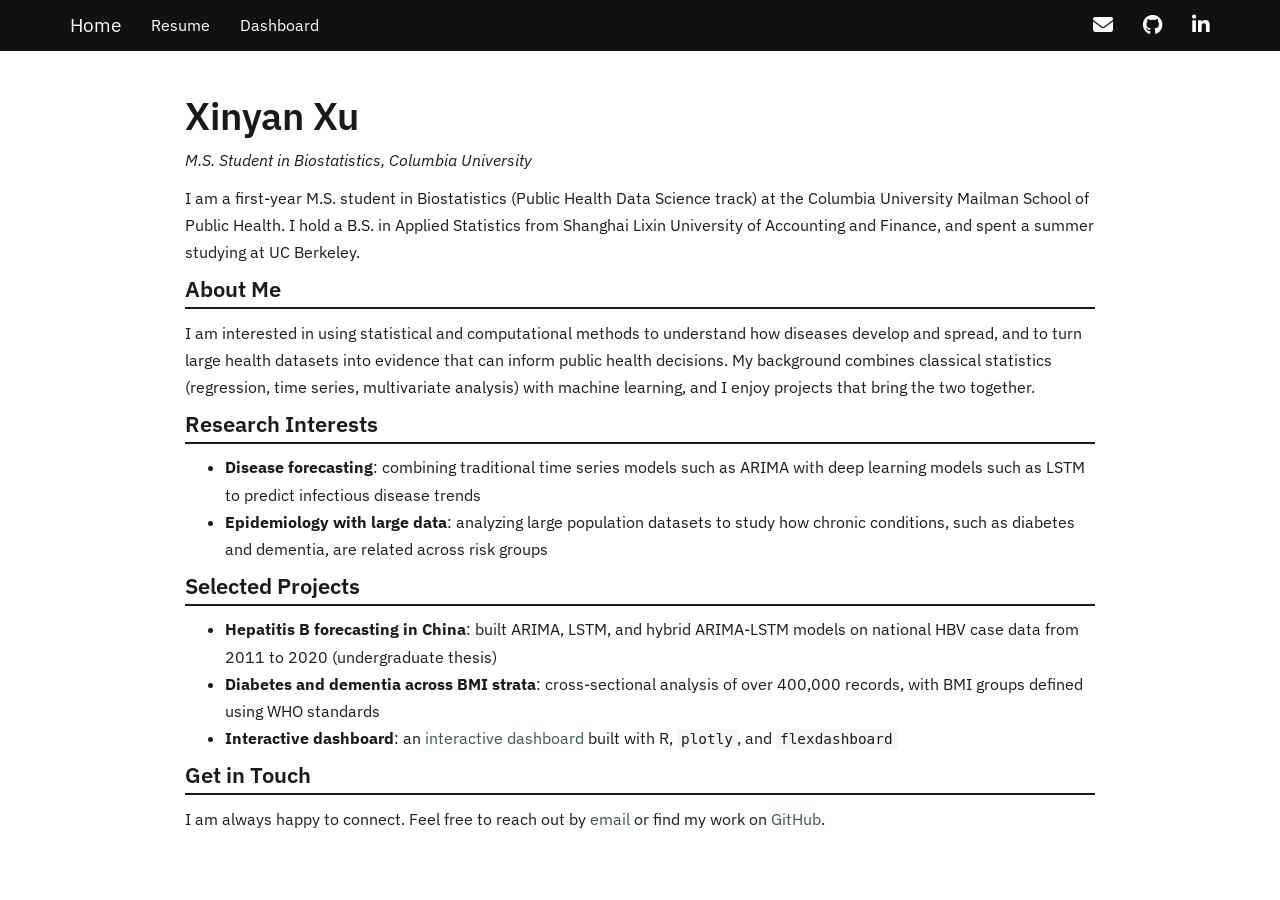
<file: index.html>
<!DOCTYPE html>

<html>

<head>

<meta charset="utf-8" />
<meta name="generator" content="pandoc" />
<meta http-equiv="X-UA-Compatible" content="IE=EDGE" />




<title>Xinyan Xu</title>

<script src="site_libs/header-attrs-2.32/header-attrs.js"></script>
<script src="site_libs/jquery-3.6.0/jquery-3.6.0.min.js"></script>
<meta name="viewport" content="width=device-width, initial-scale=1" />
<link href="site_libs/bootstrap-3.3.5/css/cosmo.min.css" rel="stylesheet" />
<script src="site_libs/bootstrap-3.3.5/js/bootstrap.min.js"></script>
<script src="site_libs/bootstrap-3.3.5/shim/html5shiv.min.js"></script>
<script src="site_libs/bootstrap-3.3.5/shim/respond.min.js"></script>
<style>h1 {font-size: 34px;}
       h1.title {font-size: 38px;}
       h2 {font-size: 30px;}
       h3 {font-size: 24px;}
       h4 {font-size: 18px;}
       h5 {font-size: 16px;}
       h6 {font-size: 12px;}
       code {color: inherit; background-color: rgba(0, 0, 0, 0.04);}
       pre:not([class]) { background-color: white }</style>
<script src="site_libs/navigation-1.1/tabsets.js"></script>
<link href="site_libs/highlightjs-9.12.0/default.css" rel="stylesheet" />
<script src="site_libs/highlightjs-9.12.0/highlight.js"></script>
<link href="site_libs/font-awesome-6.5.2/css/all.min.css" rel="stylesheet" />
<link href="site_libs/font-awesome-6.5.2/css/v4-shims.min.css" rel="stylesheet" />

<style type="text/css">
  code{white-space: pre-wrap;}
  span.smallcaps{font-variant: small-caps;}
  span.underline{text-decoration: underline;}
  div.column{display: inline-block; vertical-align: top; width: 50%;}
  div.hanging-indent{margin-left: 1.5em; text-indent: -1.5em;}
  ul.task-list{list-style: none;}
    </style>

<style type="text/css">code{white-space: pre;}</style>
<script type="text/javascript">
if (window.hljs) {
  hljs.configure({languages: []});
  hljs.initHighlightingOnLoad();
  if (document.readyState && document.readyState === "complete") {
    window.setTimeout(function() { hljs.initHighlighting(); }, 0);
  }
}
</script>






<link rel="stylesheet" href="styles.css" type="text/css" />



<style type = "text/css">
.main-container {
  max-width: 940px;
  margin-left: auto;
  margin-right: auto;
}
img {
  max-width:100%;
}
.tabbed-pane {
  padding-top: 12px;
}
.html-widget {
  margin-bottom: 20px;
}
button.code-folding-btn:focus {
  outline: none;
}
summary {
  display: list-item;
}
details > summary > p:only-child {
  display: inline;
}
pre code {
  padding: 0;
}
</style>


<style type="text/css">
.dropdown-submenu {
  position: relative;
}
.dropdown-submenu>.dropdown-menu {
  top: 0;
  left: 100%;
  margin-top: -6px;
  margin-left: -1px;
  border-radius: 0 6px 6px 6px;
}
.dropdown-submenu:hover>.dropdown-menu {
  display: block;
}
.dropdown-submenu>a:after {
  display: block;
  content: " ";
  float: right;
  width: 0;
  height: 0;
  border-color: transparent;
  border-style: solid;
  border-width: 5px 0 5px 5px;
  border-left-color: #cccccc;
  margin-top: 5px;
  margin-right: -10px;
}
.dropdown-submenu:hover>a:after {
  border-left-color: #adb5bd;
}
.dropdown-submenu.pull-left {
  float: none;
}
.dropdown-submenu.pull-left>.dropdown-menu {
  left: -100%;
  margin-left: 10px;
  border-radius: 6px 0 6px 6px;
}
</style>

<script type="text/javascript">
// manage active state of menu based on current page
$(document).ready(function () {
  // active menu anchor
  href = window.location.pathname
  href = href.substr(href.lastIndexOf('/') + 1)
  if (href === "")
    href = "index.html";
  var menuAnchor = $('a[href="' + href + '"]');

  // mark the anchor link active (and if it's in a dropdown, also mark that active)
  var dropdown = menuAnchor.closest('li.dropdown');
  if (window.bootstrap) { // Bootstrap 4+
    menuAnchor.addClass('active');
    dropdown.find('> .dropdown-toggle').addClass('active');
  } else { // Bootstrap 3
    menuAnchor.parent().addClass('active');
    dropdown.addClass('active');
  }

  // Navbar adjustments
  var navHeight = $(".navbar").first().height() + 15;
  var style = document.createElement('style');
  var pt = "padding-top: " + navHeight + "px; ";
  var mt = "margin-top: -" + navHeight + "px; ";
  var css = "";
  // offset scroll position for anchor links (for fixed navbar)
  for (var i = 1; i <= 6; i++) {
    css += ".section h" + i + "{ " + pt + mt + "}\n";
  }
  style.innerHTML = "body {" + pt + "padding-bottom: 40px; }\n" + css;
  document.head.appendChild(style);
});
</script>

<!-- tabsets -->

<style type="text/css">
.tabset-dropdown > .nav-tabs {
  display: inline-table;
  max-height: 500px;
  min-height: 44px;
  overflow-y: auto;
  border: 1px solid #ddd;
  border-radius: 4px;
}

.tabset-dropdown > .nav-tabs > li.active:before, .tabset-dropdown > .nav-tabs.nav-tabs-open:before {
  content: "\e259";
  font-family: 'Glyphicons Halflings';
  display: inline-block;
  padding: 10px;
  border-right: 1px solid #ddd;
}

.tabset-dropdown > .nav-tabs.nav-tabs-open > li.active:before {
  content: "\e258";
  font-family: 'Glyphicons Halflings';
  border: none;
}

.tabset-dropdown > .nav-tabs > li.active {
  display: block;
}

.tabset-dropdown > .nav-tabs > li > a,
.tabset-dropdown > .nav-tabs > li > a:focus,
.tabset-dropdown > .nav-tabs > li > a:hover {
  border: none;
  display: inline-block;
  border-radius: 4px;
  background-color: transparent;
}

.tabset-dropdown > .nav-tabs.nav-tabs-open > li {
  display: block;
  float: none;
}

.tabset-dropdown > .nav-tabs > li {
  display: none;
}
</style>

<!-- code folding -->




</head>

<body>


<div class="container-fluid main-container">




<div class="navbar navbar-default  navbar-fixed-top" role="navigation">
  <div class="container">
    <div class="navbar-header">
      <button type="button" class="navbar-toggle collapsed" data-toggle="collapse" data-bs-toggle="collapse" data-target="#navbar" data-bs-target="#navbar">
        <span class="icon-bar"></span>
        <span class="icon-bar"></span>
        <span class="icon-bar"></span>
      </button>
      <a class="navbar-brand" href="index.html">Home</a>
    </div>
    <div id="navbar" class="navbar-collapse collapse">
      <ul class="nav navbar-nav">
        <li>
  <a href="resume.html">Resume</a>
</li>
<li>
  <a href="dashboard.html">Dashboard</a>
</li>
      </ul>
      <ul class="nav navbar-nav navbar-right">
        <li>
  <a href="mailto:1533505248@qq.com">
    <span class="fa fa-envelope fa-lg"></span>
     
  </a>
</li>
<li>
  <a href="https://github.com/Chekila/">
    <span class="fa fa-github fa-lg"></span>
     
  </a>
</li>
<li>
  <a href="https://www.linkedin.com/in/xinyan-xu-9b0156449/">
    <span class="fa fa-linkedin fa-lg"></span>
     
  </a>
</li>
      </ul>
    </div><!--/.nav-collapse -->
  </div><!--/.container -->
</div><!--/.navbar -->

<div id="header">



<h1 class="title toc-ignore">Xinyan Xu</h1>

</div>


<p><em>M.S. Student in Biostatistics, Columbia University</em></p>
<p>I am a first-year M.S. student in Biostatistics (Public Health Data
Science track) at the Columbia University Mailman School of Public
Health. I hold a B.S. in Applied Statistics from Shanghai Lixin
University of Accounting and Finance, and spent a summer studying at UC
Berkeley.</p>
<div id="about-me" class="section level2">
<h2>About Me</h2>
<p>I am interested in using statistical and computational methods to
understand how diseases develop and spread, and to turn large health
datasets into evidence that can inform public health decisions. My
background combines classical statistics (regression, time series,
multivariate analysis) with machine learning, and I enjoy projects that
bring the two together.</p>
</div>
<div id="research-interests" class="section level2">
<h2>Research Interests</h2>
<ul>
<li><strong>Disease forecasting</strong>: combining traditional time
series models such as ARIMA with deep learning models such as LSTM to
predict infectious disease trends</li>
<li><strong>Epidemiology with large data</strong>: analyzing large
population datasets to study how chronic conditions, such as diabetes
and dementia, are related across risk groups</li>
</ul>
</div>
<div id="selected-projects" class="section level2">
<h2>Selected Projects</h2>
<ul>
<li><strong>Hepatitis B forecasting in China</strong>: built ARIMA,
LSTM, and hybrid ARIMA-LSTM models on national HBV case data from 2011
to 2020 (undergraduate thesis)</li>
<li><strong>Diabetes and dementia across BMI strata</strong>:
cross-sectional analysis of over 400,000 records, with BMI groups
defined using WHO standards</li>
<li><strong>Interactive dashboard</strong>: an <a
href="dashboard.html">interactive dashboard</a> built with R,
<code>plotly</code>, and <code>flexdashboard</code></li>
</ul>
</div>
<div id="get-in-touch" class="section level2">
<h2>Get in Touch</h2>
<p>I am always happy to connect. Feel free to reach out by <a
href="mailto:ava202407@outlook.com">email</a> or find my work on <a
href="https://github.com/Chekila">GitHub</a>.</p>
</div>




</div>

<script>

// add bootstrap table styles to pandoc tables
function bootstrapStylePandocTables() {
  $('tr.odd').parent('tbody').parent('table').addClass('table table-condensed');
}
$(document).ready(function () {
  bootstrapStylePandocTables();
});


</script>

<!-- tabsets -->

<script>
$(document).ready(function () {
  window.buildTabsets("TOC");
});

$(document).ready(function () {
  $('.tabset-dropdown > .nav-tabs > li').click(function () {
    $(this).parent().toggleClass('nav-tabs-open');
  });
});
</script>

<!-- code folding -->


<!-- dynamically load mathjax for compatibility with self-contained -->
<script>
  (function () {
    var script = document.createElement("script");
    script.type = "text/javascript";
    script.src  = "https://mathjax.rstudio.com/latest/MathJax.js?config=TeX-AMS-MML_HTMLorMML";
    document.getElementsByTagName("head")[0].appendChild(script);
  })();
</script>

</body>
</html>
</file>
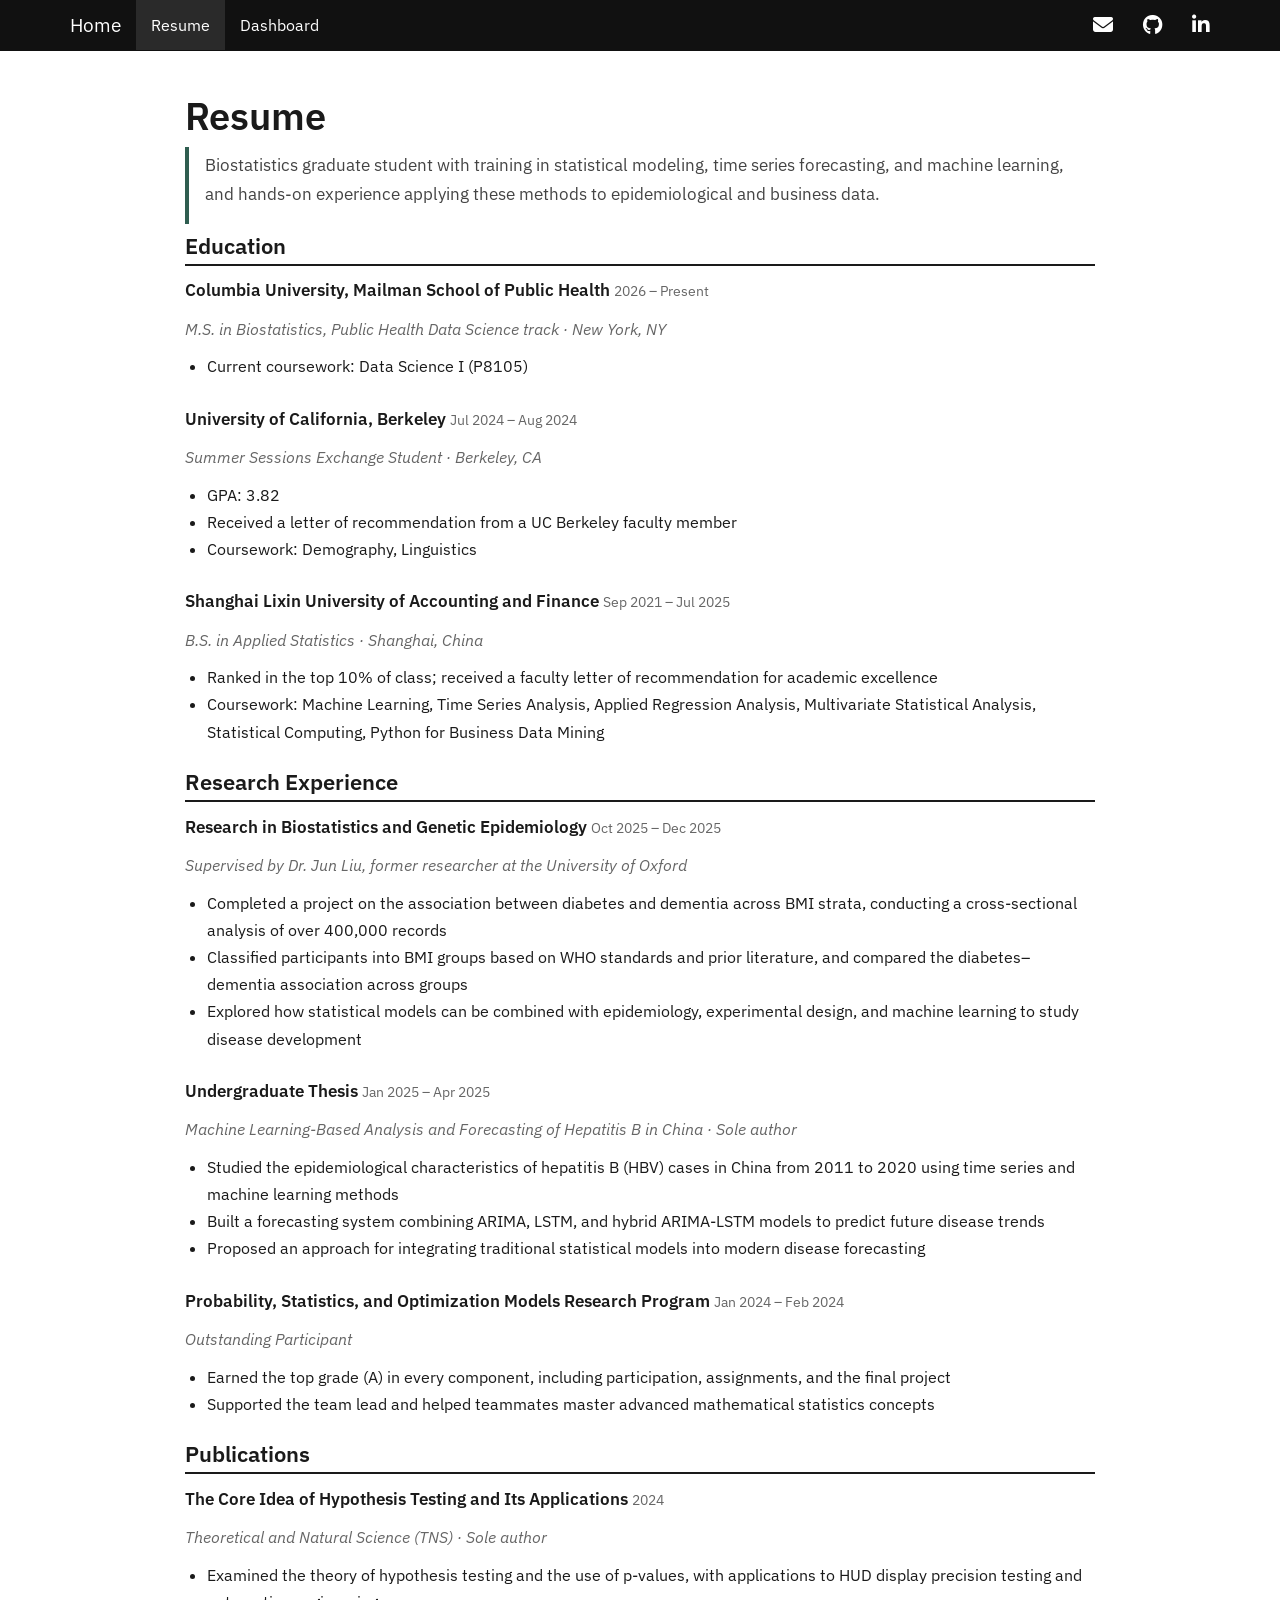
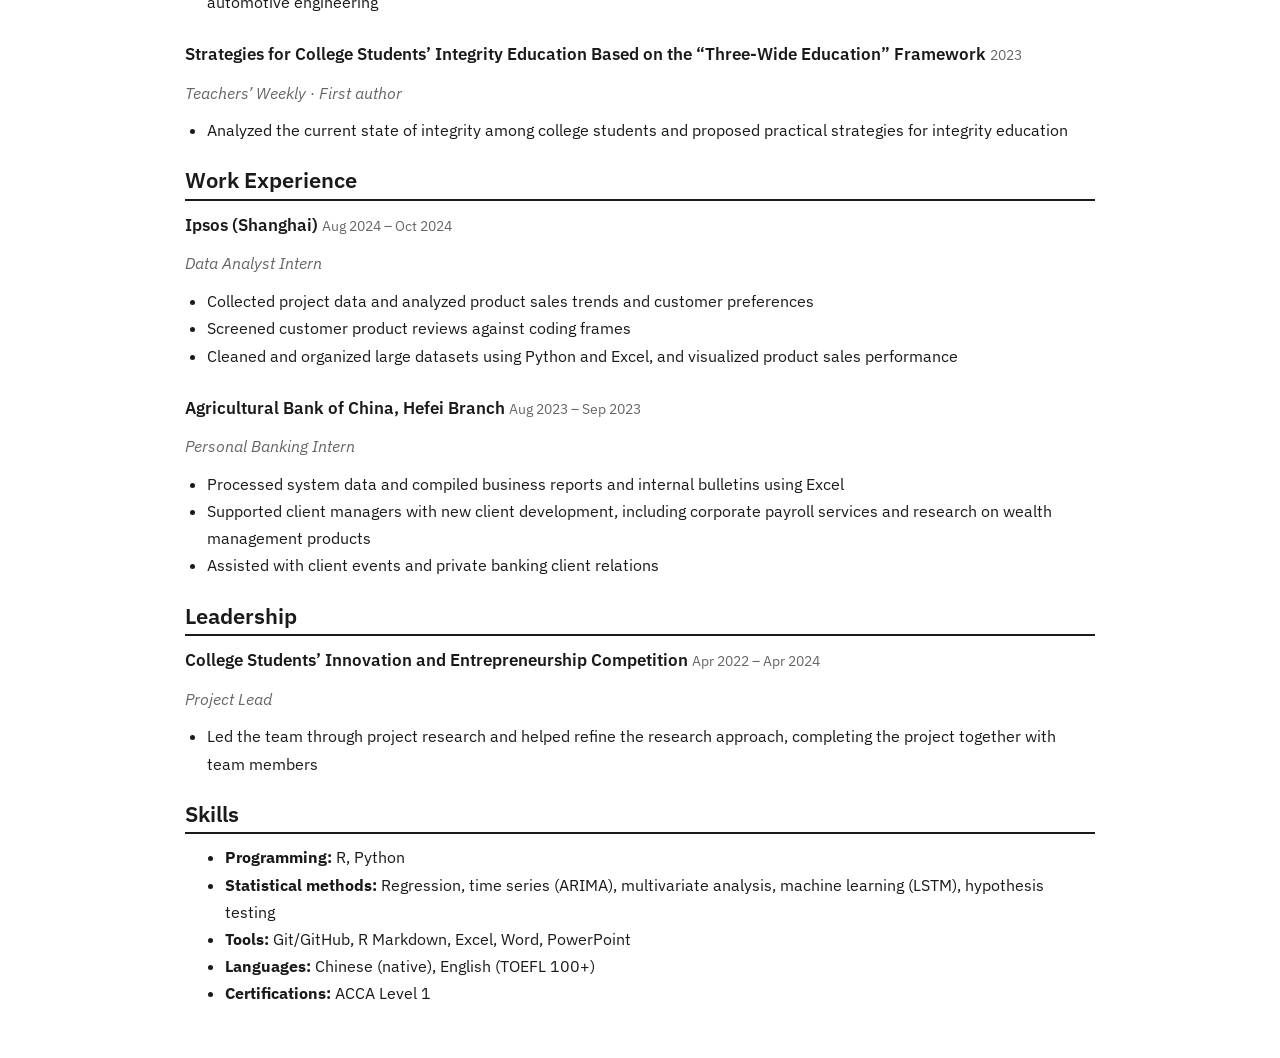
<file: resume.html>
<!DOCTYPE html>

<html>

<head>

<meta charset="utf-8" />
<meta name="generator" content="pandoc" />
<meta http-equiv="X-UA-Compatible" content="IE=EDGE" />




<title>Resume</title>

<script src="site_libs/header-attrs-2.32/header-attrs.js"></script>
<script src="site_libs/jquery-3.6.0/jquery-3.6.0.min.js"></script>
<meta name="viewport" content="width=device-width, initial-scale=1" />
<link href="site_libs/bootstrap-3.3.5/css/cosmo.min.css" rel="stylesheet" />
<script src="site_libs/bootstrap-3.3.5/js/bootstrap.min.js"></script>
<script src="site_libs/bootstrap-3.3.5/shim/html5shiv.min.js"></script>
<script src="site_libs/bootstrap-3.3.5/shim/respond.min.js"></script>
<style>h1 {font-size: 34px;}
       h1.title {font-size: 38px;}
       h2 {font-size: 30px;}
       h3 {font-size: 24px;}
       h4 {font-size: 18px;}
       h5 {font-size: 16px;}
       h6 {font-size: 12px;}
       code {color: inherit; background-color: rgba(0, 0, 0, 0.04);}
       pre:not([class]) { background-color: white }</style>
<script src="site_libs/navigation-1.1/tabsets.js"></script>
<link href="site_libs/highlightjs-9.12.0/default.css" rel="stylesheet" />
<script src="site_libs/highlightjs-9.12.0/highlight.js"></script>
<link href="site_libs/font-awesome-6.5.2/css/all.min.css" rel="stylesheet" />
<link href="site_libs/font-awesome-6.5.2/css/v4-shims.min.css" rel="stylesheet" />

<style type="text/css">
  code{white-space: pre-wrap;}
  span.smallcaps{font-variant: small-caps;}
  span.underline{text-decoration: underline;}
  div.column{display: inline-block; vertical-align: top; width: 50%;}
  div.hanging-indent{margin-left: 1.5em; text-indent: -1.5em;}
  ul.task-list{list-style: none;}
    </style>

<style type="text/css">code{white-space: pre;}</style>
<script type="text/javascript">
if (window.hljs) {
  hljs.configure({languages: []});
  hljs.initHighlightingOnLoad();
  if (document.readyState && document.readyState === "complete") {
    window.setTimeout(function() { hljs.initHighlighting(); }, 0);
  }
}
</script>






<link rel="stylesheet" href="styles.css" type="text/css" />



<style type = "text/css">
.main-container {
  max-width: 940px;
  margin-left: auto;
  margin-right: auto;
}
img {
  max-width:100%;
}
.tabbed-pane {
  padding-top: 12px;
}
.html-widget {
  margin-bottom: 20px;
}
button.code-folding-btn:focus {
  outline: none;
}
summary {
  display: list-item;
}
details > summary > p:only-child {
  display: inline;
}
pre code {
  padding: 0;
}
</style>


<style type="text/css">
.dropdown-submenu {
  position: relative;
}
.dropdown-submenu>.dropdown-menu {
  top: 0;
  left: 100%;
  margin-top: -6px;
  margin-left: -1px;
  border-radius: 0 6px 6px 6px;
}
.dropdown-submenu:hover>.dropdown-menu {
  display: block;
}
.dropdown-submenu>a:after {
  display: block;
  content: " ";
  float: right;
  width: 0;
  height: 0;
  border-color: transparent;
  border-style: solid;
  border-width: 5px 0 5px 5px;
  border-left-color: #cccccc;
  margin-top: 5px;
  margin-right: -10px;
}
.dropdown-submenu:hover>a:after {
  border-left-color: #adb5bd;
}
.dropdown-submenu.pull-left {
  float: none;
}
.dropdown-submenu.pull-left>.dropdown-menu {
  left: -100%;
  margin-left: 10px;
  border-radius: 6px 0 6px 6px;
}
</style>

<script type="text/javascript">
// manage active state of menu based on current page
$(document).ready(function () {
  // active menu anchor
  href = window.location.pathname
  href = href.substr(href.lastIndexOf('/') + 1)
  if (href === "")
    href = "index.html";
  var menuAnchor = $('a[href="' + href + '"]');

  // mark the anchor link active (and if it's in a dropdown, also mark that active)
  var dropdown = menuAnchor.closest('li.dropdown');
  if (window.bootstrap) { // Bootstrap 4+
    menuAnchor.addClass('active');
    dropdown.find('> .dropdown-toggle').addClass('active');
  } else { // Bootstrap 3
    menuAnchor.parent().addClass('active');
    dropdown.addClass('active');
  }

  // Navbar adjustments
  var navHeight = $(".navbar").first().height() + 15;
  var style = document.createElement('style');
  var pt = "padding-top: " + navHeight + "px; ";
  var mt = "margin-top: -" + navHeight + "px; ";
  var css = "";
  // offset scroll position for anchor links (for fixed navbar)
  for (var i = 1; i <= 6; i++) {
    css += ".section h" + i + "{ " + pt + mt + "}\n";
  }
  style.innerHTML = "body {" + pt + "padding-bottom: 40px; }\n" + css;
  document.head.appendChild(style);
});
</script>

<!-- tabsets -->

<style type="text/css">
.tabset-dropdown > .nav-tabs {
  display: inline-table;
  max-height: 500px;
  min-height: 44px;
  overflow-y: auto;
  border: 1px solid #ddd;
  border-radius: 4px;
}

.tabset-dropdown > .nav-tabs > li.active:before, .tabset-dropdown > .nav-tabs.nav-tabs-open:before {
  content: "\e259";
  font-family: 'Glyphicons Halflings';
  display: inline-block;
  padding: 10px;
  border-right: 1px solid #ddd;
}

.tabset-dropdown > .nav-tabs.nav-tabs-open > li.active:before {
  content: "\e258";
  font-family: 'Glyphicons Halflings';
  border: none;
}

.tabset-dropdown > .nav-tabs > li.active {
  display: block;
}

.tabset-dropdown > .nav-tabs > li > a,
.tabset-dropdown > .nav-tabs > li > a:focus,
.tabset-dropdown > .nav-tabs > li > a:hover {
  border: none;
  display: inline-block;
  border-radius: 4px;
  background-color: transparent;
}

.tabset-dropdown > .nav-tabs.nav-tabs-open > li {
  display: block;
  float: none;
}

.tabset-dropdown > .nav-tabs > li {
  display: none;
}
</style>

<!-- code folding -->




</head>

<body>


<div class="container-fluid main-container">




<div class="navbar navbar-default  navbar-fixed-top" role="navigation">
  <div class="container">
    <div class="navbar-header">
      <button type="button" class="navbar-toggle collapsed" data-toggle="collapse" data-bs-toggle="collapse" data-target="#navbar" data-bs-target="#navbar">
        <span class="icon-bar"></span>
        <span class="icon-bar"></span>
        <span class="icon-bar"></span>
      </button>
      <a class="navbar-brand" href="index.html">Home</a>
    </div>
    <div id="navbar" class="navbar-collapse collapse">
      <ul class="nav navbar-nav">
        <li>
  <a href="resume.html">Resume</a>
</li>
<li>
  <a href="dashboard.html">Dashboard</a>
</li>
      </ul>
      <ul class="nav navbar-nav navbar-right">
        <li>
  <a href="mailto:1533505248@qq.com">
    <span class="fa fa-envelope fa-lg"></span>
     
  </a>
</li>
<li>
  <a href="https://github.com/Chekila/">
    <span class="fa fa-github fa-lg"></span>
     
  </a>
</li>
<li>
  <a href="https://www.linkedin.com/in/xinyan-xu-9b0156449/">
    <span class="fa fa-linkedin fa-lg"></span>
     
  </a>
</li>
      </ul>
    </div><!--/.nav-collapse -->
  </div><!--/.container -->
</div><!--/.navbar -->

<div id="header">



<h1 class="title toc-ignore">Resume</h1>

</div>


<div class="summary">
<p>Biostatistics graduate student with training in statistical modeling,
time series forecasting, and machine learning, and hands-on experience
applying these methods to epidemiological and business data.</p>
</div>
<div id="education" class="section level2">
<h2>Education</h2>
<div class="entry">
<div class="entry-head">
<p><span class="entry-title">Columbia University, Mailman School of
Public Health</span> <span class="entry-date">2026 – Present</span></p>
</div>
<p><span class="entry-sub">M.S. in Biostatistics, Public Health Data
Science track · New York, NY</span></p>
<ul>
<li>Current coursework: Data Science I (P8105)</li>
</ul>
</div>
<div class="entry">
<div class="entry-head">
<p><span class="entry-title">University of California, Berkeley</span>
<span class="entry-date">Jul 2024 – Aug 2024</span></p>
</div>
<p><span class="entry-sub">Summer Sessions Exchange Student · Berkeley,
CA</span></p>
<ul>
<li>GPA: 3.82</li>
<li>Received a letter of recommendation from a UC Berkeley faculty
member</li>
<li>Coursework: Demography, Linguistics</li>
</ul>
</div>
<div class="entry">
<div class="entry-head">
<p><span class="entry-title">Shanghai Lixin University of Accounting and
Finance</span> <span class="entry-date">Sep 2021 – Jul 2025</span></p>
</div>
<p><span class="entry-sub">B.S. in Applied Statistics · Shanghai,
China</span></p>
<ul>
<li>Ranked in the top 10% of class; received a faculty letter of
recommendation for academic excellence</li>
<li>Coursework: Machine Learning, Time Series Analysis, Applied
Regression Analysis, Multivariate Statistical Analysis, Statistical
Computing, Python for Business Data Mining</li>
</ul>
</div>
</div>
<div id="research-experience" class="section level2">
<h2>Research Experience</h2>
<div class="entry">
<div class="entry-head">
<p><span class="entry-title">Research in Biostatistics and Genetic
Epidemiology</span> <span class="entry-date">Oct 2025 – Dec
2025</span></p>
</div>
<p><span class="entry-sub">Supervised by Dr. Jun Liu, former researcher
at the University of Oxford</span></p>
<ul>
<li>Completed a project on the association between diabetes and dementia
across BMI strata, conducting a cross-sectional analysis of over 400,000
records</li>
<li>Classified participants into BMI groups based on WHO standards and
prior literature, and compared the diabetes–dementia association across
groups</li>
<li>Explored how statistical models can be combined with epidemiology,
experimental design, and machine learning to study disease
development</li>
</ul>
</div>
<div class="entry">
<div class="entry-head">
<p><span class="entry-title">Undergraduate Thesis</span> <span
class="entry-date">Jan 2025 – Apr 2025</span></p>
</div>
<p><span class="entry-sub"><em>Machine Learning-Based Analysis and
Forecasting of Hepatitis B in China</em> · Sole author</span></p>
<ul>
<li>Studied the epidemiological characteristics of hepatitis B (HBV)
cases in China from 2011 to 2020 using time series and machine learning
methods</li>
<li>Built a forecasting system combining ARIMA, LSTM, and hybrid
ARIMA-LSTM models to predict future disease trends</li>
<li>Proposed an approach for integrating traditional statistical models
into modern disease forecasting</li>
</ul>
</div>
<div class="entry">
<div class="entry-head">
<p><span class="entry-title">Probability, Statistics, and Optimization
Models Research Program</span> <span class="entry-date">Jan 2024 – Feb
2024</span></p>
</div>
<p><span class="entry-sub">Outstanding Participant</span></p>
<ul>
<li>Earned the top grade (A) in every component, including
participation, assignments, and the final project</li>
<li>Supported the team lead and helped teammates master advanced
mathematical statistics concepts</li>
</ul>
</div>
</div>
<div id="publications" class="section level2">
<h2>Publications</h2>
<div class="entry">
<div class="entry-head">
<p><span class="entry-title">The Core Idea of Hypothesis Testing and Its
Applications</span> <span class="entry-date">2024</span></p>
</div>
<p><span class="entry-sub"><em>Theoretical and Natural Science</em>
(TNS) · Sole author</span></p>
<ul>
<li>Examined the theory of hypothesis testing and the use of p-values,
with applications to HUD display precision testing and automotive
engineering</li>
</ul>
</div>
<div class="entry">
<div class="entry-head">
<p><span class="entry-title">Strategies for College Students’ Integrity
Education Based on the “Three-Wide Education” Framework</span> <span
class="entry-date">2023</span></p>
</div>
<p><span class="entry-sub"><em>Teachers’ Weekly</em> · First
author</span></p>
<ul>
<li>Analyzed the current state of integrity among college students and
proposed practical strategies for integrity education</li>
</ul>
</div>
</div>
<div id="work-experience" class="section level2">
<h2>Work Experience</h2>
<div class="entry">
<div class="entry-head">
<p><span class="entry-title">Ipsos (Shanghai)</span> <span
class="entry-date">Aug 2024 – Oct 2024</span></p>
</div>
<p><span class="entry-sub">Data Analyst Intern</span></p>
<ul>
<li>Collected project data and analyzed product sales trends and
customer preferences</li>
<li>Screened customer product reviews against coding frames</li>
<li>Cleaned and organized large datasets using Python and Excel, and
visualized product sales performance</li>
</ul>
</div>
<div class="entry">
<div class="entry-head">
<p><span class="entry-title">Agricultural Bank of China, Hefei
Branch</span> <span class="entry-date">Aug 2023 – Sep 2023</span></p>
</div>
<p><span class="entry-sub">Personal Banking Intern</span></p>
<ul>
<li>Processed system data and compiled business reports and internal
bulletins using Excel</li>
<li>Supported client managers with new client development, including
corporate payroll services and research on wealth management
products</li>
<li>Assisted with client events and private banking client
relations</li>
</ul>
</div>
</div>
<div id="leadership" class="section level2">
<h2>Leadership</h2>
<div class="entry">
<div class="entry-head">
<p><span class="entry-title">College Students’ Innovation and
Entrepreneurship Competition</span> <span class="entry-date">Apr 2022 –
Apr 2024</span></p>
</div>
<p><span class="entry-sub">Project Lead</span></p>
<ul>
<li>Led the team through project research and helped refine the research
approach, completing the project together with team members</li>
</ul>
</div>
</div>
<div id="skills" class="section level2">
<h2>Skills</h2>
<ul>
<li><strong>Programming:</strong> R, Python</li>
<li><strong>Statistical methods:</strong> Regression, time series
(ARIMA), multivariate analysis, machine learning (LSTM), hypothesis
testing</li>
<li><strong>Tools:</strong> Git/GitHub, R Markdown, Excel, Word,
PowerPoint</li>
<li><strong>Languages:</strong> Chinese (native), English (TOEFL
100+)</li>
<li><strong>Certifications:</strong> ACCA Level 1</li>
</ul>
</div>




</div>

<script>

// add bootstrap table styles to pandoc tables
function bootstrapStylePandocTables() {
  $('tr.odd').parent('tbody').parent('table').addClass('table table-condensed');
}
$(document).ready(function () {
  bootstrapStylePandocTables();
});


</script>

<!-- tabsets -->

<script>
$(document).ready(function () {
  window.buildTabsets("TOC");
});

$(document).ready(function () {
  $('.tabset-dropdown > .nav-tabs > li').click(function () {
    $(this).parent().toggleClass('nav-tabs-open');
  });
});
</script>

<!-- code folding -->


<!-- dynamically load mathjax for compatibility with self-contained -->
<script>
  (function () {
    var script = document.createElement("script");
    script.type = "text/javascript";
    script.src  = "https://mathjax.rstudio.com/latest/MathJax.js?config=TeX-AMS-MML_HTMLorMML";
    document.getElementsByTagName("head")[0].appendChild(script);
  })();
</script>

</body>
</html>
</file>
<file: site_libs/highlightjs-9.12.0/default.css>
.hljs-literal {
  color: #990073;
}

.hljs-number {
  color: #099;
}

.hljs-comment {
  color: #998;
  font-style: italic;
}

.hljs-keyword {
  color: #900;
  font-weight: bold;
}

.hljs-string {
  color: #d14;
}
</file>
<file: styles.css>
@import url('https://fonts.googleapis.com/css2?family=IBM+Plex+Sans:wght@400;500;600;700&display=swap');

/* Color and font settings */
:root {
  --text: #1a1a1a;
  --muted: #666666;
  --nav-bg: #111111;
  --accent: #2f5d50;
  --panel-bg: #f5f5f2;
  --border: #e2e2dd;
  --font: 'IBM Plex Sans', 'Segoe UI', sans-serif;
}

/* General */
body {
  font-family: var(--font);
  font-size: 16px;
  line-height: 1.7;
  color: var(--text);
}

.main-container {
  max-width: 960px;
}

h1, h2, h3, h4 {
  font-family: var(--font);
  font-weight: 600;
  color: var(--text);
}

h1.title {
  margin-top: 30px;
}

h2 {
  font-size: 22px;
  margin-top: 44px;
  padding-bottom: 6px;
  border-bottom: 2px solid var(--text);
}

a {
  color: var(--accent);
}

a:hover {
  color: var(--text);
}

/* Navigation bar */
.navbar,
.navbar-default,
.navbar-inverse {
  background-color: var(--nav-bg) !important;
  border-color: var(--nav-bg) !important;
  font-family: var(--font);
}

.navbar .navbar-brand,
.navbar .navbar-nav > li > a {
  color: #ffffff !important;
}

.navbar .navbar-brand:hover,
.navbar .navbar-nav > li > a:hover,
.navbar .navbar-nav > .active > a,
.navbar .navbar-nav > .active > a:hover {
  color: #ffffff !important;
  background-color: #2a2a2a !important;
}

/* Landing page */
.hero {
  background-color: var(--panel-bg);
  border-radius: 10px;
  padding: 36px 40px;
  margin: 36px 0 10px;
}

.hero .name {
  display: block;
  font-size: 44px;
  font-weight: 700;
  color: var(--text);
  line-height: 1.2;
}

.hero .tagline {
  display: block;
  font-size: 21px;
  font-weight: 500;
  color: var(--muted);
  margin: 8px 0 18px;
}

.btn-row .btn {
  margin: 8px 10px 0 0;
  border-radius: 6px;
  padding: 8px 18px;
  font-family: var(--font);
}

.btn-row .btn-primary {
  background-color: var(--text);
  border-color: var(--text);
  color: #ffffff;
}

.btn-row .btn-default {
  background-color: #ffffff;
  border: 1px solid var(--text);
  color: var(--text);
}

.btn-row .btn:hover {
  opacity: 0.8;
}

.cards {
  display: grid;
  grid-template-columns: repeat(auto-fit, minmax(280px, 1fr));
  gap: 20px;
  margin-top: 18px;
}

.card {
  border: 1px solid var(--border);
  border-top: 4px solid var(--accent);
  border-radius: 8px;
  padding: 16px 20px;
  background: var(--panel-bg);
}

.card p:first-child strong {
  color: var(--text);
  font-size: 17px;
}

/* Resume page */
.entry {
  margin-bottom: 24px;
}

.entry-head {
  display: flex;
  justify-content: space-between;
  align-items: baseline;
  flex-wrap: wrap;
  gap: 8px;
}

.entry-title {
  font-weight: 600;
  font-size: 17px;
  color: var(--text);
}

.entry-date {
  color: var(--muted);
  font-size: 14px;
  white-space: nowrap;
}

.entry-sub {
  display: block;
  font-style: italic;
  color: var(--muted);
  margin-bottom: 4px;
}

.entry ul {
  margin-top: 4px;
  padding-left: 22px;
}

.summary {
  font-size: 17px;
  color: #444444;
  border-left: 4px solid var(--accent);
  padding: 4px 0 4px 16px;
  margin: 10px 0;
}
</file>
<file: site_libs/bootstrap-3.3.5/css/cosmo.min.css>
@font-face {
  font-family: 'Source Sans Pro';
  font-style: normal;
  font-weight: 300;
  src: url(fonts/SourceSansProLight.ttf) format('truetype');
}
@font-face {
  font-family: 'Source Sans Pro';
  font-style: normal;
  font-weight: 400;
  src: url(fonts/SourceSansPro.ttf) format('truetype');
}
@font-face {
  font-family: 'Source Sans Pro';
  font-style: normal;
  font-weight: 700;
  src: url(fonts/SourceSansProBold.ttf) format('truetype');
}

/*!
 * bootswatch v3.3.6
 * Homepage: http://bootswatch.com
 * Copyright 2012-2015 Thomas Park
 * Licensed under MIT
 * Based on Bootstrap
*//*!
 * Bootstrap v3.3.6 (http://getbootstrap.com)
 * Copyright 2011-2015 Twitter, Inc.
 * Licensed under MIT (https://github.com/twbs/bootstrap/blob/master/LICENSE)
 *//*! normalize.css v3.0.3 | MIT License | github.com/necolas/normalize.css */html{font-family:sans-serif;-ms-text-size-adjust:100%;-webkit-text-size-adjust:100%}body{margin:0}article,aside,details,figcaption,figure,footer,header,hgroup,main,menu,nav,section,summary{display:block}audio,canvas,progress,video{display:inline-block;vertical-align:baseline}audio:not([controls]){display:none;height:0}[hidden],template{display:none}a{background-color:transparent}a:active,a:hover{outline:0}abbr[title]{border-bottom:1px dotted}b,strong{font-weight:bold}dfn{font-style:italic}h1{font-size:2em;margin:0.67em 0}mark{background:#ff0;color:#000}small{font-size:80%}sub,sup{font-size:75%;line-height:0;position:relative;vertical-align:baseline}sup{top:-0.5em}sub{bottom:-0.25em}img{border:0}svg:not(:root){overflow:hidden}figure{margin:1em 40px}hr{-webkit-box-sizing:content-box;-moz-box-sizing:content-box;box-sizing:content-box;height:0}pre{overflow:auto}code,kbd,pre,samp{font-family:monospace, monospace;font-size:1em}button,input,optgroup,select,textarea{color:inherit;font:inherit;margin:0}button{overflow:visible}button,select{text-transform:none}button,html input[type="button"],input[type="reset"],input[type="submit"]{-webkit-appearance:button;cursor:pointer}button[disabled],html input[disabled]{cursor:default}button::-moz-focus-inner,input::-moz-focus-inner{border:0;padding:0}input{line-height:normal}input[type="checkbox"],input[type="radio"]{-webkit-box-sizing:border-box;-moz-box-sizing:border-box;box-sizing:border-box;padding:0}input[type="number"]::-webkit-inner-spin-button,input[type="number"]::-webkit-outer-spin-button{height:auto}input[type="search"]{-webkit-appearance:textfield;-webkit-box-sizing:content-box;-moz-box-sizing:content-box;box-sizing:content-box}input[type="search"]::-webkit-search-cancel-button,input[type="search"]::-webkit-search-decoration{-webkit-appearance:none}fieldset{border:1px solid #c0c0c0;margin:0 2px;padding:0.35em 0.625em 0.75em}legend{border:0;padding:0}textarea{overflow:auto}optgroup{font-weight:bold}table{border-collapse:collapse;border-spacing:0}td,th{padding:0}/*! Source: https://github.com/h5bp/html5-boilerplate/blob/master/src/css/main.css */@media print{*,*:before,*:after{background:transparent !important;color:#000 !important;-webkit-box-shadow:none !important;box-shadow:none !important;text-shadow:none !important}a,a:visited{text-decoration:underline}a[href]:after{content:" (" attr(href) ")"}abbr[title]:after{content:" (" attr(title) ")"}a[href^="#"]:after,a[href^="javascript:"]:after{content:""}pre,blockquote{border:1px solid #999;page-break-inside:avoid}thead{display:table-header-group}tr,img{page-break-inside:avoid}img{max-width:100% !important}p,h2,h3{orphans:3;widows:3}h2,h3{page-break-after:avoid}.navbar{display:none}.btn>.caret,.dropup>.btn>.caret{border-top-color:#000 !important}.label{border:1px solid #000}.table{border-collapse:collapse !important}.table td,.table th{background-color:#fff !important}.table-bordered th,.table-bordered td{border:1px solid #ddd !important}}@font-face{font-family:'Glyphicons Halflings';src:url('../fonts/glyphicons-halflings-regular.eot');src:url('../fonts/glyphicons-halflings-regular.eot?#iefix') format('embedded-opentype'),url('../fonts/glyphicons-halflings-regular.woff') format('woff'),url('../fonts/glyphicons-halflings-regular.ttf') format('truetype'),url('../fonts/glyphicons-halflings-regular.svg#glyphicons_halflingsregular') format('svg')}.glyphicon{position:relative;top:1px;display:inline-block;font-family:'Glyphicons Halflings';font-style:normal;font-weight:normal;line-height:1;-webkit-font-smoothing:antialiased;-moz-osx-font-smoothing:grayscale}.glyphicon-asterisk:before{content:"\002a"}.glyphicon-plus:before{content:"\002b"}.glyphicon-euro:before,.glyphicon-eur:before{content:"\20ac"}.glyphicon-minus:before{content:"\2212"}.glyphicon-cloud:before{content:"\2601"}.glyphicon-envelope:before{content:"\2709"}.glyphicon-pencil:before{content:"\270f"}.glyphicon-glass:before{content:"\e001"}.glyphicon-music:before{content:"\e002"}.glyphicon-search:before{content:"\e003"}.glyphicon-heart:before{content:"\e005"}.glyphicon-star:before{content:"\e006"}.glyphicon-star-empty:before{content:"\e007"}.glyphicon-user:before{content:"\e008"}.glyphicon-film:before{content:"\e009"}.glyphicon-th-large:before{content:"\e010"}.glyphicon-th:before{content:"\e011"}.glyphicon-th-list:before{content:"\e012"}.glyphicon-ok:before{content:"\e013"}.glyphicon-remove:before{content:"\e014"}.glyphicon-zoom-in:before{content:"\e015"}.glyphicon-zoom-out:before{content:"\e016"}.glyphicon-off:before{content:"\e017"}.glyphicon-signal:before{content:"\e018"}.glyphicon-cog:before{content:"\e019"}.glyphicon-trash:before{content:"\e020"}.glyphicon-home:before{content:"\e021"}.glyphicon-file:before{content:"\e022"}.glyphicon-time:before{content:"\e023"}.glyphicon-road:before{content:"\e024"}.glyphicon-download-alt:before{content:"\e025"}.glyphicon-download:before{content:"\e026"}.glyphicon-upload:before{content:"\e027"}.glyphicon-inbox:before{content:"\e028"}.glyphicon-play-circle:before{content:"\e029"}.glyphicon-repeat:before{content:"\e030"}.glyphicon-refresh:before{content:"\e031"}.glyphicon-list-alt:before{content:"\e032"}.glyphicon-lock:before{content:"\e033"}.glyphicon-flag:before{content:"\e034"}.glyphicon-headphones:before{content:"\e035"}.glyphicon-volume-off:before{content:"\e036"}.glyphicon-volume-down:before{content:"\e037"}.glyphicon-volume-up:before{content:"\e038"}.glyphicon-qrcode:before{content:"\e039"}.glyphicon-barcode:before{content:"\e040"}.glyphicon-tag:before{content:"\e041"}.glyphicon-tags:before{content:"\e042"}.glyphicon-book:before{content:"\e043"}.glyphicon-bookmark:before{content:"\e044"}.glyphicon-print:before{content:"\e045"}.glyphicon-camera:before{content:"\e046"}.glyphicon-font:before{content:"\e047"}.glyphicon-bold:before{content:"\e048"}.glyphicon-italic:before{content:"\e049"}.glyphicon-text-height:before{content:"\e050"}.glyphicon-text-width:before{content:"\e051"}.glyphicon-align-left:before{content:"\e052"}.glyphicon-align-center:before{content:"\e053"}.glyphicon-align-right:before{content:"\e054"}.glyphicon-align-justify:before{content:"\e055"}.glyphicon-list:before{content:"\e056"}.glyphicon-indent-left:before{content:"\e057"}.glyphicon-indent-right:before{content:"\e058"}.glyphicon-facetime-video:before{content:"\e059"}.glyphicon-picture:before{content:"\e060"}.glyphicon-map-marker:before{content:"\e062"}.glyphicon-adjust:before{content:"\e063"}.glyphicon-tint:before{content:"\e064"}.glyphicon-edit:before{content:"\e065"}.glyphicon-share:before{content:"\e066"}.glyphicon-check:before{content:"\e067"}.glyphicon-move:before{content:"\e068"}.glyphicon-step-backward:before{content:"\e069"}.glyphicon-fast-backward:before{content:"\e070"}.glyphicon-backward:before{content:"\e071"}.glyphicon-play:before{content:"\e072"}.glyphicon-pause:before{content:"\e073"}.glyphicon-stop:before{content:"\e074"}.glyphicon-forward:before{content:"\e075"}.glyphicon-fast-forward:before{content:"\e076"}.glyphicon-step-forward:before{content:"\e077"}.glyphicon-eject:before{content:"\e078"}.glyphicon-chevron-left:before{content:"\e079"}.glyphicon-chevron-right:before{content:"\e080"}.glyphicon-plus-sign:before{content:"\e081"}.glyphicon-minus-sign:before{content:"\e082"}.glyphicon-remove-sign:before{content:"\e083"}.glyphicon-ok-sign:before{content:"\e084"}.glyphicon-question-sign:before{content:"\e085"}.glyphicon-info-sign:before{content:"\e086"}.glyphicon-screenshot:before{content:"\e087"}.glyphicon-remove-circle:before{content:"\e088"}.glyphicon-ok-circle:before{content:"\e089"}.glyphicon-ban-circle:before{content:"\e090"}.glyphicon-arrow-left:before{content:"\e091"}.glyphicon-arrow-right:before{content:"\e092"}.glyphicon-arrow-up:before{content:"\e093"}.glyphicon-arrow-down:before{content:"\e094"}.glyphicon-share-alt:before{content:"\e095"}.glyphicon-resize-full:before{content:"\e096"}.glyphicon-resize-small:before{content:"\e097"}.glyphicon-exclamation-sign:before{content:"\e101"}.glyphicon-gift:before{content:"\e102"}.glyphicon-leaf:before{content:"\e103"}.glyphicon-fire:before{content:"\e104"}.glyphicon-eye-open:before{content:"\e105"}.glyphicon-eye-close:before{content:"\e106"}.glyphicon-warning-sign:before{content:"\e107"}.glyphicon-plane:before{content:"\e108"}.glyphicon-calendar:before{content:"\e109"}.glyphicon-random:before{content:"\e110"}.glyphicon-comment:before{content:"\e111"}.glyphicon-magnet:before{content:"\e112"}.glyphicon-chevron-up:before{content:"\e113"}.glyphicon-chevron-down:before{content:"\e114"}.glyphicon-retweet:before{content:"\e115"}.glyphicon-shopping-cart:before{content:"\e116"}.glyphicon-folder-close:before{content:"\e117"}.glyphicon-folder-open:before{content:"\e118"}.glyphicon-resize-vertical:before{content:"\e119"}.glyphicon-resize-horizontal:before{content:"\e120"}.glyphicon-hdd:before{content:"\e121"}.glyphicon-bullhorn:before{content:"\e122"}.glyphicon-bell:before{content:"\e123"}.glyphicon-certificate:before{content:"\e124"}.glyphicon-thumbs-up:before{content:"\e125"}.glyphicon-thumbs-down:before{content:"\e126"}.glyphicon-hand-right:before{content:"\e127"}.glyphicon-hand-left:before{content:"\e128"}.glyphicon-hand-up:before{content:"\e129"}.glyphicon-hand-down:before{content:"\e130"}.glyphicon-circle-arrow-right:before{content:"\e131"}.glyphicon-circle-arrow-left:before{content:"\e132"}.glyphicon-circle-arrow-up:before{content:"\e133"}.glyphicon-circle-arrow-down:before{content:"\e134"}.glyphicon-globe:before{content:"\e135"}.glyphicon-wrench:before{content:"\e136"}.glyphicon-tasks:before{content:"\e137"}.glyphicon-filter:before{content:"\e138"}.glyphicon-briefcase:before{content:"\e139"}.glyphicon-fullscreen:before{content:"\e140"}.glyphicon-dashboard:before{content:"\e141"}.glyphicon-paperclip:before{content:"\e142"}.glyphicon-heart-empty:before{content:"\e143"}.glyphicon-link:before{content:"\e144"}.glyphicon-phone:before{content:"\e145"}.glyphicon-pushpin:before{content:"\e146"}.glyphicon-usd:before{content:"\e148"}.glyphicon-gbp:before{content:"\e149"}.glyphicon-sort:before{content:"\e150"}.glyphicon-sort-by-alphabet:before{content:"\e151"}.glyphicon-sort-by-alphabet-alt:before{content:"\e152"}.glyphicon-sort-by-order:before{content:"\e153"}.glyphicon-sort-by-order-alt:before{content:"\e154"}.glyphicon-sort-by-attributes:before{content:"\e155"}.glyphicon-sort-by-attributes-alt:before{content:"\e156"}.glyphicon-unchecked:before{content:"\e157"}.glyphicon-expand:before{content:"\e158"}.glyphicon-collapse-down:before{content:"\e159"}.glyphicon-collapse-up:before{content:"\e160"}.glyphicon-log-in:before{content:"\e161"}.glyphicon-flash:before{content:"\e162"}.glyphicon-log-out:before{content:"\e163"}.glyphicon-new-window:before{content:"\e164"}.glyphicon-record:before{content:"\e165"}.glyphicon-save:before{content:"\e166"}.glyphicon-open:before{content:"\e167"}.glyphicon-saved:before{content:"\e168"}.glyphicon-import:before{content:"\e169"}.glyphicon-export:before{content:"\e170"}.glyphicon-send:before{content:"\e171"}.glyphicon-floppy-disk:before{content:"\e172"}.glyphicon-floppy-saved:before{content:"\e173"}.glyphicon-floppy-remove:before{content:"\e174"}.glyphicon-floppy-save:before{content:"\e175"}.glyphicon-floppy-open:before{content:"\e176"}.glyphicon-credit-card:before{content:"\e177"}.glyphicon-transfer:before{content:"\e178"}.glyphicon-cutlery:before{content:"\e179"}.glyphicon-header:before{content:"\e180"}.glyphicon-compressed:before{content:"\e181"}.glyphicon-earphone:before{content:"\e182"}.glyphicon-phone-alt:before{content:"\e183"}.glyphicon-tower:before{content:"\e184"}.glyphicon-stats:before{content:"\e185"}.glyphicon-sd-video:before{content:"\e186"}.glyphicon-hd-video:before{content:"\e187"}.glyphicon-subtitles:before{content:"\e188"}.glyphicon-sound-stereo:before{content:"\e189"}.glyphicon-sound-dolby:before{content:"\e190"}.glyphicon-sound-5-1:before{content:"\e191"}.glyphicon-sound-6-1:before{content:"\e192"}.glyphicon-sound-7-1:before{content:"\e193"}.glyphicon-copyright-mark:before{content:"\e194"}.glyphicon-registration-mark:before{content:"\e195"}.glyphicon-cloud-download:before{content:"\e197"}.glyphicon-cloud-upload:before{content:"\e198"}.glyphicon-tree-conifer:before{content:"\e199"}.glyphicon-tree-deciduous:before{content:"\e200"}.glyphicon-cd:before{content:"\e201"}.glyphicon-save-file:before{content:"\e202"}.glyphicon-open-file:before{content:"\e203"}.glyphicon-level-up:before{content:"\e204"}.glyphicon-copy:before{content:"\e205"}.glyphicon-paste:before{content:"\e206"}.glyphicon-alert:before{content:"\e209"}.glyphicon-equalizer:before{content:"\e210"}.glyphicon-king:before{content:"\e211"}.glyphicon-queen:before{content:"\e212"}.glyphicon-pawn:before{content:"\e213"}.glyphicon-bishop:before{content:"\e214"}.glyphicon-knight:before{content:"\e215"}.glyphicon-baby-formula:before{content:"\e216"}.glyphicon-tent:before{content:"\26fa"}.glyphicon-blackboard:before{content:"\e218"}.glyphicon-bed:before{content:"\e219"}.glyphicon-apple:before{content:"\f8ff"}.glyphicon-erase:before{content:"\e221"}.glyphicon-hourglass:before{content:"\231b"}.glyphicon-lamp:before{content:"\e223"}.glyphicon-duplicate:before{content:"\e224"}.glyphicon-piggy-bank:before{content:"\e225"}.glyphicon-scissors:before{content:"\e226"}.glyphicon-bitcoin:before{content:"\e227"}.glyphicon-btc:before{content:"\e227"}.glyphicon-xbt:before{content:"\e227"}.glyphicon-yen:before{content:"\00a5"}.glyphicon-jpy:before{content:"\00a5"}.glyphicon-ruble:before{content:"\20bd"}.glyphicon-rub:before{content:"\20bd"}.glyphicon-scale:before{content:"\e230"}.glyphicon-ice-lolly:before{content:"\e231"}.glyphicon-ice-lolly-tasted:before{content:"\e232"}.glyphicon-education:before{content:"\e233"}.glyphicon-option-horizontal:before{content:"\e234"}.glyphicon-option-vertical:before{content:"\e235"}.glyphicon-menu-hamburger:before{content:"\e236"}.glyphicon-modal-window:before{content:"\e237"}.glyphicon-oil:before{content:"\e238"}.glyphicon-grain:before{content:"\e239"}.glyphicon-sunglasses:before{content:"\e240"}.glyphicon-text-size:before{content:"\e241"}.glyphicon-text-color:before{content:"\e242"}.glyphicon-text-background:before{content:"\e243"}.glyphicon-object-align-top:before{content:"\e244"}.glyphicon-object-align-bottom:before{content:"\e245"}.glyphicon-object-align-horizontal:before{content:"\e246"}.glyphicon-object-align-left:before{content:"\e247"}.glyphicon-object-align-vertical:before{content:"\e248"}.glyphicon-object-align-right:before{content:"\e249"}.glyphicon-triangle-right:before{content:"\e250"}.glyphicon-triangle-left:before{content:"\e251"}.glyphicon-triangle-bottom:before{content:"\e252"}.glyphicon-triangle-top:before{content:"\e253"}.glyphicon-console:before{content:"\e254"}.glyphicon-superscript:before{content:"\e255"}.glyphicon-subscript:before{content:"\e256"}.glyphicon-menu-left:before{content:"\e257"}.glyphicon-menu-right:before{content:"\e258"}.glyphicon-menu-down:before{content:"\e259"}.glyphicon-menu-up:before{content:"\e260"}*{-webkit-box-sizing:border-box;-moz-box-sizing:border-box;box-sizing:border-box}*:before,*:after{-webkit-box-sizing:border-box;-moz-box-sizing:border-box;box-sizing:border-box}html{font-size:10px;-webkit-tap-highlight-color:rgba(0,0,0,0)}body{font-family:"Source Sans Pro",Calibri,Candara,Arial,sans-serif;font-size:15px;line-height:1.42857143;color:#333333;background-color:#ffffff}input,button,select,textarea{font-family:inherit;font-size:inherit;line-height:inherit}a{color:#2780e3;text-decoration:none}a:hover,a:focus{color:#165ba8;text-decoration:underline}a:focus{outline:thin dotted;outline:5px auto -webkit-focus-ring-color;outline-offset:-2px}figure{margin:0}img{vertical-align:middle}.img-responsive,.thumbnail>img,.thumbnail a>img,.carousel-inner>.item>img,.carousel-inner>.item>a>img{display:block;max-width:100%;height:auto}.img-rounded{border-radius:0}.img-thumbnail{padding:4px;line-height:1.42857143;background-color:#ffffff;border:1px solid #dddddd;border-radius:0;-webkit-transition:all .2s ease-in-out;-o-transition:all .2s ease-in-out;transition:all .2s ease-in-out;display:inline-block;max-width:100%;height:auto}.img-circle{border-radius:50%}hr{margin-top:21px;margin-bottom:21px;border:0;border-top:1px solid #e6e6e6}.sr-only{position:absolute;width:1px;height:1px;margin:-1px;padding:0;overflow:hidden;clip:rect(0, 0, 0, 0);border:0}.sr-only-focusable:active,.sr-only-focusable:focus{position:static;width:auto;height:auto;margin:0;overflow:visible;clip:auto}[role="button"]{cursor:pointer}h1,h2,h3,h4,h5,h6,.h1,.h2,.h3,.h4,.h5,.h6{font-family:"Source Sans Pro",Calibri,Candara,Arial,sans-serif;font-weight:300;line-height:1.1;color:inherit}h1 small,h2 small,h3 small,h4 small,h5 small,h6 small,.h1 small,.h2 small,.h3 small,.h4 small,.h5 small,.h6 small,h1 .small,h2 .small,h3 .small,h4 .small,h5 .small,h6 .small,.h1 .small,.h2 .small,.h3 .small,.h4 .small,.h5 .small,.h6 .small{font-weight:normal;line-height:1;color:#999999}h1,.h1,h2,.h2,h3,.h3{margin-top:21px;margin-bottom:10.5px}h1 small,.h1 small,h2 small,.h2 small,h3 small,.h3 small,h1 .small,.h1 .small,h2 .small,.h2 .small,h3 .small,.h3 .small{font-size:65%}h4,.h4,h5,.h5,h6,.h6{margin-top:10.5px;margin-bottom:10.5px}h4 small,.h4 small,h5 small,.h5 small,h6 small,.h6 small,h4 .small,.h4 .small,h5 .small,.h5 .small,h6 .small,.h6 .small{font-size:75%}h1,.h1{font-size:39px}h2,.h2{font-size:32px}h3,.h3{font-size:26px}h4,.h4{font-size:19px}h5,.h5{font-size:15px}h6,.h6{font-size:13px}p{margin:0 0 10.5px}.lead{margin-bottom:21px;font-size:17px;font-weight:300;line-height:1.4}@media (min-width:768px){.lead{font-size:22.5px}}small,.small{font-size:86%}mark,.mark{background-color:#ff7518;padding:.2em}.text-left{text-align:left}.text-right{text-align:right}.text-center{text-align:center}.text-justify{text-align:justify}.text-nowrap{white-space:nowrap}.text-lowercase{text-transform:lowercase}.text-uppercase{text-transform:uppercase}.text-capitalize{text-transform:capitalize}.text-muted{color:#999999}.text-primary{color:#2780e3}a.text-primary:hover,a.text-primary:focus{color:#1967be}.text-success{color:#ffffff}a.text-success:hover,a.text-success:focus{color:#e6e6e6}.text-info{color:#ffffff}a.text-info:hover,a.text-info:focus{color:#e6e6e6}.text-warning{color:#ffffff}a.text-warning:hover,a.text-warning:focus{color:#e6e6e6}.text-danger{color:#ffffff}a.text-danger:hover,a.text-danger:focus{color:#e6e6e6}.bg-primary{color:#fff;background-color:#2780e3}a.bg-primary:hover,a.bg-primary:focus{background-color:#1967be}.bg-success{background-color:#3fb618}a.bg-success:hover,a.bg-success:focus{background-color:#2f8912}.bg-info{background-color:#9954bb}a.bg-info:hover,a.bg-info:focus{background-color:#7e3f9d}.bg-warning{background-color:#ff7518}a.bg-warning:hover,a.bg-warning:focus{background-color:#e45c00}.bg-danger{background-color:#ff0039}a.bg-danger:hover,a.bg-danger:focus{background-color:#cc002e}.page-header{padding-bottom:9.5px;margin:42px 0 21px;border-bottom:1px solid #e6e6e6}ul,ol{margin-top:0;margin-bottom:10.5px}ul ul,ol ul,ul ol,ol ol{margin-bottom:0}.list-unstyled{padding-left:0;list-style:none}.list-inline{padding-left:0;list-style:none;margin-left:-5px}.list-inline>li{display:inline-block;padding-left:5px;padding-right:5px}dl{margin-top:0;margin-bottom:21px}dt,dd{line-height:1.42857143}dt{font-weight:bold}dd{margin-left:0}@media (min-width:768px){.dl-horizontal dt{float:left;width:160px;clear:left;text-align:right;overflow:hidden;text-overflow:ellipsis;white-space:nowrap}.dl-horizontal dd{margin-left:180px}}abbr[title],abbr[data-original-title]{cursor:help;border-bottom:1px dotted #999999}.initialism{font-size:90%;text-transform:uppercase}blockquote{padding:10.5px 21px;margin:0 0 21px;font-size:18.75px;border-left:5px solid #e6e6e6}blockquote p:last-child,blockquote ul:last-child,blockquote ol:last-child{margin-bottom:0}blockquote footer,blockquote small,blockquote .small{display:block;font-size:80%;line-height:1.42857143;color:#999999}blockquote footer:before,blockquote small:before,blockquote .small:before{content:'\2014 \00A0'}.blockquote-reverse,blockquote.pull-right{padding-right:15px;padding-left:0;border-right:5px solid #e6e6e6;border-left:0;text-align:right}.blockquote-reverse footer:before,blockquote.pull-right footer:before,.blockquote-reverse small:before,blockquote.pull-right small:before,.blockquote-reverse .small:before,blockquote.pull-right .small:before{content:''}.blockquote-reverse footer:after,blockquote.pull-right footer:after,.blockquote-reverse small:after,blockquote.pull-right small:after,.blockquote-reverse .small:after,blockquote.pull-right .small:after{content:'\00A0 \2014'}address{margin-bottom:21px;font-style:normal;line-height:1.42857143}code,kbd,pre,samp{font-family:monospace}code{padding:2px 4px;font-size:90%;color:#c7254e;background-color:#f9f2f4;border-radius:0}kbd{padding:2px 4px;font-size:90%;color:#ffffff;background-color:#333333;border-radius:0;-webkit-box-shadow:inset 0 -1px 0 rgba(0,0,0,0.25);box-shadow:inset 0 -1px 0 rgba(0,0,0,0.25)}kbd kbd{padding:0;font-size:100%;font-weight:bold;-webkit-box-shadow:none;box-shadow:none}pre{display:block;padding:10px;margin:0 0 10.5px;font-size:14px;line-height:1.42857143;word-break:break-all;word-wrap:break-word;color:#333333;background-color:#f5f5f5;border:1px solid #cccccc;border-radius:0}pre code{padding:0;font-size:inherit;color:inherit;white-space:pre-wrap;background-color:transparent;border-radius:0}.pre-scrollable{max-height:340px;overflow-y:scroll}.container{margin-right:auto;margin-left:auto;padding-left:15px;padding-right:15px}@media (min-width:768px){.container{width:750px}}@media (min-width:992px){.container{width:970px}}@media (min-width:1200px){.container{width:1170px}}.container-fluid{margin-right:auto;margin-left:auto;padding-left:15px;padding-right:15px}.row{margin-left:-15px;margin-right:-15px}.col-xs-1,.col-sm-1,.col-md-1,.col-lg-1,.col-xs-2,.col-sm-2,.col-md-2,.col-lg-2,.col-xs-3,.col-sm-3,.col-md-3,.col-lg-3,.col-xs-4,.col-sm-4,.col-md-4,.col-lg-4,.col-xs-5,.col-sm-5,.col-md-5,.col-lg-5,.col-xs-6,.col-sm-6,.col-md-6,.col-lg-6,.col-xs-7,.col-sm-7,.col-md-7,.col-lg-7,.col-xs-8,.col-sm-8,.col-md-8,.col-lg-8,.col-xs-9,.col-sm-9,.col-md-9,.col-lg-9,.col-xs-10,.col-sm-10,.col-md-10,.col-lg-10,.col-xs-11,.col-sm-11,.col-md-11,.col-lg-11,.col-xs-12,.col-sm-12,.col-md-12,.col-lg-12{position:relative;min-height:1px;padding-left:15px;padding-right:15px}.col-xs-1,.col-xs-2,.col-xs-3,.col-xs-4,.col-xs-5,.col-xs-6,.col-xs-7,.col-xs-8,.col-xs-9,.col-xs-10,.col-xs-11,.col-xs-12{float:left}.col-xs-12{width:100%}.col-xs-11{width:91.66666667%}.col-xs-10{width:83.33333333%}.col-xs-9{width:75%}.col-xs-8{width:66.66666667%}.col-xs-7{width:58.33333333%}.col-xs-6{width:50%}.col-xs-5{width:41.66666667%}.col-xs-4{width:33.33333333%}.col-xs-3{width:25%}.col-xs-2{width:16.66666667%}.col-xs-1{width:8.33333333%}.col-xs-pull-12{right:100%}.col-xs-pull-11{right:91.66666667%}.col-xs-pull-10{right:83.33333333%}.col-xs-pull-9{right:75%}.col-xs-pull-8{right:66.66666667%}.col-xs-pull-7{right:58.33333333%}.col-xs-pull-6{right:50%}.col-xs-pull-5{right:41.66666667%}.col-xs-pull-4{right:33.33333333%}.col-xs-pull-3{right:25%}.col-xs-pull-2{right:16.66666667%}.col-xs-pull-1{right:8.33333333%}.col-xs-pull-0{right:auto}.col-xs-push-12{left:100%}.col-xs-push-11{left:91.66666667%}.col-xs-push-10{left:83.33333333%}.col-xs-push-9{left:75%}.col-xs-push-8{left:66.66666667%}.col-xs-push-7{left:58.33333333%}.col-xs-push-6{left:50%}.col-xs-push-5{left:41.66666667%}.col-xs-push-4{left:33.33333333%}.col-xs-push-3{left:25%}.col-xs-push-2{left:16.66666667%}.col-xs-push-1{left:8.33333333%}.col-xs-push-0{left:auto}.col-xs-offset-12{margin-left:100%}.col-xs-offset-11{margin-left:91.66666667%}.col-xs-offset-10{margin-left:83.33333333%}.col-xs-offset-9{margin-left:75%}.col-xs-offset-8{margin-left:66.66666667%}.col-xs-offset-7{margin-left:58.33333333%}.col-xs-offset-6{margin-left:50%}.col-xs-offset-5{margin-left:41.66666667%}.col-xs-offset-4{margin-left:33.33333333%}.col-xs-offset-3{margin-left:25%}.col-xs-offset-2{margin-left:16.66666667%}.col-xs-offset-1{margin-left:8.33333333%}.col-xs-offset-0{margin-left:0%}@media (min-width:768px){.col-sm-1,.col-sm-2,.col-sm-3,.col-sm-4,.col-sm-5,.col-sm-6,.col-sm-7,.col-sm-8,.col-sm-9,.col-sm-10,.col-sm-11,.col-sm-12{float:left}.col-sm-12{width:100%}.col-sm-11{width:91.66666667%}.col-sm-10{width:83.33333333%}.col-sm-9{width:75%}.col-sm-8{width:66.66666667%}.col-sm-7{width:58.33333333%}.col-sm-6{width:50%}.col-sm-5{width:41.66666667%}.col-sm-4{width:33.33333333%}.col-sm-3{width:25%}.col-sm-2{width:16.66666667%}.col-sm-1{width:8.33333333%}.col-sm-pull-12{right:100%}.col-sm-pull-11{right:91.66666667%}.col-sm-pull-10{right:83.33333333%}.col-sm-pull-9{right:75%}.col-sm-pull-8{right:66.66666667%}.col-sm-pull-7{right:58.33333333%}.col-sm-pull-6{right:50%}.col-sm-pull-5{right:41.66666667%}.col-sm-pull-4{right:33.33333333%}.col-sm-pull-3{right:25%}.col-sm-pull-2{right:16.66666667%}.col-sm-pull-1{right:8.33333333%}.col-sm-pull-0{right:auto}.col-sm-push-12{left:100%}.col-sm-push-11{left:91.66666667%}.col-sm-push-10{left:83.33333333%}.col-sm-push-9{left:75%}.col-sm-push-8{left:66.66666667%}.col-sm-push-7{left:58.33333333%}.col-sm-push-6{left:50%}.col-sm-push-5{left:41.66666667%}.col-sm-push-4{left:33.33333333%}.col-sm-push-3{left:25%}.col-sm-push-2{left:16.66666667%}.col-sm-push-1{left:8.33333333%}.col-sm-push-0{left:auto}.col-sm-offset-12{margin-left:100%}.col-sm-offset-11{margin-left:91.66666667%}.col-sm-offset-10{margin-left:83.33333333%}.col-sm-offset-9{margin-left:75%}.col-sm-offset-8{margin-left:66.66666667%}.col-sm-offset-7{margin-left:58.33333333%}.col-sm-offset-6{margin-left:50%}.col-sm-offset-5{margin-left:41.66666667%}.col-sm-offset-4{margin-left:33.33333333%}.col-sm-offset-3{margin-left:25%}.col-sm-offset-2{margin-left:16.66666667%}.col-sm-offset-1{margin-left:8.33333333%}.col-sm-offset-0{margin-left:0%}}@media (min-width:992px){.col-md-1,.col-md-2,.col-md-3,.col-md-4,.col-md-5,.col-md-6,.col-md-7,.col-md-8,.col-md-9,.col-md-10,.col-md-11,.col-md-12{float:left}.col-md-12{width:100%}.col-md-11{width:91.66666667%}.col-md-10{width:83.33333333%}.col-md-9{width:75%}.col-md-8{width:66.66666667%}.col-md-7{width:58.33333333%}.col-md-6{width:50%}.col-md-5{width:41.66666667%}.col-md-4{width:33.33333333%}.col-md-3{width:25%}.col-md-2{width:16.66666667%}.col-md-1{width:8.33333333%}.col-md-pull-12{right:100%}.col-md-pull-11{right:91.66666667%}.col-md-pull-10{right:83.33333333%}.col-md-pull-9{right:75%}.col-md-pull-8{right:66.66666667%}.col-md-pull-7{right:58.33333333%}.col-md-pull-6{right:50%}.col-md-pull-5{right:41.66666667%}.col-md-pull-4{right:33.33333333%}.col-md-pull-3{right:25%}.col-md-pull-2{right:16.66666667%}.col-md-pull-1{right:8.33333333%}.col-md-pull-0{right:auto}.col-md-push-12{left:100%}.col-md-push-11{left:91.66666667%}.col-md-push-10{left:83.33333333%}.col-md-push-9{left:75%}.col-md-push-8{left:66.66666667%}.col-md-push-7{left:58.33333333%}.col-md-push-6{left:50%}.col-md-push-5{left:41.66666667%}.col-md-push-4{left:33.33333333%}.col-md-push-3{left:25%}.col-md-push-2{left:16.66666667%}.col-md-push-1{left:8.33333333%}.col-md-push-0{left:auto}.col-md-offset-12{margin-left:100%}.col-md-offset-11{margin-left:91.66666667%}.col-md-offset-10{margin-left:83.33333333%}.col-md-offset-9{margin-left:75%}.col-md-offset-8{margin-left:66.66666667%}.col-md-offset-7{margin-left:58.33333333%}.col-md-offset-6{margin-left:50%}.col-md-offset-5{margin-left:41.66666667%}.col-md-offset-4{margin-left:33.33333333%}.col-md-offset-3{margin-left:25%}.col-md-offset-2{margin-left:16.66666667%}.col-md-offset-1{margin-left:8.33333333%}.col-md-offset-0{margin-left:0%}}@media (min-width:1200px){.col-lg-1,.col-lg-2,.col-lg-3,.col-lg-4,.col-lg-5,.col-lg-6,.col-lg-7,.col-lg-8,.col-lg-9,.col-lg-10,.col-lg-11,.col-lg-12{float:left}.col-lg-12{width:100%}.col-lg-11{width:91.66666667%}.col-lg-10{width:83.33333333%}.col-lg-9{width:75%}.col-lg-8{width:66.66666667%}.col-lg-7{width:58.33333333%}.col-lg-6{width:50%}.col-lg-5{width:41.66666667%}.col-lg-4{width:33.33333333%}.col-lg-3{width:25%}.col-lg-2{width:16.66666667%}.col-lg-1{width:8.33333333%}.col-lg-pull-12{right:100%}.col-lg-pull-11{right:91.66666667%}.col-lg-pull-10{right:83.33333333%}.col-lg-pull-9{right:75%}.col-lg-pull-8{right:66.66666667%}.col-lg-pull-7{right:58.33333333%}.col-lg-pull-6{right:50%}.col-lg-pull-5{right:41.66666667%}.col-lg-pull-4{right:33.33333333%}.col-lg-pull-3{right:25%}.col-lg-pull-2{right:16.66666667%}.col-lg-pull-1{right:8.33333333%}.col-lg-pull-0{right:auto}.col-lg-push-12{left:100%}.col-lg-push-11{left:91.66666667%}.col-lg-push-10{left:83.33333333%}.col-lg-push-9{left:75%}.col-lg-push-8{left:66.66666667%}.col-lg-push-7{left:58.33333333%}.col-lg-push-6{left:50%}.col-lg-push-5{left:41.66666667%}.col-lg-push-4{left:33.33333333%}.col-lg-push-3{left:25%}.col-lg-push-2{left:16.66666667%}.col-lg-push-1{left:8.33333333%}.col-lg-push-0{left:auto}.col-lg-offset-12{margin-left:100%}.col-lg-offset-11{margin-left:91.66666667%}.col-lg-offset-10{margin-left:83.33333333%}.col-lg-offset-9{margin-left:75%}.col-lg-offset-8{margin-left:66.66666667%}.col-lg-offset-7{margin-left:58.33333333%}.col-lg-offset-6{margin-left:50%}.col-lg-offset-5{margin-left:41.66666667%}.col-lg-offset-4{margin-left:33.33333333%}.col-lg-offset-3{margin-left:25%}.col-lg-offset-2{margin-left:16.66666667%}.col-lg-offset-1{margin-left:8.33333333%}.col-lg-offset-0{margin-left:0%}}table{background-color:transparent}caption{padding-top:8px;padding-bottom:8px;color:#999999;text-align:left}th{}.table{width:100%;max-width:100%;margin-bottom:21px}.table>thead>tr>th,.table>tbody>tr>th,.table>tfoot>tr>th,.table>thead>tr>td,.table>tbody>tr>td,.table>tfoot>tr>td{padding:8px;line-height:1.42857143;vertical-align:top;border-top:1px solid #dddddd}.table>thead>tr>th{vertical-align:bottom;border-bottom:2px solid #dddddd}.table>caption+thead>tr:first-child>th,.table>colgroup+thead>tr:first-child>th,.table>thead:first-child>tr:first-child>th,.table>caption+thead>tr:first-child>td,.table>colgroup+thead>tr:first-child>td,.table>thead:first-child>tr:first-child>td{border-top:0}.table>tbody+tbody{border-top:2px solid #dddddd}.table .table{background-color:#ffffff}.table-condensed>thead>tr>th,.table-condensed>tbody>tr>th,.table-condensed>tfoot>tr>th,.table-condensed>thead>tr>td,.table-condensed>tbody>tr>td,.table-condensed>tfoot>tr>td{padding:5px}.table-bordered{border:1px solid #dddddd}.table-bordered>thead>tr>th,.table-bordered>tbody>tr>th,.table-bordered>tfoot>tr>th,.table-bordered>thead>tr>td,.table-bordered>tbody>tr>td,.table-bordered>tfoot>tr>td{border:1px solid #dddddd}.table-bordered>thead>tr>th,.table-bordered>thead>tr>td{border-bottom-width:2px}.table-striped>tbody>tr:nth-of-type(odd){background-color:#f9f9f9}.table-hover>tbody>tr:hover{background-color:#f5f5f5}table col[class*="col-"]{position:static;float:none;display:table-column}table td[class*="col-"],table th[class*="col-"]{position:static;float:none;display:table-cell}.table>thead>tr>td.active,.table>tbody>tr>td.active,.table>tfoot>tr>td.active,.table>thead>tr>th.active,.table>tbody>tr>th.active,.table>tfoot>tr>th.active,.table>thead>tr.active>td,.table>tbody>tr.active>td,.table>tfoot>tr.active>td,.table>thead>tr.active>th,.table>tbody>tr.active>th,.table>tfoot>tr.active>th{background-color:#f5f5f5}.table-hover>tbody>tr>td.active:hover,.table-hover>tbody>tr>th.active:hover,.table-hover>tbody>tr.active:hover>td,.table-hover>tbody>tr:hover>.active,.table-hover>tbody>tr.active:hover>th{background-color:#e8e8e8}.table>thead>tr>td.success,.table>tbody>tr>td.success,.table>tfoot>tr>td.success,.table>thead>tr>th.success,.table>tbody>tr>th.success,.table>tfoot>tr>th.success,.table>thead>tr.success>td,.table>tbody>tr.success>td,.table>tfoot>tr.success>td,.table>thead>tr.success>th,.table>tbody>tr.success>th,.table>tfoot>tr.success>th{background-color:#3fb618}.table-hover>tbody>tr>td.success:hover,.table-hover>tbody>tr>th.success:hover,.table-hover>tbody>tr.success:hover>td,.table-hover>tbody>tr:hover>.success,.table-hover>tbody>tr.success:hover>th{background-color:#379f15}.table>thead>tr>td.info,.table>tbody>tr>td.info,.table>tfoot>tr>td.info,.table>thead>tr>th.info,.table>tbody>tr>th.info,.table>tfoot>tr>th.info,.table>thead>tr.info>td,.table>tbody>tr.info>td,.table>tfoot>tr.info>td,.table>thead>tr.info>th,.table>tbody>tr.info>th,.table>tfoot>tr.info>th{background-color:#9954bb}.table-hover>tbody>tr>td.info:hover,.table-hover>tbody>tr>th.info:hover,.table-hover>tbody>tr.info:hover>td,.table-hover>tbody>tr:hover>.info,.table-hover>tbody>tr.info:hover>th{background-color:#8d46b0}.table>thead>tr>td.warning,.table>tbody>tr>td.warning,.table>tfoot>tr>td.warning,.table>thead>tr>th.warning,.table>tbody>tr>th.warning,.table>tfoot>tr>th.warning,.table>thead>tr.warning>td,.table>tbody>tr.warning>td,.table>tfoot>tr.warning>td,.table>thead>tr.warning>th,.table>tbody>tr.warning>th,.table>tfoot>tr.warning>th{background-color:#ff7518}.table-hover>tbody>tr>td.warning:hover,.table-hover>tbody>tr>th.warning:hover,.table-hover>tbody>tr.warning:hover>td,.table-hover>tbody>tr:hover>.warning,.table-hover>tbody>tr.warning:hover>th{background-color:#fe6600}.table>thead>tr>td.danger,.table>tbody>tr>td.danger,.table>tfoot>tr>td.danger,.table>thead>tr>th.danger,.table>tbody>tr>th.danger,.table>tfoot>tr>th.danger,.table>thead>tr.danger>td,.table>tbody>tr.danger>td,.table>tfoot>tr.danger>td,.table>thead>tr.danger>th,.table>tbody>tr.danger>th,.table>tfoot>tr.danger>th{background-color:#ff0039}.table-hover>tbody>tr>td.danger:hover,.table-hover>tbody>tr>th.danger:hover,.table-hover>tbody>tr.danger:hover>td,.table-hover>tbody>tr:hover>.danger,.table-hover>tbody>tr.danger:hover>th{background-color:#e60033}.table-responsive{overflow-x:auto;min-height:0.01%}@media screen and (max-width:767px){.table-responsive{width:100%;margin-bottom:15.75px;overflow-y:hidden;-ms-overflow-style:-ms-autohiding-scrollbar;border:1px solid #dddddd}.table-responsive>.table{margin-bottom:0}.table-responsive>.table>thead>tr>th,.table-responsive>.table>tbody>tr>th,.table-responsive>.table>tfoot>tr>th,.table-responsive>.table>thead>tr>td,.table-responsive>.table>tbody>tr>td,.table-responsive>.table>tfoot>tr>td{white-space:nowrap}.table-responsive>.table-bordered{border:0}.table-responsive>.table-bordered>thead>tr>th:first-child,.table-responsive>.table-bordered>tbody>tr>th:first-child,.table-responsive>.table-bordered>tfoot>tr>th:first-child,.table-responsive>.table-bordered>thead>tr>td:first-child,.table-responsive>.table-bordered>tbody>tr>td:first-child,.table-responsive>.table-bordered>tfoot>tr>td:first-child{border-left:0}.table-responsive>.table-bordered>thead>tr>th:last-child,.table-responsive>.table-bordered>tbody>tr>th:last-child,.table-responsive>.table-bordered>tfoot>tr>th:last-child,.table-responsive>.table-bordered>thead>tr>td:last-child,.table-responsive>.table-bordered>tbody>tr>td:last-child,.table-responsive>.table-bordered>tfoot>tr>td:last-child{border-right:0}.table-responsive>.table-bordered>tbody>tr:last-child>th,.table-responsive>.table-bordered>tfoot>tr:last-child>th,.table-responsive>.table-bordered>tbody>tr:last-child>td,.table-responsive>.table-bordered>tfoot>tr:last-child>td{border-bottom:0}}fieldset{padding:0;margin:0;border:0;min-width:0}legend{display:block;width:100%;padding:0;margin-bottom:21px;font-size:22.5px;line-height:inherit;color:#333333;border:0;border-bottom:1px solid #e5e5e5}label{display:inline-block;max-width:100%;margin-bottom:5px;font-weight:bold}input[type="search"]{-webkit-box-sizing:border-box;-moz-box-sizing:border-box;box-sizing:border-box}input[type="radio"],input[type="checkbox"]{margin:4px 0 0;margin-top:1px \9;line-height:normal}input[type="file"]{display:block}input[type="range"]{display:block;width:100%}select[multiple],select[size]{height:auto}input[type="file"]:focus,input[type="radio"]:focus,input[type="checkbox"]:focus{outline:thin dotted;outline:5px auto -webkit-focus-ring-color;outline-offset:-2px}output{display:block;padding-top:11px;font-size:15px;line-height:1.42857143;color:#333333}.form-control{display:block;width:100%;height:43px;padding:10px 18px;font-size:15px;line-height:1.42857143;color:#333333;background-color:#ffffff;background-image:none;border:1px solid #cccccc;border-radius:0;-webkit-box-shadow:inset 0 1px 1px rgba(0,0,0,0.075);box-shadow:inset 0 1px 1px rgba(0,0,0,0.075);-webkit-transition:border-color ease-in-out .15s,-webkit-box-shadow ease-in-out .15s;-o-transition:border-color ease-in-out .15s,box-shadow ease-in-out .15s;transition:border-color ease-in-out .15s,box-shadow ease-in-out .15s}.form-control:focus{border-color:#66afe9;outline:0;-webkit-box-shadow:inset 0 1px 1px rgba(0,0,0,0.075),0 0 8px rgba(102,175,233,0.6);box-shadow:inset 0 1px 1px rgba(0,0,0,0.075),0 0 8px rgba(102,175,233,0.6)}.form-control::-moz-placeholder{color:#999999;opacity:1}.form-control:-ms-input-placeholder{color:#999999}.form-control::-webkit-input-placeholder{color:#999999}.form-control::-ms-expand{border:0;background-color:transparent}.form-control[disabled],.form-control[readonly],fieldset[disabled] .form-control{background-color:#e6e6e6;opacity:1}.form-control[disabled],fieldset[disabled] .form-control{cursor:not-allowed}textarea.form-control{height:auto}input[type="search"]{-webkit-appearance:none}@media screen and (-webkit-min-device-pixel-ratio:0){input[type="date"].form-control,input[type="time"].form-control,input[type="datetime-local"].form-control,input[type="month"].form-control{line-height:43px}input[type="date"].input-sm,input[type="time"].input-sm,input[type="datetime-local"].input-sm,input[type="month"].input-sm,.input-group-sm input[type="date"],.input-group-sm input[type="time"],.input-group-sm input[type="datetime-local"],.input-group-sm input[type="month"]{line-height:31px}input[type="date"].input-lg,input[type="time"].input-lg,input[type="datetime-local"].input-lg,input[type="month"].input-lg,.input-group-lg input[type="date"],.input-group-lg input[type="time"],.input-group-lg input[type="datetime-local"],.input-group-lg input[type="month"]{line-height:64px}}.form-group{margin-bottom:15px}.radio,.checkbox{position:relative;display:block;margin-top:10px;margin-bottom:10px}.radio label,.checkbox label{min-height:21px;padding-left:20px;margin-bottom:0;font-weight:normal;cursor:pointer}.radio input[type="radio"],.radio-inline input[type="radio"],.checkbox input[type="checkbox"],.checkbox-inline input[type="checkbox"]{position:absolute;margin-left:-20px;margin-top:4px \9}.radio+.radio,.checkbox+.checkbox{margin-top:-5px}.radio-inline,.checkbox-inline{position:relative;display:inline-block;padding-left:20px;margin-bottom:0;vertical-align:middle;font-weight:normal;cursor:pointer}.radio-inline+.radio-inline,.checkbox-inline+.checkbox-inline{margin-top:0;margin-left:10px}input[type="radio"][disabled],input[type="checkbox"][disabled],input[type="radio"].disabled,input[type="checkbox"].disabled,fieldset[disabled] input[type="radio"],fieldset[disabled] input[type="checkbox"]{cursor:not-allowed}.radio-inline.disabled,.checkbox-inline.disabled,fieldset[disabled] .radio-inline,fieldset[disabled] .checkbox-inline{cursor:not-allowed}.radio.disabled label,.checkbox.disabled label,fieldset[disabled] .radio label,fieldset[disabled] .checkbox label{cursor:not-allowed}.form-control-static{padding-top:11px;padding-bottom:11px;margin-bottom:0;min-height:36px}.form-control-static.input-lg,.form-control-static.input-sm{padding-left:0;padding-right:0}.input-sm{height:31px;padding:5px 10px;font-size:13px;line-height:1.5;border-radius:0}select.input-sm{height:31px;line-height:31px}textarea.input-sm,select[multiple].input-sm{height:auto}.form-group-sm .form-control{height:31px;padding:5px 10px;font-size:13px;line-height:1.5;border-radius:0}.form-group-sm select.form-control{height:31px;line-height:31px}.form-group-sm textarea.form-control,.form-group-sm select[multiple].form-control{height:auto}.form-group-sm .form-control-static{height:31px;min-height:34px;padding:6px 10px;font-size:13px;line-height:1.5}.input-lg{height:64px;padding:18px 30px;font-size:19px;line-height:1.3333333;border-radius:0}select.input-lg{height:64px;line-height:64px}textarea.input-lg,select[multiple].input-lg{height:auto}.form-group-lg .form-control{height:64px;padding:18px 30px;font-size:19px;line-height:1.3333333;border-radius:0}.form-group-lg select.form-control{height:64px;line-height:64px}.form-group-lg textarea.form-control,.form-group-lg select[multiple].form-control{height:auto}.form-group-lg .form-control-static{height:64px;min-height:40px;padding:19px 30px;font-size:19px;line-height:1.3333333}.has-feedback{position:relative}.has-feedback .form-control{padding-right:53.75px}.form-control-feedback{position:absolute;top:0;right:0;z-index:2;display:block;width:43px;height:43px;line-height:43px;text-align:center;pointer-events:none}.input-lg+.form-control-feedback,.input-group-lg+.form-control-feedback,.form-group-lg .form-control+.form-control-feedback{width:64px;height:64px;line-height:64px}.input-sm+.form-control-feedback,.input-group-sm+.form-control-feedback,.form-group-sm .form-control+.form-control-feedback{width:31px;height:31px;line-height:31px}.has-success .help-block,.has-success .control-label,.has-success .radio,.has-success .checkbox,.has-success .radio-inline,.has-success .checkbox-inline,.has-success.radio label,.has-success.checkbox label,.has-success.radio-inline label,.has-success.checkbox-inline label{color:#ffffff}.has-success .form-control{border-color:#ffffff;-webkit-box-shadow:inset 0 1px 1px rgba(0,0,0,0.075);box-shadow:inset 0 1px 1px rgba(0,0,0,0.075)}.has-success .form-control:focus{border-color:#e6e6e6;-webkit-box-shadow:inset 0 1px 1px rgba(0,0,0,0.075),0 0 6px #fff;box-shadow:inset 0 1px 1px rgba(0,0,0,0.075),0 0 6px #fff}.has-success .input-group-addon{color:#ffffff;border-color:#ffffff;background-color:#3fb618}.has-success .form-control-feedback{color:#ffffff}.has-warning .help-block,.has-warning .control-label,.has-warning .radio,.has-warning .checkbox,.has-warning .radio-inline,.has-warning .checkbox-inline,.has-warning.radio label,.has-warning.checkbox label,.has-warning.radio-inline label,.has-warning.checkbox-inline label{color:#ffffff}.has-warning .form-control{border-color:#ffffff;-webkit-box-shadow:inset 0 1px 1px rgba(0,0,0,0.075);box-shadow:inset 0 1px 1px rgba(0,0,0,0.075)}.has-warning .form-control:focus{border-color:#e6e6e6;-webkit-box-shadow:inset 0 1px 1px rgba(0,0,0,0.075),0 0 6px #fff;box-shadow:inset 0 1px 1px rgba(0,0,0,0.075),0 0 6px #fff}.has-warning .input-group-addon{color:#ffffff;border-color:#ffffff;background-color:#ff7518}.has-warning .form-control-feedback{color:#ffffff}.has-error .help-block,.has-error .control-label,.has-error .radio,.has-error .checkbox,.has-error .radio-inline,.has-error .checkbox-inline,.has-error.radio label,.has-error.checkbox label,.has-error.radio-inline label,.has-error.checkbox-inline label{color:#ffffff}.has-error .form-control{border-color:#ffffff;-webkit-box-shadow:inset 0 1px 1px rgba(0,0,0,0.075);box-shadow:inset 0 1px 1px rgba(0,0,0,0.075)}.has-error .form-control:focus{border-color:#e6e6e6;-webkit-box-shadow:inset 0 1px 1px rgba(0,0,0,0.075),0 0 6px #fff;box-shadow:inset 0 1px 1px rgba(0,0,0,0.075),0 0 6px #fff}.has-error .input-group-addon{color:#ffffff;border-color:#ffffff;background-color:#ff0039}.has-error .form-control-feedback{color:#ffffff}.has-feedback label~.form-control-feedback{top:26px}.has-feedback label.sr-only~.form-control-feedback{top:0}.help-block{display:block;margin-top:5px;margin-bottom:10px;color:#737373}@media (min-width:768px){.form-inline .form-group{display:inline-block;margin-bottom:0;vertical-align:middle}.form-inline .form-control{display:inline-block;width:auto;vertical-align:middle}.form-inline .form-control-static{display:inline-block}.form-inline .input-group{display:inline-table;vertical-align:middle}.form-inline .input-group .input-group-addon,.form-inline .input-group .input-group-btn,.form-inline .input-group .form-control{width:auto}.form-inline .input-group>.form-control{width:100%}.form-inline .control-label{margin-bottom:0;vertical-align:middle}.form-inline .radio,.form-inline .checkbox{display:inline-block;margin-top:0;margin-bottom:0;vertical-align:middle}.form-inline .radio label,.form-inline .checkbox label{padding-left:0}.form-inline .radio input[type="radio"],.form-inline .checkbox input[type="checkbox"]{position:relative;margin-left:0}.form-inline .has-feedback .form-control-feedback{top:0}}.form-horizontal .radio,.form-horizontal .checkbox,.form-horizontal .radio-inline,.form-horizontal .checkbox-inline{margin-top:0;margin-bottom:0;padding-top:11px}.form-horizontal .radio,.form-horizontal .checkbox{min-height:32px}.form-horizontal .form-group{margin-left:-15px;margin-right:-15px}@media (min-width:768px){.form-horizontal .control-label{text-align:right;margin-bottom:0;padding-top:11px}}.form-horizontal .has-feedback .form-control-feedback{right:15px}@media (min-width:768px){.form-horizontal .form-group-lg .control-label{padding-top:19px;font-size:19px}}@media (min-width:768px){.form-horizontal .form-group-sm .control-label{padding-top:6px;font-size:13px}}.btn{display:inline-block;margin-bottom:0;font-weight:normal;text-align:center;vertical-align:middle;-ms-touch-action:manipulation;touch-action:manipulation;cursor:pointer;background-image:none;border:1px solid transparent;white-space:nowrap;padding:10px 18px;font-size:15px;line-height:1.42857143;border-radius:0;-webkit-user-select:none;-moz-user-select:none;-ms-user-select:none;user-select:none}.btn:focus,.btn:active:focus,.btn.active:focus,.btn.focus,.btn:active.focus,.btn.active.focus{outline:thin dotted;outline:5px auto -webkit-focus-ring-color;outline-offset:-2px}.btn:hover,.btn:focus,.btn.focus{color:#ffffff;text-decoration:none}.btn:active,.btn.active{outline:0;background-image:none;-webkit-box-shadow:inset 0 3px 5px rgba(0,0,0,0.125);box-shadow:inset 0 3px 5px rgba(0,0,0,0.125)}.btn.disabled,.btn[disabled],fieldset[disabled] .btn{cursor:not-allowed;opacity:0.65;filter:alpha(opacity=65);-webkit-box-shadow:none;box-shadow:none}a.btn.disabled,fieldset[disabled] a.btn{pointer-events:none}.btn-default{color:#ffffff;background-color:#222222;border-color:#222222}.btn-default:focus,.btn-default.focus{color:#ffffff;background-color:#090909;border-color:#000000}.btn-default:hover{color:#ffffff;background-color:#090909;border-color:#040404}.btn-default:active,.btn-default.active,.open>.dropdown-toggle.btn-default{color:#ffffff;background-color:#090909;border-color:#040404}.btn-default:active:hover,.btn-default.active:hover,.open>.dropdown-toggle.btn-default:hover,.btn-default:active:focus,.btn-default.active:focus,.open>.dropdown-toggle.btn-default:focus,.btn-default:active.focus,.btn-default.active.focus,.open>.dropdown-toggle.btn-default.focus{color:#ffffff;background-color:#000000;border-color:#000000}.btn-default:active,.btn-default.active,.open>.dropdown-toggle.btn-default{background-image:none}.btn-default.disabled:hover,.btn-default[disabled]:hover,fieldset[disabled] .btn-default:hover,.btn-default.disabled:focus,.btn-default[disabled]:focus,fieldset[disabled] .btn-default:focus,.btn-default.disabled.focus,.btn-default[disabled].focus,fieldset[disabled] .btn-default.focus{background-color:#222222;border-color:#222222}.btn-default .badge{color:#222222;background-color:#ffffff}.btn-primary{color:#ffffff;background-color:#2780e3;border-color:#2780e3}.btn-primary:focus,.btn-primary.focus{color:#ffffff;background-color:#1967be;border-color:#10427b}.btn-primary:hover{color:#ffffff;background-color:#1967be;border-color:#1862b5}.btn-primary:active,.btn-primary.active,.open>.dropdown-toggle.btn-primary{color:#ffffff;background-color:#1967be;border-color:#1862b5}.btn-primary:active:hover,.btn-primary.active:hover,.open>.dropdown-toggle.btn-primary:hover,.btn-primary:active:focus,.btn-primary.active:focus,.open>.dropdown-toggle.btn-primary:focus,.btn-primary:active.focus,.btn-primary.active.focus,.open>.dropdown-toggle.btn-primary.focus{color:#ffffff;background-color:#15569f;border-color:#10427b}.btn-primary:active,.btn-primary.active,.open>.dropdown-toggle.btn-primary{background-image:none}.btn-primary.disabled:hover,.btn-primary[disabled]:hover,fieldset[disabled] .btn-primary:hover,.btn-primary.disabled:focus,.btn-primary[disabled]:focus,fieldset[disabled] .btn-primary:focus,.btn-primary.disabled.focus,.btn-primary[disabled].focus,fieldset[disabled] .btn-primary.focus{background-color:#2780e3;border-color:#2780e3}.btn-primary .badge{color:#2780e3;background-color:#ffffff}.btn-success{color:#ffffff;background-color:#3fb618;border-color:#3fb618}.btn-success:focus,.btn-success.focus{color:#ffffff;background-color:#2f8912;border-color:#184509}.btn-success:hover{color:#ffffff;background-color:#2f8912;border-color:#2c8011}.btn-success:active,.btn-success.active,.open>.dropdown-toggle.btn-success{color:#ffffff;background-color:#2f8912;border-color:#2c8011}.btn-success:active:hover,.btn-success.active:hover,.open>.dropdown-toggle.btn-success:hover,.btn-success:active:focus,.btn-success.active:focus,.open>.dropdown-toggle.btn-success:focus,.btn-success:active.focus,.btn-success.active.focus,.open>.dropdown-toggle.btn-success.focus{color:#ffffff;background-color:#24690e;border-color:#184509}.btn-success:active,.btn-success.active,.open>.dropdown-toggle.btn-success{background-image:none}.btn-success.disabled:hover,.btn-success[disabled]:hover,fieldset[disabled] .btn-success:hover,.btn-success.disabled:focus,.btn-success[disabled]:focus,fieldset[disabled] .btn-success:focus,.btn-success.disabled.focus,.btn-success[disabled].focus,fieldset[disabled] .btn-success.focus{background-color:#3fb618;border-color:#3fb618}.btn-success .badge{color:#3fb618;background-color:#ffffff}.btn-info{color:#ffffff;background-color:#9954bb;border-color:#9954bb}.btn-info:focus,.btn-info.focus{color:#ffffff;background-color:#7e3f9d;border-color:#522967}.btn-info:hover{color:#ffffff;background-color:#7e3f9d;border-color:#783c96}.btn-info:active,.btn-info.active,.open>.dropdown-toggle.btn-info{color:#ffffff;background-color:#7e3f9d;border-color:#783c96}.btn-info:active:hover,.btn-info.active:hover,.open>.dropdown-toggle.btn-info:hover,.btn-info:active:focus,.btn-info.active:focus,.open>.dropdown-toggle.btn-info:focus,.btn-info:active.focus,.btn-info.active.focus,.open>.dropdown-toggle.btn-info.focus{color:#ffffff;background-color:#6a3484;border-color:#522967}.btn-info:active,.btn-info.active,.open>.dropdown-toggle.btn-info{background-image:none}.btn-info.disabled:hover,.btn-info[disabled]:hover,fieldset[disabled] .btn-info:hover,.btn-info.disabled:focus,.btn-info[disabled]:focus,fieldset[disabled] .btn-info:focus,.btn-info.disabled.focus,.btn-info[disabled].focus,fieldset[disabled] .btn-info.focus{background-color:#9954bb;border-color:#9954bb}.btn-info .badge{color:#9954bb;background-color:#ffffff}.btn-warning{color:#ffffff;background-color:#ff7518;border-color:#ff7518}.btn-warning:focus,.btn-warning.focus{color:#ffffff;background-color:#e45c00;border-color:#983d00}.btn-warning:hover{color:#ffffff;background-color:#e45c00;border-color:#da5800}.btn-warning:active,.btn-warning.active,.open>.dropdown-toggle.btn-warning{color:#ffffff;background-color:#e45c00;border-color:#da5800}.btn-warning:active:hover,.btn-warning.active:hover,.open>.dropdown-toggle.btn-warning:hover,.btn-warning:active:focus,.btn-warning.active:focus,.open>.dropdown-toggle.btn-warning:focus,.btn-warning:active.focus,.btn-warning.active.focus,.open>.dropdown-toggle.btn-warning.focus{color:#ffffff;background-color:#c04d00;border-color:#983d00}.btn-warning:active,.btn-warning.active,.open>.dropdown-toggle.btn-warning{background-image:none}.btn-warning.disabled:hover,.btn-warning[disabled]:hover,fieldset[disabled] .btn-warning:hover,.btn-warning.disabled:focus,.btn-warning[disabled]:focus,fieldset[disabled] .btn-warning:focus,.btn-warning.disabled.focus,.btn-warning[disabled].focus,fieldset[disabled] .btn-warning.focus{background-color:#ff7518;border-color:#ff7518}.btn-warning .badge{color:#ff7518;background-color:#ffffff}.btn-danger{color:#ffffff;background-color:#ff0039;border-color:#ff0039}.btn-danger:focus,.btn-danger.focus{color:#ffffff;background-color:#cc002e;border-color:#80001c}.btn-danger:hover{color:#ffffff;background-color:#cc002e;border-color:#c2002b}.btn-danger:active,.btn-danger.active,.open>.dropdown-toggle.btn-danger{color:#ffffff;background-color:#cc002e;border-color:#c2002b}.btn-danger:active:hover,.btn-danger.active:hover,.open>.dropdown-toggle.btn-danger:hover,.btn-danger:active:focus,.btn-danger.active:focus,.open>.dropdown-toggle.btn-danger:focus,.btn-danger:active.focus,.btn-danger.active.focus,.open>.dropdown-toggle.btn-danger.focus{color:#ffffff;background-color:#a80026;border-color:#80001c}.btn-danger:active,.btn-danger.active,.open>.dropdown-toggle.btn-danger{background-image:none}.btn-danger.disabled:hover,.btn-danger[disabled]:hover,fieldset[disabled] .btn-danger:hover,.btn-danger.disabled:focus,.btn-danger[disabled]:focus,fieldset[disabled] .btn-danger:focus,.btn-danger.disabled.focus,.btn-danger[disabled].focus,fieldset[disabled] .btn-danger.focus{background-color:#ff0039;border-color:#ff0039}.btn-danger .badge{color:#ff0039;background-color:#ffffff}.btn-link{color:#2780e3;font-weight:normal;border-radius:0}.btn-link,.btn-link:active,.btn-link.active,.btn-link[disabled],fieldset[disabled] .btn-link{background-color:transparent;-webkit-box-shadow:none;box-shadow:none}.btn-link,.btn-link:hover,.btn-link:focus,.btn-link:active{border-color:transparent}.btn-link:hover,.btn-link:focus{color:#165ba8;text-decoration:underline;background-color:transparent}.btn-link[disabled]:hover,fieldset[disabled] .btn-link:hover,.btn-link[disabled]:focus,fieldset[disabled] .btn-link:focus{color:#999999;text-decoration:none}.btn-lg,.btn-group-lg>.btn{padding:18px 30px;font-size:19px;line-height:1.3333333;border-radius:0}.btn-sm,.btn-group-sm>.btn{padding:5px 10px;font-size:13px;line-height:1.5;border-radius:0}.btn-xs,.btn-group-xs>.btn{padding:1px 5px;font-size:13px;line-height:1.5;border-radius:0}.btn-block{display:block;width:100%}.btn-block+.btn-block{margin-top:5px}input[type="submit"].btn-block,input[type="reset"].btn-block,input[type="button"].btn-block{width:100%}.fade{opacity:0;-webkit-transition:opacity 0.15s linear;-o-transition:opacity 0.15s linear;transition:opacity 0.15s linear}.fade.in{opacity:1}.collapse{display:none}.collapse.in{display:block}tr.collapse.in{display:table-row}tbody.collapse.in{display:table-row-group}.collapsing{position:relative;height:0;overflow:hidden;-webkit-transition-property:height, visibility;-o-transition-property:height, visibility;transition-property:height, visibility;-webkit-transition-duration:0.35s;-o-transition-duration:0.35s;transition-duration:0.35s;-webkit-transition-timing-function:ease;-o-transition-timing-function:ease;transition-timing-function:ease}.caret{display:inline-block;width:0;height:0;margin-left:2px;vertical-align:middle;border-top:4px dashed;border-top:4px solid \9;border-right:4px solid transparent;border-left:4px solid transparent}.dropup,.dropdown{position:relative}.dropdown-toggle:focus{outline:0}.dropdown-menu{position:absolute;top:100%;left:0;z-index:1000;display:none;float:left;min-width:160px;padding:5px 0;margin:2px 0 0;list-style:none;font-size:15px;text-align:left;background-color:#ffffff;border:1px solid #cccccc;border:1px solid rgba(0,0,0,0.15);border-radius:0;-webkit-box-shadow:0 6px 12px rgba(0,0,0,0.175);box-shadow:0 6px 12px rgba(0,0,0,0.175);-webkit-background-clip:padding-box;background-clip:padding-box}.dropdown-menu.pull-right{right:0;left:auto}.dropdown-menu .divider{height:1px;margin:9.5px 0;overflow:hidden;background-color:#e5e5e5}.dropdown-menu>li>a{display:block;padding:3px 20px;clear:both;font-weight:normal;line-height:1.42857143;color:#333333;white-space:nowrap}.dropdown-menu>li>a:hover,.dropdown-menu>li>a:focus{text-decoration:none;color:#ffffff;background-color:#2780e3}.dropdown-menu>.active>a,.dropdown-menu>.active>a:hover,.dropdown-menu>.active>a:focus{color:#ffffff;text-decoration:none;outline:0;background-color:#2780e3}.dropdown-menu>.disabled>a,.dropdown-menu>.disabled>a:hover,.dropdown-menu>.disabled>a:focus{color:#999999}.dropdown-menu>.disabled>a:hover,.dropdown-menu>.disabled>a:focus{text-decoration:none;background-color:transparent;background-image:none;filter:progid:DXImageTransform.Microsoft.gradient(enabled=false);cursor:not-allowed}.open>.dropdown-menu{display:block}.open>a{outline:0}.dropdown-menu-right{left:auto;right:0}.dropdown-menu-left{left:0;right:auto}.dropdown-header{display:block;padding:3px 20px;font-size:13px;line-height:1.42857143;color:#999999;white-space:nowrap}.dropdown-backdrop{position:fixed;left:0;right:0;bottom:0;top:0;z-index:990}.pull-right>.dropdown-menu{right:0;left:auto}.dropup .caret,.navbar-fixed-bottom .dropdown .caret{border-top:0;border-bottom:4px dashed;border-bottom:4px solid \9;content:""}.dropup .dropdown-menu,.navbar-fixed-bottom .dropdown .dropdown-menu{top:auto;bottom:100%;margin-bottom:2px}@media (min-width:768px){.navbar-right .dropdown-menu{left:auto;right:0}.navbar-right .dropdown-menu-left{left:0;right:auto}}.btn-group,.btn-group-vertical{position:relative;display:inline-block;vertical-align:middle}.btn-group>.btn,.btn-group-vertical>.btn{position:relative;float:left}.btn-group>.btn:hover,.btn-group-vertical>.btn:hover,.btn-group>.btn:focus,.btn-group-vertical>.btn:focus,.btn-group>.btn:active,.btn-group-vertical>.btn:active,.btn-group>.btn.active,.btn-group-vertical>.btn.active{z-index:2}.btn-group .btn+.btn,.btn-group .btn+.btn-group,.btn-group .btn-group+.btn,.btn-group .btn-group+.btn-group{margin-left:-1px}.btn-toolbar{margin-left:-5px}.btn-toolbar .btn,.btn-toolbar .btn-group,.btn-toolbar .input-group{float:left}.btn-toolbar>.btn,.btn-toolbar>.btn-group,.btn-toolbar>.input-group{margin-left:5px}.btn-group>.btn:not(:first-child):not(:last-child):not(.dropdown-toggle){border-radius:0}.btn-group>.btn:first-child{margin-left:0}.btn-group>.btn:first-child:not(:last-child):not(.dropdown-toggle){border-bottom-right-radius:0;border-top-right-radius:0}.btn-group>.btn:last-child:not(:first-child),.btn-group>.dropdown-toggle:not(:first-child){border-bottom-left-radius:0;border-top-left-radius:0}.btn-group>.btn-group{float:left}.btn-group>.btn-group:not(:first-child):not(:last-child)>.btn{border-radius:0}.btn-group>.btn-group:first-child:not(:last-child)>.btn:last-child,.btn-group>.btn-group:first-child:not(:last-child)>.dropdown-toggle{border-bottom-right-radius:0;border-top-right-radius:0}.btn-group>.btn-group:last-child:not(:first-child)>.btn:first-child{border-bottom-left-radius:0;border-top-left-radius:0}.btn-group .dropdown-toggle:active,.btn-group.open .dropdown-toggle{outline:0}.btn-group>.btn+.dropdown-toggle{padding-left:8px;padding-right:8px}.btn-group>.btn-lg+.dropdown-toggle{padding-left:12px;padding-right:12px}.btn-group.open .dropdown-toggle{-webkit-box-shadow:inset 0 3px 5px rgba(0,0,0,0.125);box-shadow:inset 0 3px 5px rgba(0,0,0,0.125)}.btn-group.open .dropdown-toggle.btn-link{-webkit-box-shadow:none;box-shadow:none}.btn .caret{margin-left:0}.btn-lg .caret{border-width:5px 5px 0;border-bottom-width:0}.dropup .btn-lg .caret{border-width:0 5px 5px}.btn-group-vertical>.btn,.btn-group-vertical>.btn-group,.btn-group-vertical>.btn-group>.btn{display:block;float:none;width:100%;max-width:100%}.btn-group-vertical>.btn-group>.btn{float:none}.btn-group-vertical>.btn+.btn,.btn-group-vertical>.btn+.btn-group,.btn-group-vertical>.btn-group+.btn,.btn-group-vertical>.btn-group+.btn-group{margin-top:-1px;margin-left:0}.btn-group-vertical>.btn:not(:first-child):not(:last-child){border-radius:0}.btn-group-vertical>.btn:first-child:not(:last-child){border-top-right-radius:0;border-top-left-radius:0;border-bottom-right-radius:0;border-bottom-left-radius:0}.btn-group-vertical>.btn:last-child:not(:first-child){border-top-right-radius:0;border-top-left-radius:0;border-bottom-right-radius:0;border-bottom-left-radius:0}.btn-group-vertical>.btn-group:not(:first-child):not(:last-child)>.btn{border-radius:0}.btn-group-vertical>.btn-group:first-child:not(:last-child)>.btn:last-child,.btn-group-vertical>.btn-group:first-child:not(:last-child)>.dropdown-toggle{border-bottom-right-radius:0;border-bottom-left-radius:0}.btn-group-vertical>.btn-group:last-child:not(:first-child)>.btn:first-child{border-top-right-radius:0;border-top-left-radius:0}.btn-group-justified{display:table;width:100%;table-layout:fixed;border-collapse:separate}.btn-group-justified>.btn,.btn-group-justified>.btn-group{float:none;display:table-cell;width:1%}.btn-group-justified>.btn-group .btn{width:100%}.btn-group-justified>.btn-group .dropdown-menu{left:auto}[data-toggle="buttons"]>.btn input[type="radio"],[data-toggle="buttons"]>.btn-group>.btn input[type="radio"],[data-toggle="buttons"]>.btn input[type="checkbox"],[data-toggle="buttons"]>.btn-group>.btn input[type="checkbox"]{position:absolute;clip:rect(0, 0, 0, 0);pointer-events:none}.input-group{position:relative;display:table;border-collapse:separate}.input-group[class*="col-"]{float:none;padding-left:0;padding-right:0}.input-group .form-control{position:relative;z-index:2;float:left;width:100%;margin-bottom:0}.input-group .form-control:focus{z-index:3}.input-group-lg>.form-control,.input-group-lg>.input-group-addon,.input-group-lg>.input-group-btn>.btn{height:64px;padding:18px 30px;font-size:19px;line-height:1.3333333;border-radius:0}select.input-group-lg>.form-control,select.input-group-lg>.input-group-addon,select.input-group-lg>.input-group-btn>.btn{height:64px;line-height:64px}textarea.input-group-lg>.form-control,textarea.input-group-lg>.input-group-addon,textarea.input-group-lg>.input-group-btn>.btn,select[multiple].input-group-lg>.form-control,select[multiple].input-group-lg>.input-group-addon,select[multiple].input-group-lg>.input-group-btn>.btn{height:auto}.input-group-sm>.form-control,.input-group-sm>.input-group-addon,.input-group-sm>.input-group-btn>.btn{height:31px;padding:5px 10px;font-size:13px;line-height:1.5;border-radius:0}select.input-group-sm>.form-control,select.input-group-sm>.input-group-addon,select.input-group-sm>.input-group-btn>.btn{height:31px;line-height:31px}textarea.input-group-sm>.form-control,textarea.input-group-sm>.input-group-addon,textarea.input-group-sm>.input-group-btn>.btn,select[multiple].input-group-sm>.form-control,select[multiple].input-group-sm>.input-group-addon,select[multiple].input-group-sm>.input-group-btn>.btn{height:auto}.input-group-addon,.input-group-btn,.input-group .form-control{display:table-cell}.input-group-addon:not(:first-child):not(:last-child),.input-group-btn:not(:first-child):not(:last-child),.input-group .form-control:not(:first-child):not(:last-child){border-radius:0}.input-group-addon,.input-group-btn{width:1%;white-space:nowrap;vertical-align:middle}.input-group-addon{padding:10px 18px;font-size:15px;font-weight:normal;line-height:1;color:#333333;text-align:center;background-color:#e6e6e6;border:1px solid #cccccc;border-radius:0}.input-group-addon.input-sm{padding:5px 10px;font-size:13px;border-radius:0}.input-group-addon.input-lg{padding:18px 30px;font-size:19px;border-radius:0}.input-group-addon input[type="radio"],.input-group-addon input[type="checkbox"]{margin-top:0}.input-group .form-control:first-child,.input-group-addon:first-child,.input-group-btn:first-child>.btn,.input-group-btn:first-child>.btn-group>.btn,.input-group-btn:first-child>.dropdown-toggle,.input-group-btn:last-child>.btn:not(:last-child):not(.dropdown-toggle),.input-group-btn:last-child>.btn-group:not(:last-child)>.btn{border-bottom-right-radius:0;border-top-right-radius:0}.input-group-addon:first-child{border-right:0}.input-group .form-control:last-child,.input-group-addon:last-child,.input-group-btn:last-child>.btn,.input-group-btn:last-child>.btn-group>.btn,.input-group-btn:last-child>.dropdown-toggle,.input-group-btn:first-child>.btn:not(:first-child),.input-group-btn:first-child>.btn-group:not(:first-child)>.btn{border-bottom-left-radius:0;border-top-left-radius:0}.input-group-addon:last-child{border-left:0}.input-group-btn{position:relative;font-size:0;white-space:nowrap}.input-group-btn>.btn{position:relative}.input-group-btn>.btn+.btn{margin-left:-1px}.input-group-btn>.btn:hover,.input-group-btn>.btn:focus,.input-group-btn>.btn:active{z-index:2}.input-group-btn:first-child>.btn,.input-group-btn:first-child>.btn-group{margin-right:-1px}.input-group-btn:last-child>.btn,.input-group-btn:last-child>.btn-group{z-index:2;margin-left:-1px}.nav{margin-bottom:0;padding-left:0;list-style:none}.nav>li{position:relative;display:block}.nav>li>a{position:relative;display:block;padding:10px 15px}.nav>li>a:hover,.nav>li>a:focus{text-decoration:none;background-color:#e6e6e6}.nav>li.disabled>a{color:#999999}.nav>li.disabled>a:hover,.nav>li.disabled>a:focus{color:#999999;text-decoration:none;background-color:transparent;cursor:not-allowed}.nav .open>a,.nav .open>a:hover,.nav .open>a:focus{background-color:#e6e6e6;border-color:#2780e3}.nav .nav-divider{height:1px;margin:9.5px 0;overflow:hidden;background-color:#e5e5e5}.nav>li>a>img{max-width:none}.nav-tabs{border-bottom:1px solid #dddddd}.nav-tabs>li{float:left;margin-bottom:-1px}.nav-tabs>li>a{margin-right:2px;line-height:1.42857143;border:1px solid transparent;border-radius:0 0 0 0}.nav-tabs>li>a:hover{border-color:#e6e6e6 #e6e6e6 #dddddd}.nav-tabs>li.active>a,.nav-tabs>li.active>a:hover,.nav-tabs>li.active>a:focus{color:#555555;background-color:#ffffff;border:1px solid #dddddd;border-bottom-color:transparent;cursor:default}.nav-tabs.nav-justified{width:100%;border-bottom:0}.nav-tabs.nav-justified>li{float:none}.nav-tabs.nav-justified>li>a{text-align:center;margin-bottom:5px}.nav-tabs.nav-justified>.dropdown .dropdown-menu{top:auto;left:auto}@media (min-width:768px){.nav-tabs.nav-justified>li{display:table-cell;width:1%}.nav-tabs.nav-justified>li>a{margin-bottom:0}}.nav-tabs.nav-justified>li>a{margin-right:0;border-radius:0}.nav-tabs.nav-justified>.active>a,.nav-tabs.nav-justified>.active>a:hover,.nav-tabs.nav-justified>.active>a:focus{border:1px solid #dddddd}@media (min-width:768px){.nav-tabs.nav-justified>li>a{border-bottom:1px solid #dddddd;border-radius:0 0 0 0}.nav-tabs.nav-justified>.active>a,.nav-tabs.nav-justified>.active>a:hover,.nav-tabs.nav-justified>.active>a:focus{border-bottom-color:#ffffff}}.nav-pills>li{float:left}.nav-pills>li>a{border-radius:0}.nav-pills>li+li{margin-left:2px}.nav-pills>li.active>a,.nav-pills>li.active>a:hover,.nav-pills>li.active>a:focus{color:#ffffff;background-color:#2780e3}.nav-stacked>li{float:none}.nav-stacked>li+li{margin-top:2px;margin-left:0}.nav-justified{width:100%}.nav-justified>li{float:none}.nav-justified>li>a{text-align:center;margin-bottom:5px}.nav-justified>.dropdown .dropdown-menu{top:auto;left:auto}@media (min-width:768px){.nav-justified>li{display:table-cell;width:1%}.nav-justified>li>a{margin-bottom:0}}.nav-tabs-justified{border-bottom:0}.nav-tabs-justified>li>a{margin-right:0;border-radius:0}.nav-tabs-justified>.active>a,.nav-tabs-justified>.active>a:hover,.nav-tabs-justified>.active>a:focus{border:1px solid #dddddd}@media (min-width:768px){.nav-tabs-justified>li>a{border-bottom:1px solid #dddddd;border-radius:0 0 0 0}.nav-tabs-justified>.active>a,.nav-tabs-justified>.active>a:hover,.nav-tabs-justified>.active>a:focus{border-bottom-color:#ffffff}}.tab-content>.tab-pane{display:none}.tab-content>.active{display:block}.nav-tabs .dropdown-menu{margin-top:-1px;border-top-right-radius:0;border-top-left-radius:0}.navbar{position:relative;min-height:50px;margin-bottom:21px;border:1px solid transparent}@media (min-width:768px){.navbar{border-radius:0}}@media (min-width:768px){.navbar-header{float:left}}.navbar-collapse{overflow-x:visible;padding-right:15px;padding-left:15px;border-top:1px solid transparent;-webkit-box-shadow:inset 0 1px 0 rgba(255,255,255,0.1);box-shadow:inset 0 1px 0 rgba(255,255,255,0.1);-webkit-overflow-scrolling:touch}.navbar-collapse.in{overflow-y:auto}@media (min-width:768px){.navbar-collapse{width:auto;border-top:0;-webkit-box-shadow:none;box-shadow:none}.navbar-collapse.collapse{display:block !important;height:auto !important;padding-bottom:0;overflow:visible !important}.navbar-collapse.in{overflow-y:visible}.navbar-fixed-top .navbar-collapse,.navbar-static-top .navbar-collapse,.navbar-fixed-bottom .navbar-collapse{padding-left:0;padding-right:0}}.navbar-fixed-top .navbar-collapse,.navbar-fixed-bottom .navbar-collapse{max-height:340px}@media (max-device-width:480px) and (orientation:landscape){.navbar-fixed-top .navbar-collapse,.navbar-fixed-bottom .navbar-collapse{max-height:200px}}.container>.navbar-header,.container-fluid>.navbar-header,.container>.navbar-collapse,.container-fluid>.navbar-collapse{margin-right:-15px;margin-left:-15px}@media (min-width:768px){.container>.navbar-header,.container-fluid>.navbar-header,.container>.navbar-collapse,.container-fluid>.navbar-collapse{margin-right:0;margin-left:0}}.navbar-static-top{z-index:1000;border-width:0 0 1px}@media (min-width:768px){.navbar-static-top{border-radius:0}}.navbar-fixed-top,.navbar-fixed-bottom{position:fixed;right:0;left:0;z-index:1030}@media (min-width:768px){.navbar-fixed-top,.navbar-fixed-bottom{border-radius:0}}.navbar-fixed-top{top:0;border-width:0 0 1px}.navbar-fixed-bottom{bottom:0;margin-bottom:0;border-width:1px 0 0}.navbar-brand{float:left;padding:14.5px 15px;font-size:19px;line-height:21px;height:50px}.navbar-brand:hover,.navbar-brand:focus{text-decoration:none}.navbar-brand>img{display:block}@media (min-width:768px){.navbar>.container .navbar-brand,.navbar>.container-fluid .navbar-brand{margin-left:-15px}}.navbar-toggle{position:relative;float:right;margin-right:15px;padding:9px 10px;margin-top:8px;margin-bottom:8px;background-color:transparent;background-image:none;border:1px solid transparent;border-radius:0}.navbar-toggle:focus{outline:0}.navbar-toggle .icon-bar{display:block;width:22px;height:2px;border-radius:1px}.navbar-toggle .icon-bar+.icon-bar{margin-top:4px}@media (min-width:768px){.navbar-toggle{display:none}}.navbar-nav{margin:7.25px -15px}.navbar-nav>li>a{padding-top:10px;padding-bottom:10px;line-height:21px}@media (max-width:767px){.navbar-nav .open .dropdown-menu{position:static;float:none;width:auto;margin-top:0;background-color:transparent;border:0;-webkit-box-shadow:none;box-shadow:none}.navbar-nav .open .dropdown-menu>li>a,.navbar-nav .open .dropdown-menu .dropdown-header{padding:5px 15px 5px 25px}.navbar-nav .open .dropdown-menu>li>a{line-height:21px}.navbar-nav .open .dropdown-menu>li>a:hover,.navbar-nav .open .dropdown-menu>li>a:focus{background-image:none}}@media (min-width:768px){.navbar-nav{float:left;margin:0}.navbar-nav>li{float:left}.navbar-nav>li>a{padding-top:14.5px;padding-bottom:14.5px}}.navbar-form{margin-left:-15px;margin-right:-15px;padding:10px 15px;border-top:1px solid transparent;border-bottom:1px solid transparent;-webkit-box-shadow:inset 0 1px 0 rgba(255,255,255,0.1),0 1px 0 rgba(255,255,255,0.1);box-shadow:inset 0 1px 0 rgba(255,255,255,0.1),0 1px 0 rgba(255,255,255,0.1);margin-top:3.5px;margin-bottom:3.5px}@media (min-width:768px){.navbar-form .form-group{display:inline-block;margin-bottom:0;vertical-align:middle}.navbar-form .form-control{display:inline-block;width:auto;vertical-align:middle}.navbar-form .form-control-static{display:inline-block}.navbar-form .input-group{display:inline-table;vertical-align:middle}.navbar-form .input-group .input-group-addon,.navbar-form .input-group .input-group-btn,.navbar-form .input-group .form-control{width:auto}.navbar-form .input-group>.form-control{width:100%}.navbar-form .control-label{margin-bottom:0;vertical-align:middle}.navbar-form .radio,.navbar-form .checkbox{display:inline-block;margin-top:0;margin-bottom:0;vertical-align:middle}.navbar-form .radio label,.navbar-form .checkbox label{padding-left:0}.navbar-form .radio input[type="radio"],.navbar-form .checkbox input[type="checkbox"]{position:relative;margin-left:0}.navbar-form .has-feedback .form-control-feedback{top:0}}@media (max-width:767px){.navbar-form .form-group{margin-bottom:5px}.navbar-form .form-group:last-child{margin-bottom:0}}@media (min-width:768px){.navbar-form{width:auto;border:0;margin-left:0;margin-right:0;padding-top:0;padding-bottom:0;-webkit-box-shadow:none;box-shadow:none}}.navbar-nav>li>.dropdown-menu{margin-top:0;border-top-right-radius:0;border-top-left-radius:0}.navbar-fixed-bottom .navbar-nav>li>.dropdown-menu{margin-bottom:0;border-top-right-radius:0;border-top-left-radius:0;border-bottom-right-radius:0;border-bottom-left-radius:0}.navbar-btn{margin-top:3.5px;margin-bottom:3.5px}.navbar-btn.btn-sm{margin-top:9.5px;margin-bottom:9.5px}.navbar-btn.btn-xs{margin-top:14px;margin-bottom:14px}.navbar-text{margin-top:14.5px;margin-bottom:14.5px}@media (min-width:768px){.navbar-text{float:left;margin-left:15px;margin-right:15px}}@media (min-width:768px){.navbar-left{float:left !important}.navbar-right{float:right !important;margin-right:-15px}.navbar-right~.navbar-right{margin-right:0}}.navbar-default{background-color:#222222;border-color:#121212}.navbar-default .navbar-brand{color:#ffffff}.navbar-default .navbar-brand:hover,.navbar-default .navbar-brand:focus{color:#ffffff;background-color:none}.navbar-default .navbar-text{color:#ffffff}.navbar-default .navbar-nav>li>a{color:#ffffff}.navbar-default .navbar-nav>li>a:hover,.navbar-default .navbar-nav>li>a:focus{color:#ffffff;background-color:#090909}.navbar-default .navbar-nav>.active>a,.navbar-default .navbar-nav>.active>a:hover,.navbar-default .navbar-nav>.active>a:focus{color:#ffffff;background-color:#090909}.navbar-default .navbar-nav>.disabled>a,.navbar-default .navbar-nav>.disabled>a:hover,.navbar-default .navbar-nav>.disabled>a:focus{color:#cccccc;background-color:transparent}.navbar-default .navbar-toggle{border-color:transparent}.navbar-default .navbar-toggle:hover,.navbar-default .navbar-toggle:focus{background-color:#090909}.navbar-default .navbar-toggle .icon-bar{background-color:#ffffff}.navbar-default .navbar-collapse,.navbar-default .navbar-form{border-color:#121212}.navbar-default .navbar-nav>.open>a,.navbar-default .navbar-nav>.open>a:hover,.navbar-default .navbar-nav>.open>a:focus{background-color:#090909;color:#ffffff}@media (max-width:767px){.navbar-default .navbar-nav .open .dropdown-menu>li>a{color:#ffffff}.navbar-default .navbar-nav .open .dropdown-menu>li>a:hover,.navbar-default .navbar-nav .open .dropdown-menu>li>a:focus{color:#ffffff;background-color:#090909}.navbar-default .navbar-nav .open .dropdown-menu>.active>a,.navbar-default .navbar-nav .open .dropdown-menu>.active>a:hover,.navbar-default .navbar-nav .open .dropdown-menu>.active>a:focus{color:#ffffff;background-color:#090909}.navbar-default .navbar-nav .open .dropdown-menu>.disabled>a,.navbar-default .navbar-nav .open .dropdown-menu>.disabled>a:hover,.navbar-default .navbar-nav .open .dropdown-menu>.disabled>a:focus{color:#cccccc;background-color:transparent}}.navbar-default .navbar-link{color:#ffffff}.navbar-default .navbar-link:hover{color:#ffffff}.navbar-default .btn-link{color:#ffffff}.navbar-default .btn-link:hover,.navbar-default .btn-link:focus{color:#ffffff}.navbar-default .btn-link[disabled]:hover,fieldset[disabled] .navbar-default .btn-link:hover,.navbar-default .btn-link[disabled]:focus,fieldset[disabled] .navbar-default .btn-link:focus{color:#cccccc}.navbar-inverse{background-color:#2780e3;border-color:#1967be}.navbar-inverse .navbar-brand{color:#ffffff}.navbar-inverse .navbar-brand:hover,.navbar-inverse .navbar-brand:focus{color:#ffffff;background-color:none}.navbar-inverse .navbar-text{color:#ffffff}.navbar-inverse .navbar-nav>li>a{color:#ffffff}.navbar-inverse .navbar-nav>li>a:hover,.navbar-inverse .navbar-nav>li>a:focus{color:#ffffff;background-color:#1967be}.navbar-inverse .navbar-nav>.active>a,.navbar-inverse .navbar-nav>.active>a:hover,.navbar-inverse .navbar-nav>.active>a:focus{color:#ffffff;background-color:#1967be}.navbar-inverse .navbar-nav>.disabled>a,.navbar-inverse .navbar-nav>.disabled>a:hover,.navbar-inverse .navbar-nav>.disabled>a:focus{color:#ffffff;background-color:transparent}.navbar-inverse .navbar-toggle{border-color:transparent}.navbar-inverse .navbar-toggle:hover,.navbar-inverse .navbar-toggle:focus{background-color:#1967be}.navbar-inverse .navbar-toggle .icon-bar{background-color:#ffffff}.navbar-inverse .navbar-collapse,.navbar-inverse .navbar-form{border-color:#1a6ecc}.navbar-inverse .navbar-nav>.open>a,.navbar-inverse .navbar-nav>.open>a:hover,.navbar-inverse .navbar-nav>.open>a:focus{background-color:#1967be;color:#ffffff}@media (max-width:767px){.navbar-inverse .navbar-nav .open .dropdown-menu>.dropdown-header{border-color:#1967be}.navbar-inverse .navbar-nav .open .dropdown-menu .divider{background-color:#1967be}.navbar-inverse .navbar-nav .open .dropdown-menu>li>a{color:#ffffff}.navbar-inverse .navbar-nav .open .dropdown-menu>li>a:hover,.navbar-inverse .navbar-nav .open .dropdown-menu>li>a:focus{color:#ffffff;background-color:#1967be}.navbar-inverse .navbar-nav .open .dropdown-menu>.active>a,.navbar-inverse .navbar-nav .open .dropdown-menu>.active>a:hover,.navbar-inverse .navbar-nav .open .dropdown-menu>.active>a:focus{color:#ffffff;background-color:#1967be}.navbar-inverse .navbar-nav .open .dropdown-menu>.disabled>a,.navbar-inverse .navbar-nav .open .dropdown-menu>.disabled>a:hover,.navbar-inverse .navbar-nav .open .dropdown-menu>.disabled>a:focus{color:#ffffff;background-color:transparent}}.navbar-inverse .navbar-link{color:#ffffff}.navbar-inverse .navbar-link:hover{color:#ffffff}.navbar-inverse .btn-link{color:#ffffff}.navbar-inverse .btn-link:hover,.navbar-inverse .btn-link:focus{color:#ffffff}.navbar-inverse .btn-link[disabled]:hover,fieldset[disabled] .navbar-inverse .btn-link:hover,.navbar-inverse .btn-link[disabled]:focus,fieldset[disabled] .navbar-inverse .btn-link:focus{color:#ffffff}.breadcrumb{padding:8px 15px;margin-bottom:21px;list-style:none;background-color:#f5f5f5;border-radius:0}.breadcrumb>li{display:inline-block}.breadcrumb>li+li:before{content:"/\00a0";padding:0 5px;color:#cccccc}.breadcrumb>.active{color:#999999}.pagination{display:inline-block;padding-left:0;margin:21px 0;border-radius:0}.pagination>li{display:inline}.pagination>li>a,.pagination>li>span{position:relative;float:left;padding:10px 18px;line-height:1.42857143;text-decoration:none;color:#2780e3;background-color:#ffffff;border:1px solid #dddddd;margin-left:-1px}.pagination>li:first-child>a,.pagination>li:first-child>span{margin-left:0;border-bottom-left-radius:0;border-top-left-radius:0}.pagination>li:last-child>a,.pagination>li:last-child>span{border-bottom-right-radius:0;border-top-right-radius:0}.pagination>li>a:hover,.pagination>li>span:hover,.pagination>li>a:focus,.pagination>li>span:focus{z-index:2;color:#165ba8;background-color:#e6e6e6;border-color:#dddddd}.pagination>.active>a,.pagination>.active>span,.pagination>.active>a:hover,.pagination>.active>span:hover,.pagination>.active>a:focus,.pagination>.active>span:focus{z-index:3;color:#999999;background-color:#f5f5f5;border-color:#dddddd;cursor:default}.pagination>.disabled>span,.pagination>.disabled>span:hover,.pagination>.disabled>span:focus,.pagination>.disabled>a,.pagination>.disabled>a:hover,.pagination>.disabled>a:focus{color:#999999;background-color:#ffffff;border-color:#dddddd;cursor:not-allowed}.pagination-lg>li>a,.pagination-lg>li>span{padding:18px 30px;font-size:19px;line-height:1.3333333}.pagination-lg>li:first-child>a,.pagination-lg>li:first-child>span{border-bottom-left-radius:0;border-top-left-radius:0}.pagination-lg>li:last-child>a,.pagination-lg>li:last-child>span{border-bottom-right-radius:0;border-top-right-radius:0}.pagination-sm>li>a,.pagination-sm>li>span{padding:5px 10px;font-size:13px;line-height:1.5}.pagination-sm>li:first-child>a,.pagination-sm>li:first-child>span{border-bottom-left-radius:0;border-top-left-radius:0}.pagination-sm>li:last-child>a,.pagination-sm>li:last-child>span{border-bottom-right-radius:0;border-top-right-radius:0}.pager{padding-left:0;margin:21px 0;list-style:none;text-align:center}.pager li{display:inline}.pager li>a,.pager li>span{display:inline-block;padding:5px 14px;background-color:#ffffff;border:1px solid #dddddd;border-radius:0}.pager li>a:hover,.pager li>a:focus{text-decoration:none;background-color:#e6e6e6}.pager .next>a,.pager .next>span{float:right}.pager .previous>a,.pager .previous>span{float:left}.pager .disabled>a,.pager .disabled>a:hover,.pager .disabled>a:focus,.pager .disabled>span{color:#999999;background-color:#ffffff;cursor:not-allowed}.label{display:inline;padding:.2em .6em .3em;font-size:75%;font-weight:bold;line-height:1;color:#ffffff;text-align:center;white-space:nowrap;vertical-align:baseline;border-radius:.25em}a.label:hover,a.label:focus{color:#ffffff;text-decoration:none;cursor:pointer}.label:empty{display:none}.btn .label{position:relative;top:-1px}.label-default{background-color:#222222}.label-default[href]:hover,.label-default[href]:focus{background-color:#090909}.label-primary{background-color:#2780e3}.label-primary[href]:hover,.label-primary[href]:focus{background-color:#1967be}.label-success{background-color:#3fb618}.label-success[href]:hover,.label-success[href]:focus{background-color:#2f8912}.label-info{background-color:#9954bb}.label-info[href]:hover,.label-info[href]:focus{background-color:#7e3f9d}.label-warning{background-color:#ff7518}.label-warning[href]:hover,.label-warning[href]:focus{background-color:#e45c00}.label-danger{background-color:#ff0039}.label-danger[href]:hover,.label-danger[href]:focus{background-color:#cc002e}.badge{display:inline-block;min-width:10px;padding:3px 7px;font-size:13px;font-weight:bold;color:#ffffff;line-height:1;vertical-align:middle;white-space:nowrap;text-align:center;background-color:#2780e3;border-radius:10px}.badge:empty{display:none}.btn .badge{position:relative;top:-1px}.btn-xs .badge,.btn-group-xs>.btn .badge{top:0;padding:1px 5px}a.badge:hover,a.badge:focus{color:#ffffff;text-decoration:none;cursor:pointer}.list-group-item.active>.badge,.nav-pills>.active>a>.badge{color:#2780e3;background-color:#ffffff}.list-group-item>.badge{float:right}.list-group-item>.badge+.badge{margin-right:5px}.nav-pills>li>a>.badge{margin-left:3px}.jumbotron{padding-top:30px;padding-bottom:30px;margin-bottom:30px;color:inherit;background-color:#e6e6e6}.jumbotron h1,.jumbotron .h1{color:inherit}.jumbotron p{margin-bottom:15px;font-size:23px;font-weight:200}.jumbotron>hr{border-top-color:#cccccc}.container .jumbotron,.container-fluid .jumbotron{border-radius:0;padding-left:15px;padding-right:15px}.jumbotron .container{max-width:100%}@media screen and (min-width:768px){.jumbotron{padding-top:48px;padding-bottom:48px}.container .jumbotron,.container-fluid .jumbotron{padding-left:60px;padding-right:60px}.jumbotron h1,.jumbotron .h1{font-size:68px}}.thumbnail{display:block;padding:4px;margin-bottom:21px;line-height:1.42857143;background-color:#ffffff;border:1px solid #dddddd;border-radius:0;-webkit-transition:border .2s ease-in-out;-o-transition:border .2s ease-in-out;transition:border .2s ease-in-out}.thumbnail>img,.thumbnail a>img{margin-left:auto;margin-right:auto}a.thumbnail:hover,a.thumbnail:focus,a.thumbnail.active{border-color:#2780e3}.thumbnail .caption{padding:9px;color:#333333}.alert{padding:15px;margin-bottom:21px;border:1px solid transparent;border-radius:0}.alert h4{margin-top:0;color:inherit}.alert .alert-link{font-weight:bold}.alert>p,.alert>ul{margin-bottom:0}.alert>p+p{margin-top:5px}.alert-dismissable,.alert-dismissible{padding-right:35px}.alert-dismissable .close,.alert-dismissible .close{position:relative;top:-2px;right:-21px;color:inherit}.alert-success{background-color:#3fb618;border-color:#4e9f15;color:#ffffff}.alert-success hr{border-top-color:#438912}.alert-success .alert-link{color:#e6e6e6}.alert-info{background-color:#9954bb;border-color:#7643a8;color:#ffffff}.alert-info hr{border-top-color:#693c96}.alert-info .alert-link{color:#e6e6e6}.alert-warning{background-color:#ff7518;border-color:#ff4309;color:#ffffff}.alert-warning hr{border-top-color:#ee3800}.alert-warning .alert-link{color:#e6e6e6}.alert-danger{background-color:#ff0039;border-color:#f0005e;color:#ffffff}.alert-danger hr{border-top-color:#d60054}.alert-danger .alert-link{color:#e6e6e6}@-webkit-keyframes progress-bar-stripes{from{background-position:40px 0}to{background-position:0 0}}@-o-keyframes progress-bar-stripes{from{background-position:40px 0}to{background-position:0 0}}@keyframes progress-bar-stripes{from{background-position:40px 0}to{background-position:0 0}}.progress{overflow:hidden;height:21px;margin-bottom:21px;background-color:#cccccc;border-radius:0;-webkit-box-shadow:inset 0 1px 2px rgba(0,0,0,0.1);box-shadow:inset 0 1px 2px rgba(0,0,0,0.1)}.progress-bar{float:left;width:0%;height:100%;font-size:13px;line-height:21px;color:#ffffff;text-align:center;background-color:#2780e3;-webkit-box-shadow:inset 0 -1px 0 rgba(0,0,0,0.15);box-shadow:inset 0 -1px 0 rgba(0,0,0,0.15);-webkit-transition:width 0.6s ease;-o-transition:width 0.6s ease;transition:width 0.6s ease}.progress-striped .progress-bar,.progress-bar-striped{background-image:-webkit-linear-gradient(45deg, rgba(255,255,255,0.15) 25%, transparent 25%, transparent 50%, rgba(255,255,255,0.15) 50%, rgba(255,255,255,0.15) 75%, transparent 75%, transparent);background-image:-o-linear-gradient(45deg, rgba(255,255,255,0.15) 25%, transparent 25%, transparent 50%, rgba(255,255,255,0.15) 50%, rgba(255,255,255,0.15) 75%, transparent 75%, transparent);background-image:linear-gradient(45deg, rgba(255,255,255,0.15) 25%, transparent 25%, transparent 50%, rgba(255,255,255,0.15) 50%, rgba(255,255,255,0.15) 75%, transparent 75%, transparent);-webkit-background-size:40px 40px;background-size:40px 40px}.progress.active .progress-bar,.progress-bar.active{-webkit-animation:progress-bar-stripes 2s linear infinite;-o-animation:progress-bar-stripes 2s linear infinite;animation:progress-bar-stripes 2s linear infinite}.progress-bar-success{background-color:#3fb618}.progress-striped .progress-bar-success{background-image:-webkit-linear-gradient(45deg, rgba(255,255,255,0.15) 25%, transparent 25%, transparent 50%, rgba(255,255,255,0.15) 50%, rgba(255,255,255,0.15) 75%, transparent 75%, transparent);background-image:-o-linear-gradient(45deg, rgba(255,255,255,0.15) 25%, transparent 25%, transparent 50%, rgba(255,255,255,0.15) 50%, rgba(255,255,255,0.15) 75%, transparent 75%, transparent);background-image:linear-gradient(45deg, rgba(255,255,255,0.15) 25%, transparent 25%, transparent 50%, rgba(255,255,255,0.15) 50%, rgba(255,255,255,0.15) 75%, transparent 75%, transparent)}.progress-bar-info{background-color:#9954bb}.progress-striped .progress-bar-info{background-image:-webkit-linear-gradient(45deg, rgba(255,255,255,0.15) 25%, transparent 25%, transparent 50%, rgba(255,255,255,0.15) 50%, rgba(255,255,255,0.15) 75%, transparent 75%, transparent);background-image:-o-linear-gradient(45deg, rgba(255,255,255,0.15) 25%, transparent 25%, transparent 50%, rgba(255,255,255,0.15) 50%, rgba(255,255,255,0.15) 75%, transparent 75%, transparent);background-image:linear-gradient(45deg, rgba(255,255,255,0.15) 25%, transparent 25%, transparent 50%, rgba(255,255,255,0.15) 50%, rgba(255,255,255,0.15) 75%, transparent 75%, transparent)}.progress-bar-warning{background-color:#ff7518}.progress-striped .progress-bar-warning{background-image:-webkit-linear-gradient(45deg, rgba(255,255,255,0.15) 25%, transparent 25%, transparent 50%, rgba(255,255,255,0.15) 50%, rgba(255,255,255,0.15) 75%, transparent 75%, transparent);background-image:-o-linear-gradient(45deg, rgba(255,255,255,0.15) 25%, transparent 25%, transparent 50%, rgba(255,255,255,0.15) 50%, rgba(255,255,255,0.15) 75%, transparent 75%, transparent);background-image:linear-gradient(45deg, rgba(255,255,255,0.15) 25%, transparent 25%, transparent 50%, rgba(255,255,255,0.15) 50%, rgba(255,255,255,0.15) 75%, transparent 75%, transparent)}.progress-bar-danger{background-color:#ff0039}.progress-striped .progress-bar-danger{background-image:-webkit-linear-gradient(45deg, rgba(255,255,255,0.15) 25%, transparent 25%, transparent 50%, rgba(255,255,255,0.15) 50%, rgba(255,255,255,0.15) 75%, transparent 75%, transparent);background-image:-o-linear-gradient(45deg, rgba(255,255,255,0.15) 25%, transparent 25%, transparent 50%, rgba(255,255,255,0.15) 50%, rgba(255,255,255,0.15) 75%, transparent 75%, transparent);background-image:linear-gradient(45deg, rgba(255,255,255,0.15) 25%, transparent 25%, transparent 50%, rgba(255,255,255,0.15) 50%, rgba(255,255,255,0.15) 75%, transparent 75%, transparent)}.media{margin-top:15px}.media:first-child{margin-top:0}.media,.media-body{zoom:1;overflow:hidden}.media-body{width:10000px}.media-object{display:block}.media-object.img-thumbnail{max-width:none}.media-right,.media>.pull-right{padding-left:10px}.media-left,.media>.pull-left{padding-right:10px}.media-left,.media-right,.media-body{display:table-cell;vertical-align:top}.media-middle{vertical-align:middle}.media-bottom{vertical-align:bottom}.media-heading{margin-top:0;margin-bottom:5px}.media-list{padding-left:0;list-style:none}.list-group{margin-bottom:20px;padding-left:0}.list-group-item{position:relative;display:block;padding:10px 15px;margin-bottom:-1px;background-color:#ffffff;border:1px solid #dddddd}.list-group-item:first-child{border-top-right-radius:0;border-top-left-radius:0}.list-group-item:last-child{margin-bottom:0;border-bottom-right-radius:0;border-bottom-left-radius:0}a.list-group-item,button.list-group-item{color:#555555}a.list-group-item .list-group-item-heading,button.list-group-item .list-group-item-heading{color:#333333}a.list-group-item:hover,button.list-group-item:hover,a.list-group-item:focus,button.list-group-item:focus{text-decoration:none;color:#555555;background-color:#f5f5f5}button.list-group-item{width:100%;text-align:left}.list-group-item.disabled,.list-group-item.disabled:hover,.list-group-item.disabled:focus{background-color:#e6e6e6;color:#999999;cursor:not-allowed}.list-group-item.disabled .list-group-item-heading,.list-group-item.disabled:hover .list-group-item-heading,.list-group-item.disabled:focus .list-group-item-heading{color:inherit}.list-group-item.disabled .list-group-item-text,.list-group-item.disabled:hover .list-group-item-text,.list-group-item.disabled:focus .list-group-item-text{color:#999999}.list-group-item.active,.list-group-item.active:hover,.list-group-item.active:focus{z-index:2;color:#ffffff;background-color:#2780e3;border-color:#dddddd}.list-group-item.active .list-group-item-heading,.list-group-item.active:hover .list-group-item-heading,.list-group-item.active:focus .list-group-item-heading,.list-group-item.active .list-group-item-heading>small,.list-group-item.active:hover .list-group-item-heading>small,.list-group-item.active:focus .list-group-item-heading>small,.list-group-item.active .list-group-item-heading>.small,.list-group-item.active:hover .list-group-item-heading>.small,.list-group-item.active:focus .list-group-item-heading>.small{color:inherit}.list-group-item.active .list-group-item-text,.list-group-item.active:hover .list-group-item-text,.list-group-item.active:focus .list-group-item-text{color:#dceafa}.list-group-item-success{color:#ffffff;background-color:#3fb618}a.list-group-item-success,button.list-group-item-success{color:#ffffff}a.list-group-item-success .list-group-item-heading,button.list-group-item-success .list-group-item-heading{color:inherit}a.list-group-item-success:hover,button.list-group-item-success:hover,a.list-group-item-success:focus,button.list-group-item-success:focus{color:#ffffff;background-color:#379f15}a.list-group-item-success.active,button.list-group-item-success.active,a.list-group-item-success.active:hover,button.list-group-item-success.active:hover,a.list-group-item-success.active:focus,button.list-group-item-success.active:focus{color:#fff;background-color:#ffffff;border-color:#ffffff}.list-group-item-info{color:#ffffff;background-color:#9954bb}a.list-group-item-info,button.list-group-item-info{color:#ffffff}a.list-group-item-info .list-group-item-heading,button.list-group-item-info .list-group-item-heading{color:inherit}a.list-group-item-info:hover,button.list-group-item-info:hover,a.list-group-item-info:focus,button.list-group-item-info:focus{color:#ffffff;background-color:#8d46b0}a.list-group-item-info.active,button.list-group-item-info.active,a.list-group-item-info.active:hover,button.list-group-item-info.active:hover,a.list-group-item-info.active:focus,button.list-group-item-info.active:focus{color:#fff;background-color:#ffffff;border-color:#ffffff}.list-group-item-warning{color:#ffffff;background-color:#ff7518}a.list-group-item-warning,button.list-group-item-warning{color:#ffffff}a.list-group-item-warning .list-group-item-heading,button.list-group-item-warning .list-group-item-heading{color:inherit}a.list-group-item-warning:hover,button.list-group-item-warning:hover,a.list-group-item-warning:focus,button.list-group-item-warning:focus{color:#ffffff;background-color:#fe6600}a.list-group-item-warning.active,button.list-group-item-warning.active,a.list-group-item-warning.active:hover,button.list-group-item-warning.active:hover,a.list-group-item-warning.active:focus,button.list-group-item-warning.active:focus{color:#fff;background-color:#ffffff;border-color:#ffffff}.list-group-item-danger{color:#ffffff;background-color:#ff0039}a.list-group-item-danger,button.list-group-item-danger{color:#ffffff}a.list-group-item-danger .list-group-item-heading,button.list-group-item-danger .list-group-item-heading{color:inherit}a.list-group-item-danger:hover,button.list-group-item-danger:hover,a.list-group-item-danger:focus,button.list-group-item-danger:focus{color:#ffffff;background-color:#e60033}a.list-group-item-danger.active,button.list-group-item-danger.active,a.list-group-item-danger.active:hover,button.list-group-item-danger.active:hover,a.list-group-item-danger.active:focus,button.list-group-item-danger.active:focus{color:#fff;background-color:#ffffff;border-color:#ffffff}.list-group-item-heading{margin-top:0;margin-bottom:5px}.list-group-item-text{margin-bottom:0;line-height:1.3}.panel{margin-bottom:21px;background-color:#ffffff;border:1px solid transparent;border-radius:0;-webkit-box-shadow:0 1px 1px rgba(0,0,0,0.05);box-shadow:0 1px 1px rgba(0,0,0,0.05)}.panel-body{padding:15px}.panel-heading{padding:10px 15px;border-bottom:1px solid transparent;border-top-right-radius:-1;border-top-left-radius:-1}.panel-heading>.dropdown .dropdown-toggle{color:inherit}.panel-title{margin-top:0;margin-bottom:0;font-size:17px;color:inherit}.panel-title>a,.panel-title>small,.panel-title>.small,.panel-title>small>a,.panel-title>.small>a{color:inherit}.panel-footer{padding:10px 15px;background-color:#f5f5f5;border-top:1px solid #dddddd;border-bottom-right-radius:-1;border-bottom-left-radius:-1}.panel>.list-group,.panel>.panel-collapse>.list-group{margin-bottom:0}.panel>.list-group .list-group-item,.panel>.panel-collapse>.list-group .list-group-item{border-width:1px 0;border-radius:0}.panel>.list-group:first-child .list-group-item:first-child,.panel>.panel-collapse>.list-group:first-child .list-group-item:first-child{border-top:0;border-top-right-radius:-1;border-top-left-radius:-1}.panel>.list-group:last-child .list-group-item:last-child,.panel>.panel-collapse>.list-group:last-child .list-group-item:last-child{border-bottom:0;border-bottom-right-radius:-1;border-bottom-left-radius:-1}.panel>.panel-heading+.panel-collapse>.list-group .list-group-item:first-child{border-top-right-radius:0;border-top-left-radius:0}.panel-heading+.list-group .list-group-item:first-child{border-top-width:0}.list-group+.panel-footer{border-top-width:0}.panel>.table,.panel>.table-responsive>.table,.panel>.panel-collapse>.table{margin-bottom:0}.panel>.table caption,.panel>.table-responsive>.table caption,.panel>.panel-collapse>.table caption{padding-left:15px;padding-right:15px}.panel>.table:first-child,.panel>.table-responsive:first-child>.table:first-child{border-top-right-radius:-1;border-top-left-radius:-1}.panel>.table:first-child>thead:first-child>tr:first-child,.panel>.table-responsive:first-child>.table:first-child>thead:first-child>tr:first-child,.panel>.table:first-child>tbody:first-child>tr:first-child,.panel>.table-responsive:first-child>.table:first-child>tbody:first-child>tr:first-child{border-top-left-radius:-1;border-top-right-radius:-1}.panel>.table:first-child>thead:first-child>tr:first-child td:first-child,.panel>.table-responsive:first-child>.table:first-child>thead:first-child>tr:first-child td:first-child,.panel>.table:first-child>tbody:first-child>tr:first-child td:first-child,.panel>.table-responsive:first-child>.table:first-child>tbody:first-child>tr:first-child td:first-child,.panel>.table:first-child>thead:first-child>tr:first-child th:first-child,.panel>.table-responsive:first-child>.table:first-child>thead:first-child>tr:first-child th:first-child,.panel>.table:first-child>tbody:first-child>tr:first-child th:first-child,.panel>.table-responsive:first-child>.table:first-child>tbody:first-child>tr:first-child th:first-child{border-top-left-radius:-1}.panel>.table:first-child>thead:first-child>tr:first-child td:last-child,.panel>.table-responsive:first-child>.table:first-child>thead:first-child>tr:first-child td:last-child,.panel>.table:first-child>tbody:first-child>tr:first-child td:last-child,.panel>.table-responsive:first-child>.table:first-child>tbody:first-child>tr:first-child td:last-child,.panel>.table:first-child>thead:first-child>tr:first-child th:last-child,.panel>.table-responsive:first-child>.table:first-child>thead:first-child>tr:first-child th:last-child,.panel>.table:first-child>tbody:first-child>tr:first-child th:last-child,.panel>.table-responsive:first-child>.table:first-child>tbody:first-child>tr:first-child th:last-child{border-top-right-radius:-1}.panel>.table:last-child,.panel>.table-responsive:last-child>.table:last-child{border-bottom-right-radius:-1;border-bottom-left-radius:-1}.panel>.table:last-child>tbody:last-child>tr:last-child,.panel>.table-responsive:last-child>.table:last-child>tbody:last-child>tr:last-child,.panel>.table:last-child>tfoot:last-child>tr:last-child,.panel>.table-responsive:last-child>.table:last-child>tfoot:last-child>tr:last-child{border-bottom-left-radius:-1;border-bottom-right-radius:-1}.panel>.table:last-child>tbody:last-child>tr:last-child td:first-child,.panel>.table-responsive:last-child>.table:last-child>tbody:last-child>tr:last-child td:first-child,.panel>.table:last-child>tfoot:last-child>tr:last-child td:first-child,.panel>.table-responsive:last-child>.table:last-child>tfoot:last-child>tr:last-child td:first-child,.panel>.table:last-child>tbody:last-child>tr:last-child th:first-child,.panel>.table-responsive:last-child>.table:last-child>tbody:last-child>tr:last-child th:first-child,.panel>.table:last-child>tfoot:last-child>tr:last-child th:first-child,.panel>.table-responsive:last-child>.table:last-child>tfoot:last-child>tr:last-child th:first-child{border-bottom-left-radius:-1}.panel>.table:last-child>tbody:last-child>tr:last-child td:last-child,.panel>.table-responsive:last-child>.table:last-child>tbody:last-child>tr:last-child td:last-child,.panel>.table:last-child>tfoot:last-child>tr:last-child td:last-child,.panel>.table-responsive:last-child>.table:last-child>tfoot:last-child>tr:last-child td:last-child,.panel>.table:last-child>tbody:last-child>tr:last-child th:last-child,.panel>.table-responsive:last-child>.table:last-child>tbody:last-child>tr:last-child th:last-child,.panel>.table:last-child>tfoot:last-child>tr:last-child th:last-child,.panel>.table-responsive:last-child>.table:last-child>tfoot:last-child>tr:last-child th:last-child{border-bottom-right-radius:-1}.panel>.panel-body+.table,.panel>.panel-body+.table-responsive,.panel>.table+.panel-body,.panel>.table-responsive+.panel-body{border-top:1px solid #dddddd}.panel>.table>tbody:first-child>tr:first-child th,.panel>.table>tbody:first-child>tr:first-child td{border-top:0}.panel>.table-bordered,.panel>.table-responsive>.table-bordered{border:0}.panel>.table-bordered>thead>tr>th:first-child,.panel>.table-responsive>.table-bordered>thead>tr>th:first-child,.panel>.table-bordered>tbody>tr>th:first-child,.panel>.table-responsive>.table-bordered>tbody>tr>th:first-child,.panel>.table-bordered>tfoot>tr>th:first-child,.panel>.table-responsive>.table-bordered>tfoot>tr>th:first-child,.panel>.table-bordered>thead>tr>td:first-child,.panel>.table-responsive>.table-bordered>thead>tr>td:first-child,.panel>.table-bordered>tbody>tr>td:first-child,.panel>.table-responsive>.table-bordered>tbody>tr>td:first-child,.panel>.table-bordered>tfoot>tr>td:first-child,.panel>.table-responsive>.table-bordered>tfoot>tr>td:first-child{border-left:0}.panel>.table-bordered>thead>tr>th:last-child,.panel>.table-responsive>.table-bordered>thead>tr>th:last-child,.panel>.table-bordered>tbody>tr>th:last-child,.panel>.table-responsive>.table-bordered>tbody>tr>th:last-child,.panel>.table-bordered>tfoot>tr>th:last-child,.panel>.table-responsive>.table-bordered>tfoot>tr>th:last-child,.panel>.table-bordered>thead>tr>td:last-child,.panel>.table-responsive>.table-bordered>thead>tr>td:last-child,.panel>.table-bordered>tbody>tr>td:last-child,.panel>.table-responsive>.table-bordered>tbody>tr>td:last-child,.panel>.table-bordered>tfoot>tr>td:last-child,.panel>.table-responsive>.table-bordered>tfoot>tr>td:last-child{border-right:0}.panel>.table-bordered>thead>tr:first-child>td,.panel>.table-responsive>.table-bordered>thead>tr:first-child>td,.panel>.table-bordered>tbody>tr:first-child>td,.panel>.table-responsive>.table-bordered>tbody>tr:first-child>td,.panel>.table-bordered>thead>tr:first-child>th,.panel>.table-responsive>.table-bordered>thead>tr:first-child>th,.panel>.table-bordered>tbody>tr:first-child>th,.panel>.table-responsive>.table-bordered>tbody>tr:first-child>th{border-bottom:0}.panel>.table-bordered>tbody>tr:last-child>td,.panel>.table-responsive>.table-bordered>tbody>tr:last-child>td,.panel>.table-bordered>tfoot>tr:last-child>td,.panel>.table-responsive>.table-bordered>tfoot>tr:last-child>td,.panel>.table-bordered>tbody>tr:last-child>th,.panel>.table-responsive>.table-bordered>tbody>tr:last-child>th,.panel>.table-bordered>tfoot>tr:last-child>th,.panel>.table-responsive>.table-bordered>tfoot>tr:last-child>th{border-bottom:0}.panel>.table-responsive{border:0;margin-bottom:0}.panel-group{margin-bottom:21px}.panel-group .panel{margin-bottom:0;border-radius:0}.panel-group .panel+.panel{margin-top:5px}.panel-group .panel-heading{border-bottom:0}.panel-group .panel-heading+.panel-collapse>.panel-body,.panel-group .panel-heading+.panel-collapse>.list-group{border-top:1px solid #dddddd}.panel-group .panel-footer{border-top:0}.panel-group .panel-footer+.panel-collapse .panel-body{border-bottom:1px solid #dddddd}.panel-default{border-color:#dddddd}.panel-default>.panel-heading{color:#333333;background-color:#f5f5f5;border-color:#dddddd}.panel-default>.panel-heading+.panel-collapse>.panel-body{border-top-color:#dddddd}.panel-default>.panel-heading .badge{color:#f5f5f5;background-color:#333333}.panel-default>.panel-footer+.panel-collapse>.panel-body{border-bottom-color:#dddddd}.panel-primary{border-color:#2780e3}.panel-primary>.panel-heading{color:#ffffff;background-color:#2780e3;border-color:#2780e3}.panel-primary>.panel-heading+.panel-collapse>.panel-body{border-top-color:#2780e3}.panel-primary>.panel-heading .badge{color:#2780e3;background-color:#ffffff}.panel-primary>.panel-footer+.panel-collapse>.panel-body{border-bottom-color:#2780e3}.panel-success{border-color:#4e9f15}.panel-success>.panel-heading{color:#ffffff;background-color:#3fb618;border-color:#4e9f15}.panel-success>.panel-heading+.panel-collapse>.panel-body{border-top-color:#4e9f15}.panel-success>.panel-heading .badge{color:#3fb618;background-color:#ffffff}.panel-success>.panel-footer+.panel-collapse>.panel-body{border-bottom-color:#4e9f15}.panel-info{border-color:#7643a8}.panel-info>.panel-heading{color:#ffffff;background-color:#9954bb;border-color:#7643a8}.panel-info>.panel-heading+.panel-collapse>.panel-body{border-top-color:#7643a8}.panel-info>.panel-heading .badge{color:#9954bb;background-color:#ffffff}.panel-info>.panel-footer+.panel-collapse>.panel-body{border-bottom-color:#7643a8}.panel-warning{border-color:#ff4309}.panel-warning>.panel-heading{color:#ffffff;background-color:#ff7518;border-color:#ff4309}.panel-warning>.panel-heading+.panel-collapse>.panel-body{border-top-color:#ff4309}.panel-warning>.panel-heading .badge{color:#ff7518;background-color:#ffffff}.panel-warning>.panel-footer+.panel-collapse>.panel-body{border-bottom-color:#ff4309}.panel-danger{border-color:#f0005e}.panel-danger>.panel-heading{color:#ffffff;background-color:#ff0039;border-color:#f0005e}.panel-danger>.panel-heading+.panel-collapse>.panel-body{border-top-color:#f0005e}.panel-danger>.panel-heading .badge{color:#ff0039;background-color:#ffffff}.panel-danger>.panel-footer+.panel-collapse>.panel-body{border-bottom-color:#f0005e}.embed-responsive{position:relative;display:block;height:0;padding:0;overflow:hidden}.embed-responsive .embed-responsive-item,.embed-responsive iframe,.embed-responsive embed,.embed-responsive object,.embed-responsive video{position:absolute;top:0;left:0;bottom:0;height:100%;width:100%;border:0}.embed-responsive-16by9{padding-bottom:56.25%}.embed-responsive-4by3{padding-bottom:75%}.well{min-height:20px;padding:19px;margin-bottom:20px;background-color:#f5f5f5;border:1px solid #e3e3e3;border-radius:0;-webkit-box-shadow:inset 0 1px 1px rgba(0,0,0,0.05);box-shadow:inset 0 1px 1px rgba(0,0,0,0.05)}.well blockquote{border-color:#ddd;border-color:rgba(0,0,0,0.15)}.well-lg{padding:24px;border-radius:0}.well-sm{padding:9px;border-radius:0}.close{float:right;font-size:22.5px;font-weight:bold;line-height:1;color:#ffffff;text-shadow:0 1px 0 #ffffff;opacity:0.2;filter:alpha(opacity=20)}.close:hover,.close:focus{color:#ffffff;text-decoration:none;cursor:pointer;opacity:0.5;filter:alpha(opacity=50)}button.close{padding:0;cursor:pointer;background:transparent;border:0;-webkit-appearance:none}.modal-open{overflow:hidden}.modal{display:none;overflow:hidden;position:fixed;top:0;right:0;bottom:0;left:0;z-index:1050;-webkit-overflow-scrolling:touch;outline:0}.modal.fade .modal-dialog{-webkit-transform:translate(0, -25%);-ms-transform:translate(0, -25%);-o-transform:translate(0, -25%);transform:translate(0, -25%);-webkit-transition:-webkit-transform .3s ease-out;-o-transition:-o-transform .3s ease-out;transition:transform .3s ease-out}.modal.in .modal-dialog{-webkit-transform:translate(0, 0);-ms-transform:translate(0, 0);-o-transform:translate(0, 0);transform:translate(0, 0)}.modal-open .modal{overflow-x:hidden;overflow-y:auto}.modal-dialog{position:relative;width:auto;margin:10px}.modal-content{position:relative;background-color:#ffffff;border:1px solid #999999;border:1px solid transparent;border-radius:0;-webkit-box-shadow:0 3px 9px rgba(0,0,0,0.5);box-shadow:0 3px 9px rgba(0,0,0,0.5);-webkit-background-clip:padding-box;background-clip:padding-box;outline:0}.modal-backdrop{position:fixed;top:0;right:0;bottom:0;left:0;z-index:1040;background-color:#000000}.modal-backdrop.fade{opacity:0;filter:alpha(opacity=0)}.modal-backdrop.in{opacity:0.5;filter:alpha(opacity=50)}.modal-header{padding:15px;border-bottom:1px solid #e5e5e5}.modal-header .close{margin-top:-2px}.modal-title{margin:0;line-height:1.42857143}.modal-body{position:relative;padding:20px}.modal-footer{padding:20px;text-align:right;border-top:1px solid #e5e5e5}.modal-footer .btn+.btn{margin-left:5px;margin-bottom:0}.modal-footer .btn-group .btn+.btn{margin-left:-1px}.modal-footer .btn-block+.btn-block{margin-left:0}.modal-scrollbar-measure{position:absolute;top:-9999px;width:50px;height:50px;overflow:scroll}@media (min-width:768px){.modal-dialog{width:600px;margin:30px auto}.modal-content{-webkit-box-shadow:0 5px 15px rgba(0,0,0,0.5);box-shadow:0 5px 15px rgba(0,0,0,0.5)}.modal-sm{width:300px}}@media (min-width:992px){.modal-lg{width:900px}}.tooltip{position:absolute;z-index:1070;display:block;font-family:"Source Sans Pro",Calibri,Candara,Arial,sans-serif;font-style:normal;font-weight:normal;letter-spacing:normal;line-break:auto;line-height:1.42857143;text-align:left;text-align:start;text-decoration:none;text-shadow:none;text-transform:none;white-space:normal;word-break:normal;word-spacing:normal;word-wrap:normal;font-size:13px;opacity:0;filter:alpha(opacity=0)}.tooltip.in{opacity:0.9;filter:alpha(opacity=90)}.tooltip.top{margin-top:-3px;padding:5px 0}.tooltip.right{margin-left:3px;padding:0 5px}.tooltip.bottom{margin-top:3px;padding:5px 0}.tooltip.left{margin-left:-3px;padding:0 5px}.tooltip-inner{max-width:200px;padding:3px 8px;color:#ffffff;text-align:center;background-color:#000000;border-radius:0}.tooltip-arrow{position:absolute;width:0;height:0;border-color:transparent;border-style:solid}.tooltip.top .tooltip-arrow{bottom:0;left:50%;margin-left:-5px;border-width:5px 5px 0;border-top-color:#000000}.tooltip.top-left .tooltip-arrow{bottom:0;right:5px;margin-bottom:-5px;border-width:5px 5px 0;border-top-color:#000000}.tooltip.top-right .tooltip-arrow{bottom:0;left:5px;margin-bottom:-5px;border-width:5px 5px 0;border-top-color:#000000}.tooltip.right .tooltip-arrow{top:50%;left:0;margin-top:-5px;border-width:5px 5px 5px 0;border-right-color:#000000}.tooltip.left .tooltip-arrow{top:50%;right:0;margin-top:-5px;border-width:5px 0 5px 5px;border-left-color:#000000}.tooltip.bottom .tooltip-arrow{top:0;left:50%;margin-left:-5px;border-width:0 5px 5px;border-bottom-color:#000000}.tooltip.bottom-left .tooltip-arrow{top:0;right:5px;margin-top:-5px;border-width:0 5px 5px;border-bottom-color:#000000}.tooltip.bottom-right .tooltip-arrow{top:0;left:5px;margin-top:-5px;border-width:0 5px 5px;border-bottom-color:#000000}.popover{position:absolute;top:0;left:0;z-index:1060;display:none;max-width:276px;padding:1px;font-family:"Source Sans Pro",Calibri,Candara,Arial,sans-serif;font-style:normal;font-weight:normal;letter-spacing:normal;line-break:auto;line-height:1.42857143;text-align:left;text-align:start;text-decoration:none;text-shadow:none;text-transform:none;white-space:normal;word-break:normal;word-spacing:normal;word-wrap:normal;font-size:15px;background-color:#ffffff;-webkit-background-clip:padding-box;background-clip:padding-box;border:1px solid #cccccc;border:1px solid rgba(0,0,0,0.2);border-radius:0;-webkit-box-shadow:0 5px 10px rgba(0,0,0,0.2);box-shadow:0 5px 10px rgba(0,0,0,0.2)}.popover.top{margin-top:-10px}.popover.right{margin-left:10px}.popover.bottom{margin-top:10px}.popover.left{margin-left:-10px}.popover-title{margin:0;padding:8px 14px;font-size:15px;background-color:#f7f7f7;border-bottom:1px solid #ebebeb;border-radius:-1 -1 0 0}.popover-content{padding:9px 14px}.popover>.arrow,.popover>.arrow:after{position:absolute;display:block;width:0;height:0;border-color:transparent;border-style:solid}.popover>.arrow{border-width:11px}.popover>.arrow:after{border-width:10px;content:""}.popover.top>.arrow{left:50%;margin-left:-11px;border-bottom-width:0;border-top-color:#999999;border-top-color:rgba(0,0,0,0.25);bottom:-11px}.popover.top>.arrow:after{content:" ";bottom:1px;margin-left:-10px;border-bottom-width:0;border-top-color:#ffffff}.popover.right>.arrow{top:50%;left:-11px;margin-top:-11px;border-left-width:0;border-right-color:#999999;border-right-color:rgba(0,0,0,0.25)}.popover.right>.arrow:after{content:" ";left:1px;bottom:-10px;border-left-width:0;border-right-color:#ffffff}.popover.bottom>.arrow{left:50%;margin-left:-11px;border-top-width:0;border-bottom-color:#999999;border-bottom-color:rgba(0,0,0,0.25);top:-11px}.popover.bottom>.arrow:after{content:" ";top:1px;margin-left:-10px;border-top-width:0;border-bottom-color:#ffffff}.popover.left>.arrow{top:50%;right:-11px;margin-top:-11px;border-right-width:0;border-left-color:#999999;border-left-color:rgba(0,0,0,0.25)}.popover.left>.arrow:after{content:" ";right:1px;border-right-width:0;border-left-color:#ffffff;bottom:-10px}.carousel{position:relative}.carousel-inner{position:relative;overflow:hidden;width:100%}.carousel-inner>.item{display:none;position:relative;-webkit-transition:.6s ease-in-out left;-o-transition:.6s ease-in-out left;transition:.6s ease-in-out left}.carousel-inner>.item>img,.carousel-inner>.item>a>img{line-height:1}@media all and (transform-3d),(-webkit-transform-3d){.carousel-inner>.item{-webkit-transition:-webkit-transform .6s ease-in-out;-o-transition:-o-transform .6s ease-in-out;transition:transform .6s ease-in-out;-webkit-backface-visibility:hidden;backface-visibility:hidden;-webkit-perspective:1000px;perspective:1000px}.carousel-inner>.item.next,.carousel-inner>.item.active.right{-webkit-transform:translate3d(100%, 0, 0);transform:translate3d(100%, 0, 0);left:0}.carousel-inner>.item.prev,.carousel-inner>.item.active.left{-webkit-transform:translate3d(-100%, 0, 0);transform:translate3d(-100%, 0, 0);left:0}.carousel-inner>.item.next.left,.carousel-inner>.item.prev.right,.carousel-inner>.item.active{-webkit-transform:translate3d(0, 0, 0);transform:translate3d(0, 0, 0);left:0}}.carousel-inner>.active,.carousel-inner>.next,.carousel-inner>.prev{display:block}.carousel-inner>.active{left:0}.carousel-inner>.next,.carousel-inner>.prev{position:absolute;top:0;width:100%}.carousel-inner>.next{left:100%}.carousel-inner>.prev{left:-100%}.carousel-inner>.next.left,.carousel-inner>.prev.right{left:0}.carousel-inner>.active.left{left:-100%}.carousel-inner>.active.right{left:100%}.carousel-control{position:absolute;top:0;left:0;bottom:0;width:15%;opacity:0.5;filter:alpha(opacity=50);font-size:20px;color:#ffffff;text-align:center;text-shadow:0 1px 2px rgba(0,0,0,0.6);background-color:rgba(0,0,0,0)}.carousel-control.left{background-image:-webkit-linear-gradient(left, rgba(0,0,0,0.5) 0, rgba(0,0,0,0.0001) 100%);background-image:-o-linear-gradient(left, rgba(0,0,0,0.5) 0, rgba(0,0,0,0.0001) 100%);background-image:-webkit-gradient(linear, left top, right top, from(rgba(0,0,0,0.5)), to(rgba(0,0,0,0.0001)));background-image:linear-gradient(to right, rgba(0,0,0,0.5) 0, rgba(0,0,0,0.0001) 100%);background-repeat:repeat-x;filter:progid:DXImageTransform.Microsoft.gradient(startColorstr='#80000000', endColorstr='#00000000', GradientType=1)}.carousel-control.right{left:auto;right:0;background-image:-webkit-linear-gradient(left, rgba(0,0,0,0.0001) 0, rgba(0,0,0,0.5) 100%);background-image:-o-linear-gradient(left, rgba(0,0,0,0.0001) 0, rgba(0,0,0,0.5) 100%);background-image:-webkit-gradient(linear, left top, right top, from(rgba(0,0,0,0.0001)), to(rgba(0,0,0,0.5)));background-image:linear-gradient(to right, rgba(0,0,0,0.0001) 0, rgba(0,0,0,0.5) 100%);background-repeat:repeat-x;filter:progid:DXImageTransform.Microsoft.gradient(startColorstr='#00000000', endColorstr='#80000000', GradientType=1)}.carousel-control:hover,.carousel-control:focus{outline:0;color:#ffffff;text-decoration:none;opacity:0.9;filter:alpha(opacity=90)}.carousel-control .icon-prev,.carousel-control .icon-next,.carousel-control .glyphicon-chevron-left,.carousel-control .glyphicon-chevron-right{position:absolute;top:50%;margin-top:-10px;z-index:5;display:inline-block}.carousel-control .icon-prev,.carousel-control .glyphicon-chevron-left{left:50%;margin-left:-10px}.carousel-control .icon-next,.carousel-control .glyphicon-chevron-right{right:50%;margin-right:-10px}.carousel-control .icon-prev,.carousel-control .icon-next{width:20px;height:20px;line-height:1;font-family:serif}.carousel-control .icon-prev:before{content:'\2039'}.carousel-control .icon-next:before{content:'\203a'}.carousel-indicators{position:absolute;bottom:10px;left:50%;z-index:15;width:60%;margin-left:-30%;padding-left:0;list-style:none;text-align:center}.carousel-indicators li{display:inline-block;width:10px;height:10px;margin:1px;text-indent:-999px;border:1px solid #ffffff;border-radius:10px;cursor:pointer;background-color:#000 \9;background-color:rgba(0,0,0,0)}.carousel-indicators .active{margin:0;width:12px;height:12px;background-color:#ffffff}.carousel-caption{position:absolute;left:15%;right:15%;bottom:20px;z-index:10;padding-top:20px;padding-bottom:20px;color:#ffffff;text-align:center;text-shadow:0 1px 2px rgba(0,0,0,0.6)}.carousel-caption .btn{text-shadow:none}@media screen and (min-width:768px){.carousel-control .glyphicon-chevron-left,.carousel-control .glyphicon-chevron-right,.carousel-control .icon-prev,.carousel-control .icon-next{width:30px;height:30px;margin-top:-10px;font-size:30px}.carousel-control .glyphicon-chevron-left,.carousel-control .icon-prev{margin-left:-10px}.carousel-control .glyphicon-chevron-right,.carousel-control .icon-next{margin-right:-10px}.carousel-caption{left:20%;right:20%;padding-bottom:30px}.carousel-indicators{bottom:20px}}.clearfix:before,.clearfix:after,.dl-horizontal dd:before,.dl-horizontal dd:after,.container:before,.container:after,.container-fluid:before,.container-fluid:after,.row:before,.row:after,.form-horizontal .form-group:before,.form-horizontal .form-group:after,.btn-toolbar:before,.btn-toolbar:after,.btn-group-vertical>.btn-group:before,.btn-group-vertical>.btn-group:after,.nav:before,.nav:after,.navbar:before,.navbar:after,.navbar-header:before,.navbar-header:after,.navbar-collapse:before,.navbar-collapse:after,.pager:before,.pager:after,.panel-body:before,.panel-body:after,.modal-header:before,.modal-header:after,.modal-footer:before,.modal-footer:after{content:" ";display:table}.clearfix:after,.dl-horizontal dd:after,.container:after,.container-fluid:after,.row:after,.form-horizontal .form-group:after,.btn-toolbar:after,.btn-group-vertical>.btn-group:after,.nav:after,.navbar:after,.navbar-header:after,.navbar-collapse:after,.pager:after,.panel-body:after,.modal-header:after,.modal-footer:after{clear:both}.center-block{display:block;margin-left:auto;margin-right:auto}.pull-right{float:right !important}.pull-left{float:left !important}.hide{display:none !important}.show{display:block !important}.invisible{visibility:hidden}.text-hide{font:0/0 a;color:transparent;text-shadow:none;background-color:transparent;border:0}.hidden{display:none !important}.affix{position:fixed}@-ms-viewport{width:device-width}.visible-xs,.visible-sm,.visible-md,.visible-lg{display:none !important}.visible-xs-block,.visible-xs-inline,.visible-xs-inline-block,.visible-sm-block,.visible-sm-inline,.visible-sm-inline-block,.visible-md-block,.visible-md-inline,.visible-md-inline-block,.visible-lg-block,.visible-lg-inline,.visible-lg-inline-block{display:none !important}@media (max-width:767px){.visible-xs{display:block !important}table.visible-xs{display:table !important}tr.visible-xs{display:table-row !important}th.visible-xs,td.visible-xs{display:table-cell !important}}@media (max-width:767px){.visible-xs-block{display:block !important}}@media (max-width:767px){.visible-xs-inline{display:inline !important}}@media (max-width:767px){.visible-xs-inline-block{display:inline-block !important}}@media (min-width:768px) and (max-width:991px){.visible-sm{display:block !important}table.visible-sm{display:table !important}tr.visible-sm{display:table-row !important}th.visible-sm,td.visible-sm{display:table-cell !important}}@media (min-width:768px) and (max-width:991px){.visible-sm-block{display:block !important}}@media (min-width:768px) and (max-width:991px){.visible-sm-inline{display:inline !important}}@media (min-width:768px) and (max-width:991px){.visible-sm-inline-block{display:inline-block !important}}@media (min-width:992px) and (max-width:1199px){.visible-md{display:block !important}table.visible-md{display:table !important}tr.visible-md{display:table-row !important}th.visible-md,td.visible-md{display:table-cell !important}}@media (min-width:992px) and (max-width:1199px){.visible-md-block{display:block !important}}@media (min-width:992px) and (max-width:1199px){.visible-md-inline{display:inline !important}}@media (min-width:992px) and (max-width:1199px){.visible-md-inline-block{display:inline-block !important}}@media (min-width:1200px){.visible-lg{display:block !important}table.visible-lg{display:table !important}tr.visible-lg{display:table-row !important}th.visible-lg,td.visible-lg{display:table-cell !important}}@media (min-width:1200px){.visible-lg-block{display:block !important}}@media (min-width:1200px){.visible-lg-inline{display:inline !important}}@media (min-width:1200px){.visible-lg-inline-block{display:inline-block !important}}@media (max-width:767px){.hidden-xs{display:none !important}}@media (min-width:768px) and (max-width:991px){.hidden-sm{display:none !important}}@media (min-width:992px) and (max-width:1199px){.hidden-md{display:none !important}}@media (min-width:1200px){.hidden-lg{display:none !important}}.visible-print{display:none !important}@media print{.visible-print{display:block !important}table.visible-print{display:table !important}tr.visible-print{display:table-row !important}th.visible-print,td.visible-print{display:table-cell !important}}.visible-print-block{display:none !important}@media print{.visible-print-block{display:block !important}}.visible-print-inline{display:none !important}@media print{.visible-print-inline{display:inline !important}}.visible-print-inline-block{display:none !important}@media print{.visible-print-inline-block{display:inline-block !important}}@media print{.hidden-print{display:none !important}}.navbar-inverse .badge{background-color:#fff;color:#2780e3}body{-webkit-font-smoothing:antialiased}.text-primary,.text-primary:hover{color:#2780e3}.text-success,.text-success:hover{color:#3fb618}.text-danger,.text-danger:hover{color:#ff0039}.text-warning,.text-warning:hover{color:#ff7518}.text-info,.text-info:hover{color:#9954bb}table a:not(.btn),.table a:not(.btn){text-decoration:underline}table .dropdown-menu a,.table .dropdown-menu a{text-decoration:none}table .success,.table .success,table .warning,.table .warning,table .danger,.table .danger,table .info,.table .info{color:#fff}table .success a,.table .success a,table .warning a,.table .warning a,table .danger a,.table .danger a,table .info a,.table .info a{color:#fff}.has-warning .help-block,.has-warning .control-label,.has-warning .radio,.has-warning .checkbox,.has-warning .radio-inline,.has-warning .checkbox-inline,.has-warning.radio label,.has-warning.checkbox label,.has-warning.radio-inline label,.has-warning.checkbox-inline label,.has-warning .form-control-feedback{color:#ff7518}.has-warning .form-control,.has-warning .form-control:focus,.has-warning .input-group-addon{border:1px solid #ff7518}.has-error .help-block,.has-error .control-label,.has-error .radio,.has-error .checkbox,.has-error .radio-inline,.has-error .checkbox-inline,.has-error.radio label,.has-error.checkbox label,.has-error.radio-inline label,.has-error.checkbox-inline label,.has-error .form-control-feedback{color:#ff0039}.has-error .form-control,.has-error .form-control:focus,.has-error .input-group-addon{border:1px solid #ff0039}.has-success .help-block,.has-success .control-label,.has-success .radio,.has-success .checkbox,.has-success .radio-inline,.has-success .checkbox-inline,.has-success.radio label,.has-success.checkbox label,.has-success.radio-inline label,.has-success.checkbox-inline label,.has-success .form-control-feedback{color:#3fb618}.has-success .form-control,.has-success .form-control:focus,.has-success .input-group-addon{border:1px solid #3fb618}.nav-pills>li>a{border-radius:0}.dropdown-menu>li>a:hover,.dropdown-menu>li>a:focus{background-image:none}.close{text-decoration:none;text-shadow:none;opacity:0.4}.close:hover,.close:focus{opacity:1}.alert{border:none}.alert .alert-link{text-decoration:underline;color:#fff}.label{border-radius:0}.progress{height:8px;-webkit-box-shadow:none;box-shadow:none}.progress .progress-bar{font-size:8px;line-height:8px}.panel-heading,.panel-footer{border-top-right-radius:0;border-top-left-radius:0}.panel-default .close{color:#333333}a.list-group-item-success.active{background-color:#3fb618}a.list-group-item-success.active:hover,a.list-group-item-success.active:focus{background-color:#379f15}a.list-group-item-warning.active{background-color:#ff7518}a.list-group-item-warning.active:hover,a.list-group-item-warning.active:focus{background-color:#fe6600}a.list-group-item-danger.active{background-color:#ff0039}a.list-group-item-danger.active:hover,a.list-group-item-danger.active:focus{background-color:#e60033}.modal .close{color:#333333}.popover{color:#333333}
</file>
<file: site_libs/font-awesome-6.5.2/css/v4-shims.min.css>
/*!
 * Font Awesome Free 6.5.2 by @fontawesome - https://fontawesome.com
 * License - https://fontawesome.com/license/free (Icons: CC BY 4.0, Fonts: SIL OFL 1.1, Code: MIT License)
 * Copyright 2024 Fonticons, Inc.
 */
.fa.fa-glass:before{content:"\f000"}.fa.fa-envelope-o{font-family:"Font Awesome 6 Free";font-weight:400}.fa.fa-envelope-o:before{content:"\f0e0"}.fa.fa-star-o{font-family:"Font Awesome 6 Free";font-weight:400}.fa.fa-star-o:before{content:"\f005"}.fa.fa-close:before,.fa.fa-remove:before{content:"\f00d"}.fa.fa-gear:before{content:"\f013"}.fa.fa-trash-o{font-family:"Font Awesome 6 Free";font-weight:400}.fa.fa-trash-o:before{content:"\f2ed"}.fa.fa-home:before{content:"\f015"}.fa.fa-file-o{font-family:"Font Awesome 6 Free";font-weight:400}.fa.fa-file-o:before{content:"\f15b"}.fa.fa-clock-o{font-family:"Font Awesome 6 Free";font-weight:400}.fa.fa-clock-o:before{content:"\f017"}.fa.fa-arrow-circle-o-down{font-family:"Font Awesome 6 Free";font-weight:400}.fa.fa-arrow-circle-o-down:before{content:"\f358"}.fa.fa-arrow-circle-o-up{font-family:"Font Awesome 6 Free";font-weight:400}.fa.fa-arrow-circle-o-up:before{content:"\f35b"}.fa.fa-play-circle-o{font-family:"Font Awesome 6 Free";font-weight:400}.fa.fa-play-circle-o:before{content:"\f144"}.fa.fa-repeat:before,.fa.fa-rotate-right:before{content:"\f01e"}.fa.fa-refresh:before{content:"\f021"}.fa.fa-list-alt{font-family:"Font Awesome 6 Free";font-weight:400}.fa.fa-list-alt:before{content:"\f022"}.fa.fa-dedent:before{content:"\f03b"}.fa.fa-video-camera:before{content:"\f03d"}.fa.fa-picture-o{font-family:"Font Awesome 6 Free";font-weight:400}.fa.fa-picture-o:before{content:"\f03e"}.fa.fa-photo{font-family:"Font Awesome 6 Free";font-weight:400}.fa.fa-photo:before{content:"\f03e"}.fa.fa-image{font-family:"Font Awesome 6 Free";font-weight:400}.fa.fa-image:before{content:"\f03e"}.fa.fa-map-marker:before{content:"\f3c5"}.fa.fa-pencil-square-o{font-family:"Font Awesome 6 Free";font-weight:400}.fa.fa-pencil-square-o:before{content:"\f044"}.fa.fa-edit{font-family:"Font Awesome 6 Free";font-weight:400}.fa.fa-edit:before{content:"\f044"}.fa.fa-share-square-o:before{content:"\f14d"}.fa.fa-check-square-o{font-family:"Font Awesome 6 Free";font-weight:400}.fa.fa-check-square-o:before{content:"\f14a"}.fa.fa-arrows:before{content:"\f0b2"}.fa.fa-times-circle-o{font-family:"Font Awesome 6 Free";font-weight:400}.fa.fa-times-circle-o:before{content:"\f057"}.fa.fa-check-circle-o{font-family:"Font Awesome 6 Free";font-weight:400}.fa.fa-check-circle-o:before{content:"\f058"}.fa.fa-mail-forward:before{content:"\f064"}.fa.fa-expand:before{content:"\f424"}.fa.fa-compress:before{content:"\f422"}.fa.fa-eye,.fa.fa-eye-slash{font-family:"Font Awesome 6 Free";font-weight:400}.fa.fa-warning:before{content:"\f071"}.fa.fa-calendar:before{content:"\f073"}.fa.fa-arrows-v:before{content:"\f338"}.fa.fa-arrows-h:before{content:"\f337"}.fa.fa-bar-chart-o:before,.fa.fa-bar-chart:before{content:"\e0e3"}.fa.fa-twitter-square{font-family:"Font Awesome 6 Brands";font-weight:400}.fa.fa-twitter-square:before{content:"\f081"}.fa.fa-facebook-square{font-family:"Font Awesome 6 Brands";font-weight:400}.fa.fa-facebook-square:before{content:"\f082"}.fa.fa-gears:before{content:"\f085"}.fa.fa-thumbs-o-up{font-family:"Font Awesome 6 Free";font-weight:400}.fa.fa-thumbs-o-up:before{content:"\f164"}.fa.fa-thumbs-o-down{font-family:"Font Awesome 6 Free";font-weight:400}.fa.fa-thumbs-o-down:before{content:"\f165"}.fa.fa-heart-o{font-family:"Font Awesome 6 Free";font-weight:400}.fa.fa-heart-o:before{content:"\f004"}.fa.fa-sign-out:before{content:"\f2f5"}.fa.fa-linkedin-square{font-family:"Font Awesome 6 Brands";font-weight:400}.fa.fa-linkedin-square:before{content:"\f08c"}.fa.fa-thumb-tack:before{content:"\f08d"}.fa.fa-external-link:before{content:"\f35d"}.fa.fa-sign-in:before{content:"\f2f6"}.fa.fa-github-square{font-family:"Font Awesome 6 Brands";font-weight:400}.fa.fa-github-square:before{content:"\f092"}.fa.fa-lemon-o{font-family:"Font Awesome 6 Free";font-weight:400}.fa.fa-lemon-o:before{content:"\f094"}.fa.fa-square-o{font-family:"Font Awesome 6 Free";font-weight:400}.fa.fa-square-o:before{content:"\f0c8"}.fa.fa-bookmark-o{font-family:"Font Awesome 6 Free";font-weight:400}.fa.fa-bookmark-o:before{content:"\f02e"}.fa.fa-facebook,.fa.fa-twitter{font-family:"Font Awesome 6 Brands";font-weight:400}.fa.fa-facebook:before{content:"\f39e"}.fa.fa-facebook-f{font-family:"Font Awesome 6 Brands";font-weight:400}.fa.fa-facebook-f:before{content:"\f39e"}.fa.fa-github{font-family:"Font Awesome 6 Brands";font-weight:400}.fa.fa-credit-card{font-family:"Font Awesome 6 Free";font-weight:400}.fa.fa-feed:before{content:"\f09e"}.fa.fa-hdd-o{font-family:"Font Awesome 6 Free";font-weight:400}.fa.fa-hdd-o:before{content:"\f0a0"}.fa.fa-hand-o-right{font-family:"Font Awesome 6 Free";font-weight:400}.fa.fa-hand-o-right:before{content:"\f0a4"}.fa.fa-hand-o-left{font-family:"Font Awesome 6 Free";font-weight:400}.fa.fa-hand-o-left:before{content:"\f0a5"}.fa.fa-hand-o-up{font-family:"Font Awesome 6 Free";font-weight:400}.fa.fa-hand-o-up:before{content:"\f0a6"}.fa.fa-hand-o-down{font-family:"Font Awesome 6 Free";font-weight:400}.fa.fa-hand-o-down:before{content:"\f0a7"}.fa.fa-globe:before{content:"\f57d"}.fa.fa-tasks:before{content:"\f828"}.fa.fa-arrows-alt:before{content:"\f31e"}.fa.fa-group:before{content:"\f0c0"}.fa.fa-chain:before{content:"\f0c1"}.fa.fa-cut:before{content:"\f0c4"}.fa.fa-files-o{font-family:"Font Awesome 6 Free";font-weight:400}.fa.fa-files-o:before{content:"\f0c5"}.fa.fa-floppy-o{font-family:"Font Awesome 6 Free";font-weight:400}.fa.fa-floppy-o:before{content:"\f0c7"}.fa.fa-save{font-family:"Font Awesome 6 Free";font-weight:400}.fa.fa-save:before{content:"\f0c7"}.fa.fa-navicon:before,.fa.fa-reorder:before{content:"\f0c9"}.fa.fa-magic:before{content:"\e2ca"}.fa.fa-pinterest,.fa.fa-pinterest-square{font-family:"Font Awesome 6 Brands";font-weight:400}.fa.fa-pinterest-square:before{content:"\f0d3"}.fa.fa-google-plus-square{font-family:"Font Awesome 6 Brands";font-weight:400}.fa.fa-google-plus-square:before{content:"\f0d4"}.fa.fa-google-plus{font-family:"Font Awesome 6 Brands";font-weight:400}.fa.fa-google-plus:before{content:"\f0d5"}.fa.fa-money:before{content:"\f3d1"}.fa.fa-unsorted:before{content:"\f0dc"}.fa.fa-sort-desc:before{content:"\f0dd"}.fa.fa-sort-asc:before{content:"\f0de"}.fa.fa-linkedin{font-family:"Font Awesome 6 Brands";font-weight:400}.fa.fa-linkedin:before{content:"\f0e1"}.fa.fa-rotate-left:before{content:"\f0e2"}.fa.fa-legal:before{content:"\f0e3"}.fa.fa-dashboard:before,.fa.fa-tachometer:before{content:"\f625"}.fa.fa-comment-o{font-family:"Font Awesome 6 Free";font-weight:400}.fa.fa-comment-o:before{content:"\f075"}.fa.fa-comments-o{font-family:"Font Awesome 6 Free";font-weight:400}.fa.fa-comments-o:before{content:"\f086"}.fa.fa-flash:before{content:"\f0e7"}.fa.fa-clipboard:before{content:"\f0ea"}.fa.fa-lightbulb-o{font-family:"Font Awesome 6 Free";font-weight:400}.fa.fa-lightbulb-o:before{content:"\f0eb"}.fa.fa-exchange:before{content:"\f362"}.fa.fa-cloud-download:before{content:"\f0ed"}.fa.fa-cloud-upload:before{content:"\f0ee"}.fa.fa-bell-o{font-family:"Font Awesome 6 Free";font-weight:400}.fa.fa-bell-o:before{content:"\f0f3"}.fa.fa-cutlery:before{content:"\f2e7"}.fa.fa-file-text-o{font-family:"Font Awesome 6 Free";font-weight:400}.fa.fa-file-text-o:before{content:"\f15c"}.fa.fa-building-o{font-family:"Font Awesome 6 Free";font-weight:400}.fa.fa-building-o:before{content:"\f1ad"}.fa.fa-hospital-o{font-family:"Font Awesome 6 Free";font-weight:400}.fa.fa-hospital-o:before{content:"\f0f8"}.fa.fa-tablet:before{content:"\f3fa"}.fa.fa-mobile-phone:before,.fa.fa-mobile:before{content:"\f3cd"}.fa.fa-circle-o{font-family:"Font Awesome 6 Free";font-weight:400}.fa.fa-circle-o:before{content:"\f111"}.fa.fa-mail-reply:before{content:"\f3e5"}.fa.fa-github-alt{font-family:"Font Awesome 6 Brands";font-weight:400}.fa.fa-folder-o{font-family:"Font Awesome 6 Free";font-weight:400}.fa.fa-folder-o:before{content:"\f07b"}.fa.fa-folder-open-o{font-family:"Font Awesome 6 Free";font-weight:400}.fa.fa-folder-open-o:before{content:"\f07c"}.fa.fa-smile-o{font-family:"Font Awesome 6 Free";font-weight:400}.fa.fa-smile-o:before{content:"\f118"}.fa.fa-frown-o{font-family:"Font Awesome 6 Free";font-weight:400}.fa.fa-frown-o:before{content:"\f119"}.fa.fa-meh-o{font-family:"Font Awesome 6 Free";font-weight:400}.fa.fa-meh-o:before{content:"\f11a"}.fa.fa-keyboard-o{font-family:"Font Awesome 6 Free";font-weight:400}.fa.fa-keyboard-o:before{content:"\f11c"}.fa.fa-flag-o{font-family:"Font Awesome 6 Free";font-weight:400}.fa.fa-flag-o:before{content:"\f024"}.fa.fa-mail-reply-all:before{content:"\f122"}.fa.fa-star-half-o{font-family:"Font Awesome 6 Free";font-weight:400}.fa.fa-star-half-o:before{content:"\f5c0"}.fa.fa-star-half-empty{font-family:"Font Awesome 6 Free";font-weight:400}.fa.fa-star-half-empty:before{content:"\f5c0"}.fa.fa-star-half-full{font-family:"Font Awesome 6 Free";font-weight:400}.fa.fa-star-half-full:before{content:"\f5c0"}.fa.fa-code-fork:before{content:"\f126"}.fa.fa-chain-broken:before,.fa.fa-unlink:before{content:"\f127"}.fa.fa-calendar-o{font-family:"Font Awesome 6 Free";font-weight:400}.fa.fa-calendar-o:before{content:"\f133"}.fa.fa-css3,.fa.fa-html5,.fa.fa-maxcdn{font-family:"Font Awesome 6 Brands";font-weight:400}.fa.fa-unlock-alt:before{content:"\f09c"}.fa.fa-minus-square-o{font-family:"Font Awesome 6 Free";font-weight:400}.fa.fa-minus-square-o:before{content:"\f146"}.fa.fa-level-up:before{content:"\f3bf"}.fa.fa-level-down:before{content:"\f3be"}.fa.fa-pencil-square:before{content:"\f14b"}.fa.fa-external-link-square:before{content:"\f360"}.fa.fa-compass{font-family:"Font Awesome 6 Free";font-weight:400}.fa.fa-caret-square-o-down{font-family:"Font Awesome 6 Free";font-weight:400}.fa.fa-caret-square-o-down:before{content:"\f150"}.fa.fa-toggle-down{font-family:"Font Awesome 6 Free";font-weight:400}.fa.fa-toggle-down:before{content:"\f150"}.fa.fa-caret-square-o-up{font-family:"Font Awesome 6 Free";font-weight:400}.fa.fa-caret-square-o-up:before{content:"\f151"}.fa.fa-toggle-up{font-family:"Font Awesome 6 Free";font-weight:400}.fa.fa-toggle-up:before{content:"\f151"}.fa.fa-caret-square-o-right{font-family:"Font Awesome 6 Free";font-weight:400}.fa.fa-caret-square-o-right:before{content:"\f152"}.fa.fa-toggle-right{font-family:"Font Awesome 6 Free";font-weight:400}.fa.fa-toggle-right:before{content:"\f152"}.fa.fa-eur:before,.fa.fa-euro:before{content:"\f153"}.fa.fa-gbp:before{content:"\f154"}.fa.fa-dollar:before,.fa.fa-usd:before{content:"\24"}.fa.fa-inr:before,.fa.fa-rupee:before{content:"\e1bc"}.fa.fa-cny:before,.fa.fa-jpy:before,.fa.fa-rmb:before,.fa.fa-yen:before{content:"\f157"}.fa.fa-rouble:before,.fa.fa-rub:before,.fa.fa-ruble:before{content:"\f158"}.fa.fa-krw:before,.fa.fa-won:before{content:"\f159"}.fa.fa-bitcoin,.fa.fa-btc{font-family:"Font Awesome 6 Brands";font-weight:400}.fa.fa-bitcoin:before{content:"\f15a"}.fa.fa-file-text:before{content:"\f15c"}.fa.fa-sort-alpha-asc:before{content:"\f15d"}.fa.fa-sort-alpha-desc:before{content:"\f881"}.fa.fa-sort-amount-asc:before{content:"\f884"}.fa.fa-sort-amount-desc:before{content:"\f160"}.fa.fa-sort-numeric-asc:before{content:"\f162"}.fa.fa-sort-numeric-desc:before{content:"\f886"}.fa.fa-youtube-square{font-family:"Font Awesome 6 Brands";font-weight:400}.fa.fa-youtube-square:before{content:"\f431"}.fa.fa-xing,.fa.fa-xing-square,.fa.fa-youtube{font-family:"Font Awesome 6 Brands";font-weight:400}.fa.fa-xing-square:before{content:"\f169"}.fa.fa-youtube-play{font-family:"Font Awesome 6 Brands";font-weight:400}.fa.fa-youtube-play:before{content:"\f167"}.fa.fa-adn,.fa.fa-bitbucket,.fa.fa-bitbucket-square,.fa.fa-dropbox,.fa.fa-flickr,.fa.fa-instagram,.fa.fa-stack-overflow{font-family:"Font Awesome 6 Brands";font-weight:400}.fa.fa-bitbucket-square:before{content:"\f171"}.fa.fa-tumblr,.fa.fa-tumblr-square{font-family:"Font Awesome 6 Brands";font-weight:400}.fa.fa-tumblr-square:before{content:"\f174"}.fa.fa-long-arrow-down:before{content:"\f309"}.fa.fa-long-arrow-up:before{content:"\f30c"}.fa.fa-long-arrow-left:before{content:"\f30a"}.fa.fa-long-arrow-right:before{content:"\f30b"}.fa.fa-android,.fa.fa-apple,.fa.fa-dribbble,.fa.fa-foursquare,.fa.fa-gittip,.fa.fa-gratipay,.fa.fa-linux,.fa.fa-skype,.fa.fa-trello,.fa.fa-windows{font-family:"Font Awesome 6 Brands";font-weight:400}.fa.fa-gittip:before{content:"\f184"}.fa.fa-sun-o{font-family:"Font Awesome 6 Free";font-weight:400}.fa.fa-sun-o:before{content:"\f185"}.fa.fa-moon-o{font-family:"Font Awesome 6 Free";font-weight:400}.fa.fa-moon-o:before{content:"\f186"}.fa.fa-pagelines,.fa.fa-renren,.fa.fa-stack-exchange,.fa.fa-vk,.fa.fa-weibo{font-family:"Font Awesome 6 Brands";font-weight:400}.fa.fa-arrow-circle-o-right{font-family:"Font Awesome 6 Free";font-weight:400}.fa.fa-arrow-circle-o-right:before{content:"\f35a"}.fa.fa-arrow-circle-o-left{font-family:"Font Awesome 6 Free";font-weight:400}.fa.fa-arrow-circle-o-left:before{content:"\f359"}.fa.fa-caret-square-o-left{font-family:"Font Awesome 6 Free";font-weight:400}.fa.fa-caret-square-o-left:before{content:"\f191"}.fa.fa-toggle-left{font-family:"Font Awesome 6 Free";font-weight:400}.fa.fa-toggle-left:before{content:"\f191"}.fa.fa-dot-circle-o{font-family:"Font Awesome 6 Free";font-weight:400}.fa.fa-dot-circle-o:before{content:"\f192"}.fa.fa-vimeo-square{font-family:"Font Awesome 6 Brands";font-weight:400}.fa.fa-vimeo-square:before{content:"\f194"}.fa.fa-try:before,.fa.fa-turkish-lira:before{content:"\e2bb"}.fa.fa-plus-square-o{font-family:"Font Awesome 6 Free";font-weight:400}.fa.fa-plus-square-o:before{content:"\f0fe"}.fa.fa-openid,.fa.fa-slack,.fa.fa-wordpress{font-family:"Font Awesome 6 Brands";font-weight:400}.fa.fa-bank:before,.fa.fa-institution:before{content:"\f19c"}.fa.fa-mortar-board:before{content:"\f19d"}.fa.fa-google,.fa.fa-reddit,.fa.fa-reddit-square,.fa.fa-yahoo{font-family:"Font Awesome 6 Brands";font-weight:400}.fa.fa-reddit-square:before{content:"\f1a2"}.fa.fa-behance,.fa.fa-behance-square,.fa.fa-delicious,.fa.fa-digg,.fa.fa-drupal,.fa.fa-joomla,.fa.fa-pied-piper-alt,.fa.fa-pied-piper-pp,.fa.fa-stumbleupon,.fa.fa-stumbleupon-circle{font-family:"Font Awesome 6 Brands";font-weight:400}.fa.fa-behance-square:before{content:"\f1b5"}.fa.fa-steam,.fa.fa-steam-square{font-family:"Font Awesome 6 Brands";font-weight:400}.fa.fa-steam-square:before{content:"\f1b7"}.fa.fa-automobile:before{content:"\f1b9"}.fa.fa-cab:before{content:"\f1ba"}.fa.fa-deviantart,.fa.fa-soundcloud,.fa.fa-spotify{font-family:"Font Awesome 6 Brands";font-weight:400}.fa.fa-file-pdf-o{font-family:"Font Awesome 6 Free";font-weight:400}.fa.fa-file-pdf-o:before{content:"\f1c1"}.fa.fa-file-word-o{font-family:"Font Awesome 6 Free";font-weight:400}.fa.fa-file-word-o:before{content:"\f1c2"}.fa.fa-file-excel-o{font-family:"Font Awesome 6 Free";font-weight:400}.fa.fa-file-excel-o:before{content:"\f1c3"}.fa.fa-file-powerpoint-o{font-family:"Font Awesome 6 Free";font-weight:400}.fa.fa-file-powerpoint-o:before{content:"\f1c4"}.fa.fa-file-image-o{font-family:"Font Awesome 6 Free";font-weight:400}.fa.fa-file-image-o:before{content:"\f1c5"}.fa.fa-file-photo-o{font-family:"Font Awesome 6 Free";font-weight:400}.fa.fa-file-photo-o:before{content:"\f1c5"}.fa.fa-file-picture-o{font-family:"Font Awesome 6 Free";font-weight:400}.fa.fa-file-picture-o:before{content:"\f1c5"}.fa.fa-file-archive-o{font-family:"Font Awesome 6 Free";font-weight:400}.fa.fa-file-archive-o:before{content:"\f1c6"}.fa.fa-file-zip-o{font-family:"Font Awesome 6 Free";font-weight:400}.fa.fa-file-zip-o:before{content:"\f1c6"}.fa.fa-file-audio-o{font-family:"Font Awesome 6 Free";font-weight:400}.fa.fa-file-audio-o:before{content:"\f1c7"}.fa.fa-file-sound-o{font-family:"Font Awesome 6 Free";font-weight:400}.fa.fa-file-sound-o:before{content:"\f1c7"}.fa.fa-file-video-o{font-family:"Font Awesome 6 Free";font-weight:400}.fa.fa-file-video-o:before{content:"\f1c8"}.fa.fa-file-movie-o{font-family:"Font Awesome 6 Free";font-weight:400}.fa.fa-file-movie-o:before{content:"\f1c8"}.fa.fa-file-code-o{font-family:"Font Awesome 6 Free";font-weight:400}.fa.fa-file-code-o:before{content:"\f1c9"}.fa.fa-codepen,.fa.fa-jsfiddle,.fa.fa-vine{font-family:"Font Awesome 6 Brands";font-weight:400}.fa.fa-life-bouy:before,.fa.fa-life-buoy:before,.fa.fa-life-saver:before,.fa.fa-support:before{content:"\f1cd"}.fa.fa-circle-o-notch:before{content:"\f1ce"}.fa.fa-ra,.fa.fa-rebel{font-family:"Font Awesome 6 Brands";font-weight:400}.fa.fa-ra:before{content:"\f1d0"}.fa.fa-resistance{font-family:"Font Awesome 6 Brands";font-weight:400}.fa.fa-resistance:before{content:"\f1d0"}.fa.fa-empire,.fa.fa-ge{font-family:"Font Awesome 6 Brands";font-weight:400}.fa.fa-ge:before{content:"\f1d1"}.fa.fa-git-square{font-family:"Font Awesome 6 Brands";font-weight:400}.fa.fa-git-square:before{content:"\f1d2"}.fa.fa-git,.fa.fa-hacker-news,.fa.fa-y-combinator-square{font-family:"Font Awesome 6 Brands";font-weight:400}.fa.fa-y-combinator-square:before{content:"\f1d4"}.fa.fa-yc-square{font-family:"Font Awesome 6 Brands";font-weight:400}.fa.fa-yc-square:before{content:"\f1d4"}.fa.fa-qq,.fa.fa-tencent-weibo,.fa.fa-wechat,.fa.fa-weixin{font-family:"Font Awesome 6 Brands";font-weight:400}.fa.fa-wechat:before{content:"\f1d7"}.fa.fa-send:before{content:"\f1d8"}.fa.fa-paper-plane-o{font-family:"Font Awesome 6 Free";font-weight:400}.fa.fa-paper-plane-o:before{content:"\f1d8"}.fa.fa-send-o{font-family:"Font Awesome 6 Free";font-weight:400}.fa.fa-send-o:before{content:"\f1d8"}.fa.fa-circle-thin{font-family:"Font Awesome 6 Free";font-weight:400}.fa.fa-circle-thin:before{content:"\f111"}.fa.fa-header:before{content:"\f1dc"}.fa.fa-futbol-o{font-family:"Font Awesome 6 Free";font-weight:400}.fa.fa-futbol-o:before{content:"\f1e3"}.fa.fa-soccer-ball-o{font-family:"Font Awesome 6 Free";font-weight:400}.fa.fa-soccer-ball-o:before{content:"\f1e3"}.fa.fa-slideshare,.fa.fa-twitch,.fa.fa-yelp{font-family:"Font Awesome 6 Brands";font-weight:400}.fa.fa-newspaper-o{font-family:"Font Awesome 6 Free";font-weight:400}.fa.fa-newspaper-o:before{content:"\f1ea"}.fa.fa-cc-amex,.fa.fa-cc-discover,.fa.fa-cc-mastercard,.fa.fa-cc-paypal,.fa.fa-cc-stripe,.fa.fa-cc-visa,.fa.fa-google-wallet,.fa.fa-paypal{font-family:"Font Awesome 6 Brands";font-weight:400}.fa.fa-bell-slash-o{font-family:"Font Awesome 6 Free";font-weight:400}.fa.fa-bell-slash-o:before{content:"\f1f6"}.fa.fa-trash:before{content:"\f2ed"}.fa.fa-copyright{font-family:"Font Awesome 6 Free";font-weight:400}.fa.fa-eyedropper:before{content:"\f1fb"}.fa.fa-area-chart:before{content:"\f1fe"}.fa.fa-pie-chart:before{content:"\f200"}.fa.fa-line-chart:before{content:"\f201"}.fa.fa-lastfm,.fa.fa-lastfm-square{font-family:"Font Awesome 6 Brands";font-weight:400}.fa.fa-lastfm-square:before{content:"\f203"}.fa.fa-angellist,.fa.fa-ioxhost{font-family:"Font Awesome 6 Brands";font-weight:400}.fa.fa-cc{font-family:"Font Awesome 6 Free";font-weight:400}.fa.fa-cc:before{content:"\f20a"}.fa.fa-ils:before,.fa.fa-shekel:before,.fa.fa-sheqel:before{content:"\f20b"}.fa.fa-buysellads,.fa.fa-connectdevelop,.fa.fa-dashcube,.fa.fa-forumbee,.fa.fa-leanpub,.fa.fa-sellsy,.fa.fa-shirtsinbulk,.fa.fa-simplybuilt,.fa.fa-skyatlas{font-family:"Font Awesome 6 Brands";font-weight:400}.fa.fa-diamond{font-family:"Font Awesome 6 Free";font-weight:400}.fa.fa-diamond:before{content:"\f3a5"}.fa.fa-intersex:before,.fa.fa-transgender:before{content:"\f224"}.fa.fa-transgender-alt:before{content:"\f225"}.fa.fa-facebook-official{font-family:"Font Awesome 6 Brands";font-weight:400}.fa.fa-facebook-official:before{content:"\f09a"}.fa.fa-pinterest-p,.fa.fa-whatsapp{font-family:"Font Awesome 6 Brands";font-weight:400}.fa.fa-hotel:before{content:"\f236"}.fa.fa-medium,.fa.fa-viacoin,.fa.fa-y-combinator,.fa.fa-yc{font-family:"Font Awesome 6 Brands";font-weight:400}.fa.fa-yc:before{content:"\f23b"}.fa.fa-expeditedssl,.fa.fa-opencart,.fa.fa-optin-monster{font-family:"Font Awesome 6 Brands";font-weight:400}.fa.fa-battery-4:before,.fa.fa-battery:before{content:"\f240"}.fa.fa-battery-3:before{content:"\f241"}.fa.fa-battery-2:before{content:"\f242"}.fa.fa-battery-1:before{content:"\f243"}.fa.fa-battery-0:before{content:"\f244"}.fa.fa-object-group,.fa.fa-object-ungroup,.fa.fa-sticky-note-o{font-family:"Font Awesome 6 Free";font-weight:400}.fa.fa-sticky-note-o:before{content:"\f249"}.fa.fa-cc-diners-club,.fa.fa-cc-jcb{font-family:"Font Awesome 6 Brands";font-weight:400}.fa.fa-clone{font-family:"Font Awesome 6 Free";font-weight:400}.fa.fa-hourglass-o:before{content:"\f254"}.fa.fa-hourglass-1:before{content:"\f251"}.fa.fa-hourglass-2:before{content:"\f252"}.fa.fa-hourglass-3:before{content:"\f253"}.fa.fa-hand-rock-o{font-family:"Font Awesome 6 Free";font-weight:400}.fa.fa-hand-rock-o:before{content:"\f255"}.fa.fa-hand-grab-o{font-family:"Font Awesome 6 Free";font-weight:400}.fa.fa-hand-grab-o:before{content:"\f255"}.fa.fa-hand-paper-o{font-family:"Font Awesome 6 Free";font-weight:400}.fa.fa-hand-paper-o:before{content:"\f256"}.fa.fa-hand-stop-o{font-family:"Font Awesome 6 Free";font-weight:400}.fa.fa-hand-stop-o:before{content:"\f256"}.fa.fa-hand-scissors-o{font-family:"Font Awesome 6 Free";font-weight:400}.fa.fa-hand-scissors-o:before{content:"\f257"}.fa.fa-hand-lizard-o{font-family:"Font Awesome 6 Free";font-weight:400}.fa.fa-hand-lizard-o:before{content:"\f258"}.fa.fa-hand-spock-o{font-family:"Font Awesome 6 Free";font-weight:400}.fa.fa-hand-spock-o:before{content:"\f259"}.fa.fa-hand-pointer-o{font-family:"Font Awesome 6 Free";font-weight:400}.fa.fa-hand-pointer-o:before{content:"\f25a"}.fa.fa-hand-peace-o{font-family:"Font Awesome 6 Free";font-weight:400}.fa.fa-hand-peace-o:before{content:"\f25b"}.fa.fa-registered{font-family:"Font Awesome 6 Free";font-weight:400}.fa.fa-creative-commons,.fa.fa-gg,.fa.fa-gg-circle,.fa.fa-odnoklassniki,.fa.fa-odnoklassniki-square{font-family:"Font Awesome 6 Brands";font-weight:400}.fa.fa-odnoklassniki-square:before{content:"\f264"}.fa.fa-chrome,.fa.fa-firefox,.fa.fa-get-pocket,.fa.fa-internet-explorer,.fa.fa-opera,.fa.fa-safari,.fa.fa-wikipedia-w{font-family:"Font Awesome 6 Brands";font-weight:400}.fa.fa-television:before{content:"\f26c"}.fa.fa-500px,.fa.fa-amazon,.fa.fa-contao{font-family:"Font Awesome 6 Brands";font-weight:400}.fa.fa-calendar-plus-o{font-family:"Font Awesome 6 Free";font-weight:400}.fa.fa-calendar-plus-o:before{content:"\f271"}.fa.fa-calendar-minus-o{font-family:"Font Awesome 6 Free";font-weight:400}.fa.fa-calendar-minus-o:before{content:"\f272"}.fa.fa-calendar-times-o{font-family:"Font Awesome 6 Free";font-weight:400}.fa.fa-calendar-times-o:before{content:"\f273"}.fa.fa-calendar-check-o{font-family:"Font Awesome 6 Free";font-weight:400}.fa.fa-calendar-check-o:before{content:"\f274"}.fa.fa-map-o{font-family:"Font Awesome 6 Free";font-weight:400}.fa.fa-map-o:before{content:"\f279"}.fa.fa-commenting:before{content:"\f4ad"}.fa.fa-commenting-o{font-family:"Font Awesome 6 Free";font-weight:400}.fa.fa-commenting-o:before{content:"\f4ad"}.fa.fa-houzz,.fa.fa-vimeo{font-family:"Font Awesome 6 Brands";font-weight:400}.fa.fa-vimeo:before{content:"\f27d"}.fa.fa-black-tie,.fa.fa-edge,.fa.fa-fonticons,.fa.fa-reddit-alien{font-family:"Font Awesome 6 Brands";font-weight:400}.fa.fa-credit-card-alt:before{content:"\f09d"}.fa.fa-codiepie,.fa.fa-fort-awesome,.fa.fa-mixcloud,.fa.fa-modx,.fa.fa-product-hunt,.fa.fa-scribd,.fa.fa-usb{font-family:"Font Awesome 6 Brands";font-weight:400}.fa.fa-pause-circle-o{font-family:"Font Awesome 6 Free";font-weight:400}.fa.fa-pause-circle-o:before{content:"\f28b"}.fa.fa-stop-circle-o{font-family:"Font Awesome 6 Free";font-weight:400}.fa.fa-stop-circle-o:before{content:"\f28d"}.fa.fa-bluetooth,.fa.fa-bluetooth-b,.fa.fa-envira,.fa.fa-gitlab,.fa.fa-wheelchair-alt,.fa.fa-wpbeginner,.fa.fa-wpforms{font-family:"Font Awesome 6 Brands";font-weight:400}.fa.fa-wheelchair-alt:before{content:"\f368"}.fa.fa-question-circle-o{font-family:"Font Awesome 6 Free";font-weight:400}.fa.fa-question-circle-o:before{content:"\f059"}.fa.fa-volume-control-phone:before{content:"\f2a0"}.fa.fa-asl-interpreting:before{content:"\f2a3"}.fa.fa-deafness:before,.fa.fa-hard-of-hearing:before{content:"\f2a4"}.fa.fa-glide,.fa.fa-glide-g{font-family:"Font Awesome 6 Brands";font-weight:400}.fa.fa-signing:before{content:"\f2a7"}.fa.fa-viadeo,.fa.fa-viadeo-square{font-family:"Font Awesome 6 Brands";font-weight:400}.fa.fa-viadeo-square:before{content:"\f2aa"}.fa.fa-snapchat,.fa.fa-snapchat-ghost{font-family:"Font Awesome 6 Brands";font-weight:400}.fa.fa-snapchat-ghost:before{content:"\f2ab"}.fa.fa-snapchat-square{font-family:"Font Awesome 6 Brands";font-weight:400}.fa.fa-snapchat-square:before{content:"\f2ad"}.fa.fa-first-order,.fa.fa-google-plus-official,.fa.fa-pied-piper,.fa.fa-themeisle,.fa.fa-yoast{font-family:"Font Awesome 6 Brands";font-weight:400}.fa.fa-google-plus-official:before{content:"\f2b3"}.fa.fa-google-plus-circle{font-family:"Font Awesome 6 Brands";font-weight:400}.fa.fa-google-plus-circle:before{content:"\f2b3"}.fa.fa-fa,.fa.fa-font-awesome{font-family:"Font Awesome 6 Brands";font-weight:400}.fa.fa-fa:before{content:"\f2b4"}.fa.fa-handshake-o{font-family:"Font Awesome 6 Free";font-weight:400}.fa.fa-handshake-o:before{content:"\f2b5"}.fa.fa-envelope-open-o{font-family:"Font Awesome 6 Free";font-weight:400}.fa.fa-envelope-open-o:before{content:"\f2b6"}.fa.fa-linode{font-family:"Font Awesome 6 Brands";font-weight:400}.fa.fa-address-book-o{font-family:"Font Awesome 6 Free";font-weight:400}.fa.fa-address-book-o:before{content:"\f2b9"}.fa.fa-vcard:before{content:"\f2bb"}.fa.fa-address-card-o{font-family:"Font Awesome 6 Free";font-weight:400}.fa.fa-address-card-o:before{content:"\f2bb"}.fa.fa-vcard-o{font-family:"Font Awesome 6 Free";font-weight:400}.fa.fa-vcard-o:before{content:"\f2bb"}.fa.fa-user-circle-o{font-family:"Font Awesome 6 Free";font-weight:400}.fa.fa-user-circle-o:before{content:"\f2bd"}.fa.fa-user-o{font-family:"Font Awesome 6 Free";font-weight:400}.fa.fa-user-o:before{content:"\f007"}.fa.fa-id-badge{font-family:"Font Awesome 6 Free";font-weight:400}.fa.fa-drivers-license:before{content:"\f2c2"}.fa.fa-id-card-o{font-family:"Font Awesome 6 Free";font-weight:400}.fa.fa-id-card-o:before{content:"\f2c2"}.fa.fa-drivers-license-o{font-family:"Font Awesome 6 Free";font-weight:400}.fa.fa-drivers-license-o:before{content:"\f2c2"}.fa.fa-free-code-camp,.fa.fa-quora,.fa.fa-telegram{font-family:"Font Awesome 6 Brands";font-weight:400}.fa.fa-thermometer-4:before,.fa.fa-thermometer:before{content:"\f2c7"}.fa.fa-thermometer-3:before{content:"\f2c8"}.fa.fa-thermometer-2:before{content:"\f2c9"}.fa.fa-thermometer-1:before{content:"\f2ca"}.fa.fa-thermometer-0:before{content:"\f2cb"}.fa.fa-bathtub:before,.fa.fa-s15:before{content:"\f2cd"}.fa.fa-window-maximize,.fa.fa-window-restore{font-family:"Font Awesome 6 Free";font-weight:400}.fa.fa-times-rectangle:before{content:"\f410"}.fa.fa-window-close-o{font-family:"Font Awesome 6 Free";font-weight:400}.fa.fa-window-close-o:before{content:"\f410"}.fa.fa-times-rectangle-o{font-family:"Font Awesome 6 Free";font-weight:400}.fa.fa-times-rectangle-o:before{content:"\f410"}.fa.fa-bandcamp,.fa.fa-eercast,.fa.fa-etsy,.fa.fa-grav,.fa.fa-imdb,.fa.fa-ravelry{font-family:"Font Awesome 6 Brands";font-weight:400}.fa.fa-eercast:before{content:"\f2da"}.fa.fa-snowflake-o{font-family:"Font Awesome 6 Free";font-weight:400}.fa.fa-snowflake-o:before{content:"\f2dc"}.fa.fa-meetup,.fa.fa-superpowers,.fa.fa-wpexplorer{font-family:"Font Awesome 6 Brands";font-weight:400}
</file>
